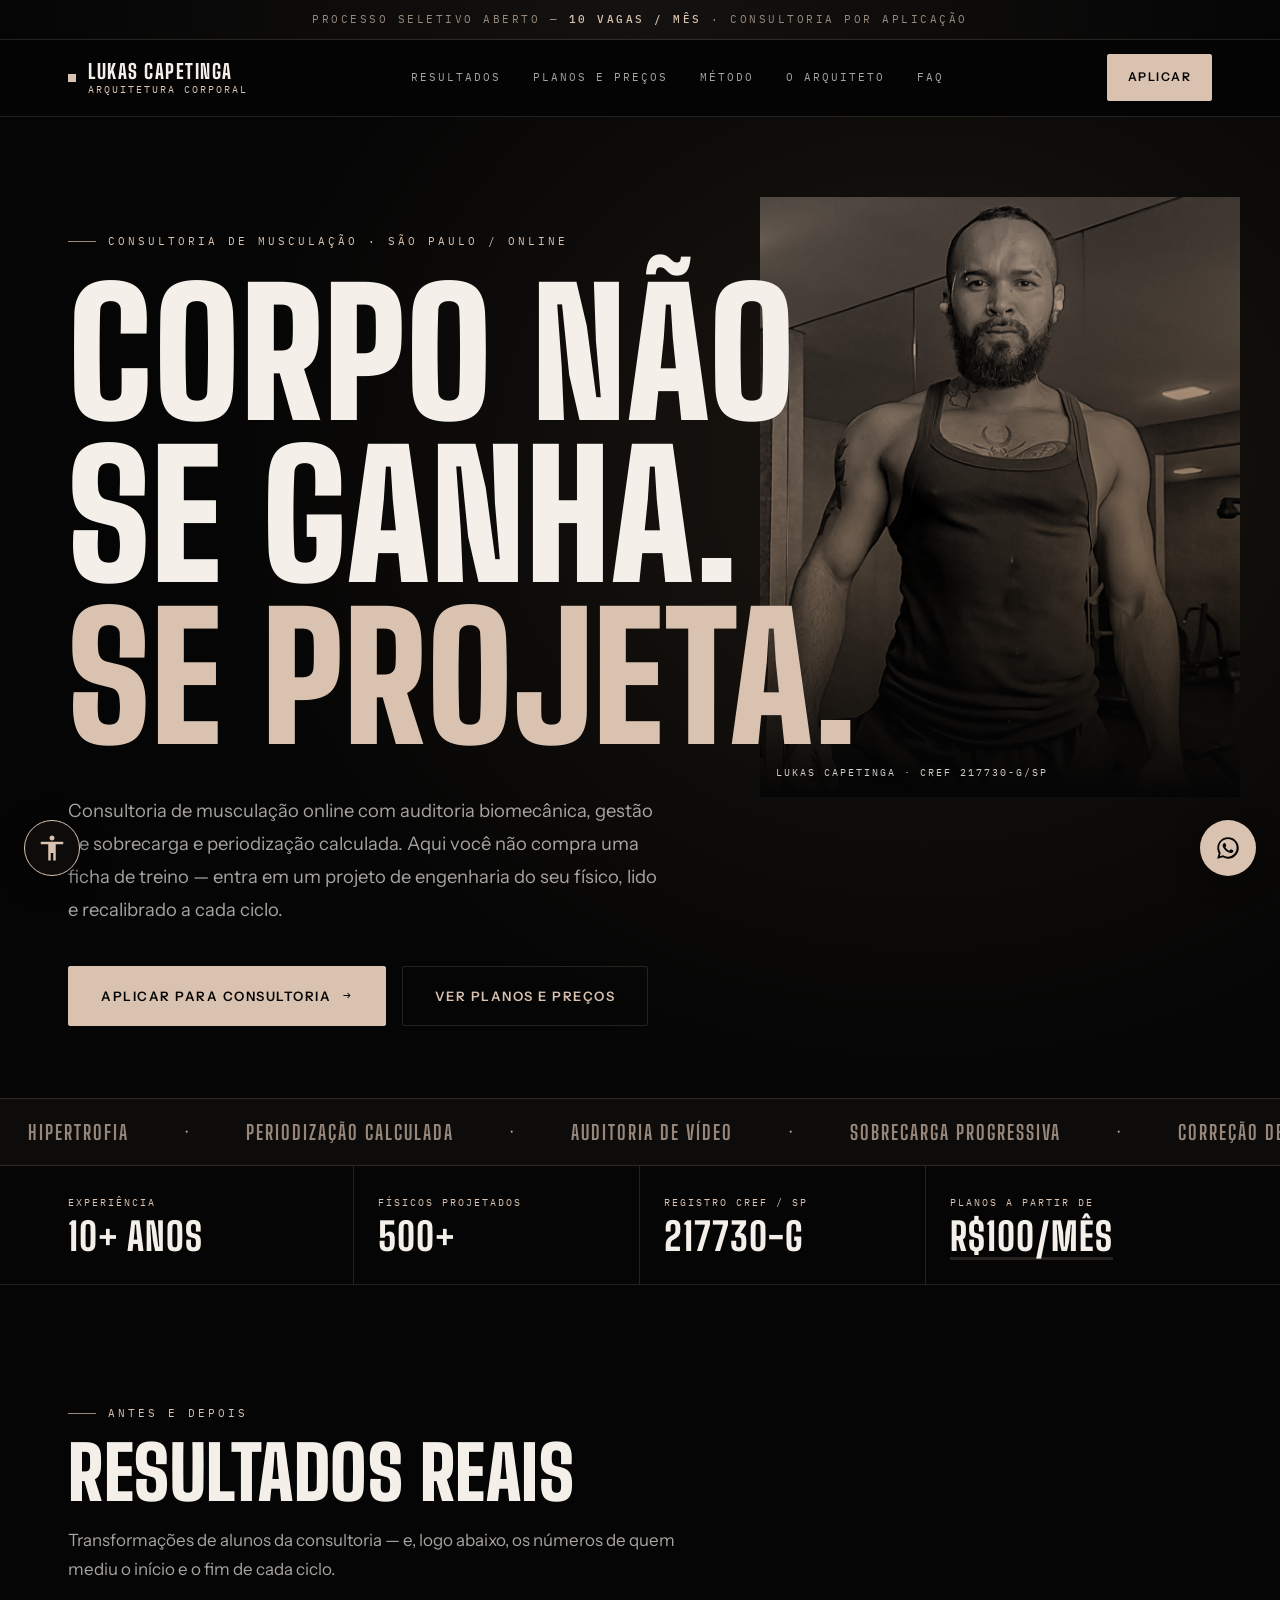
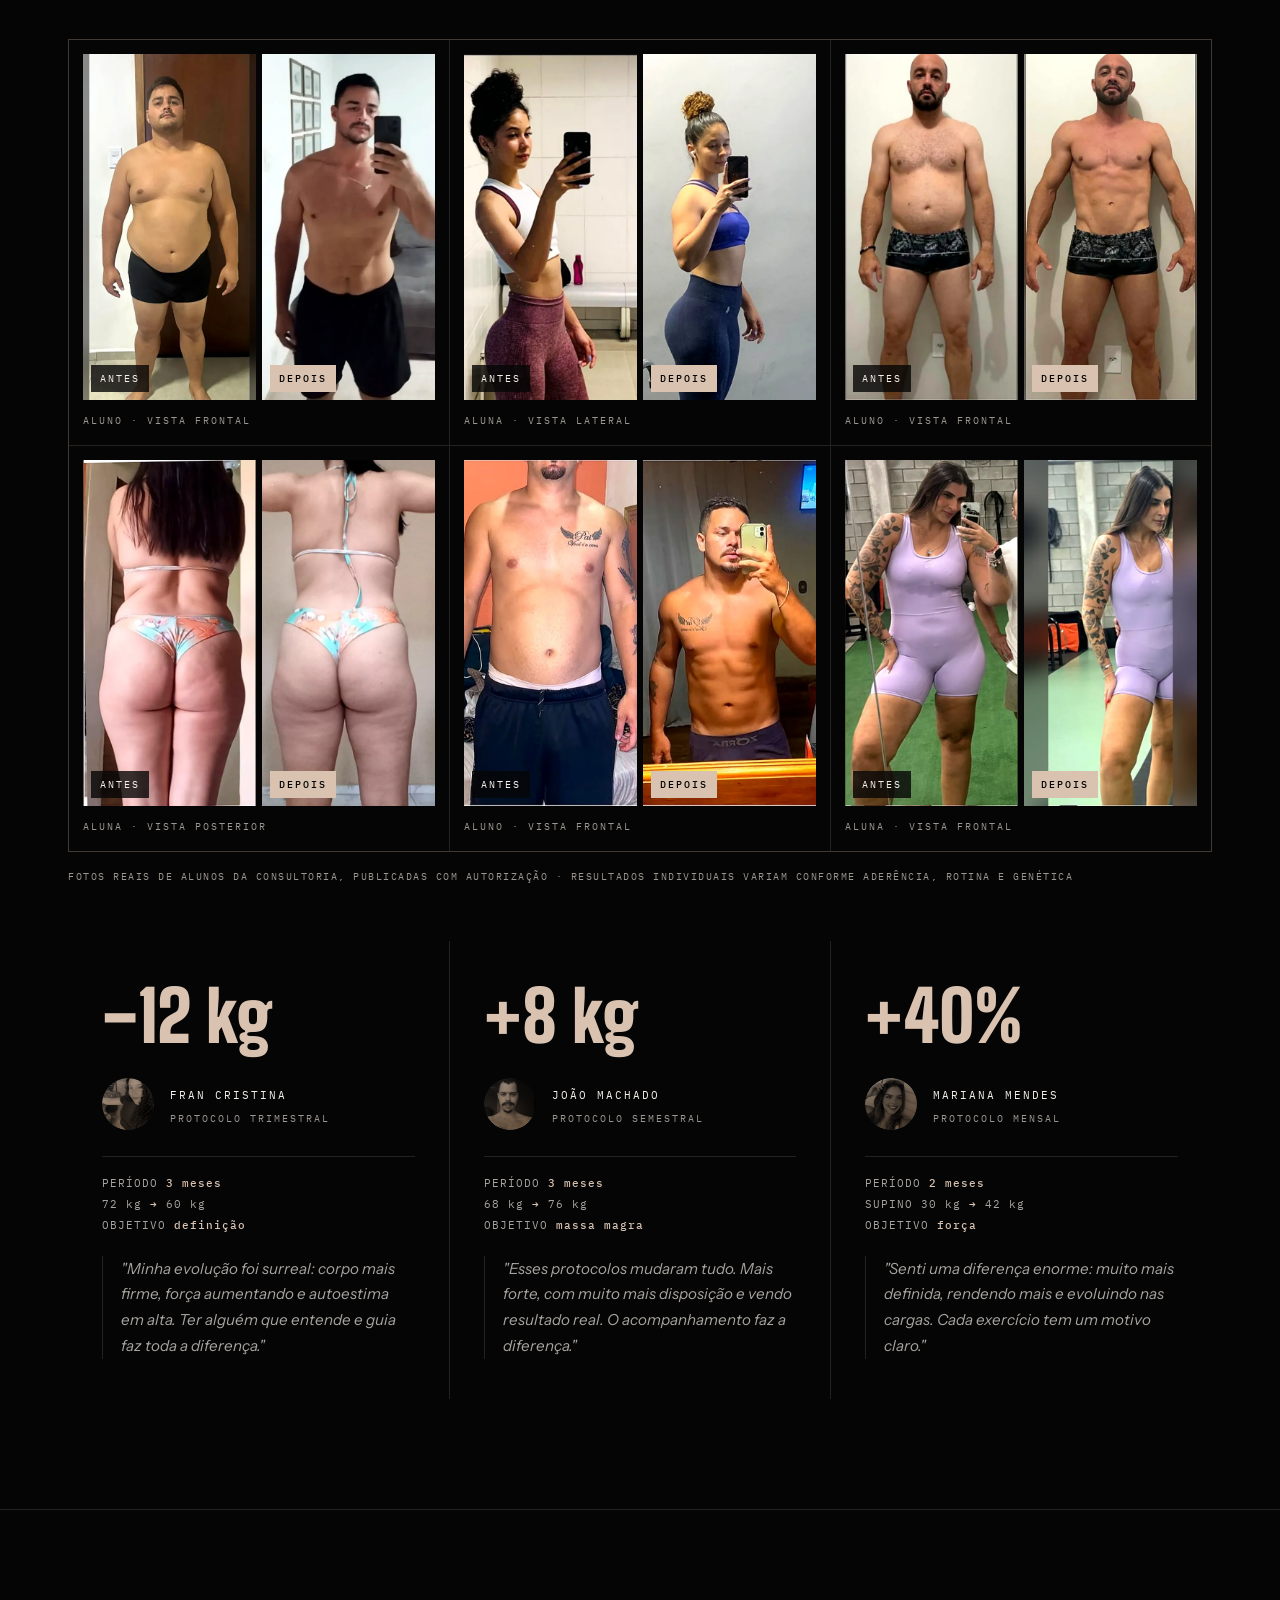
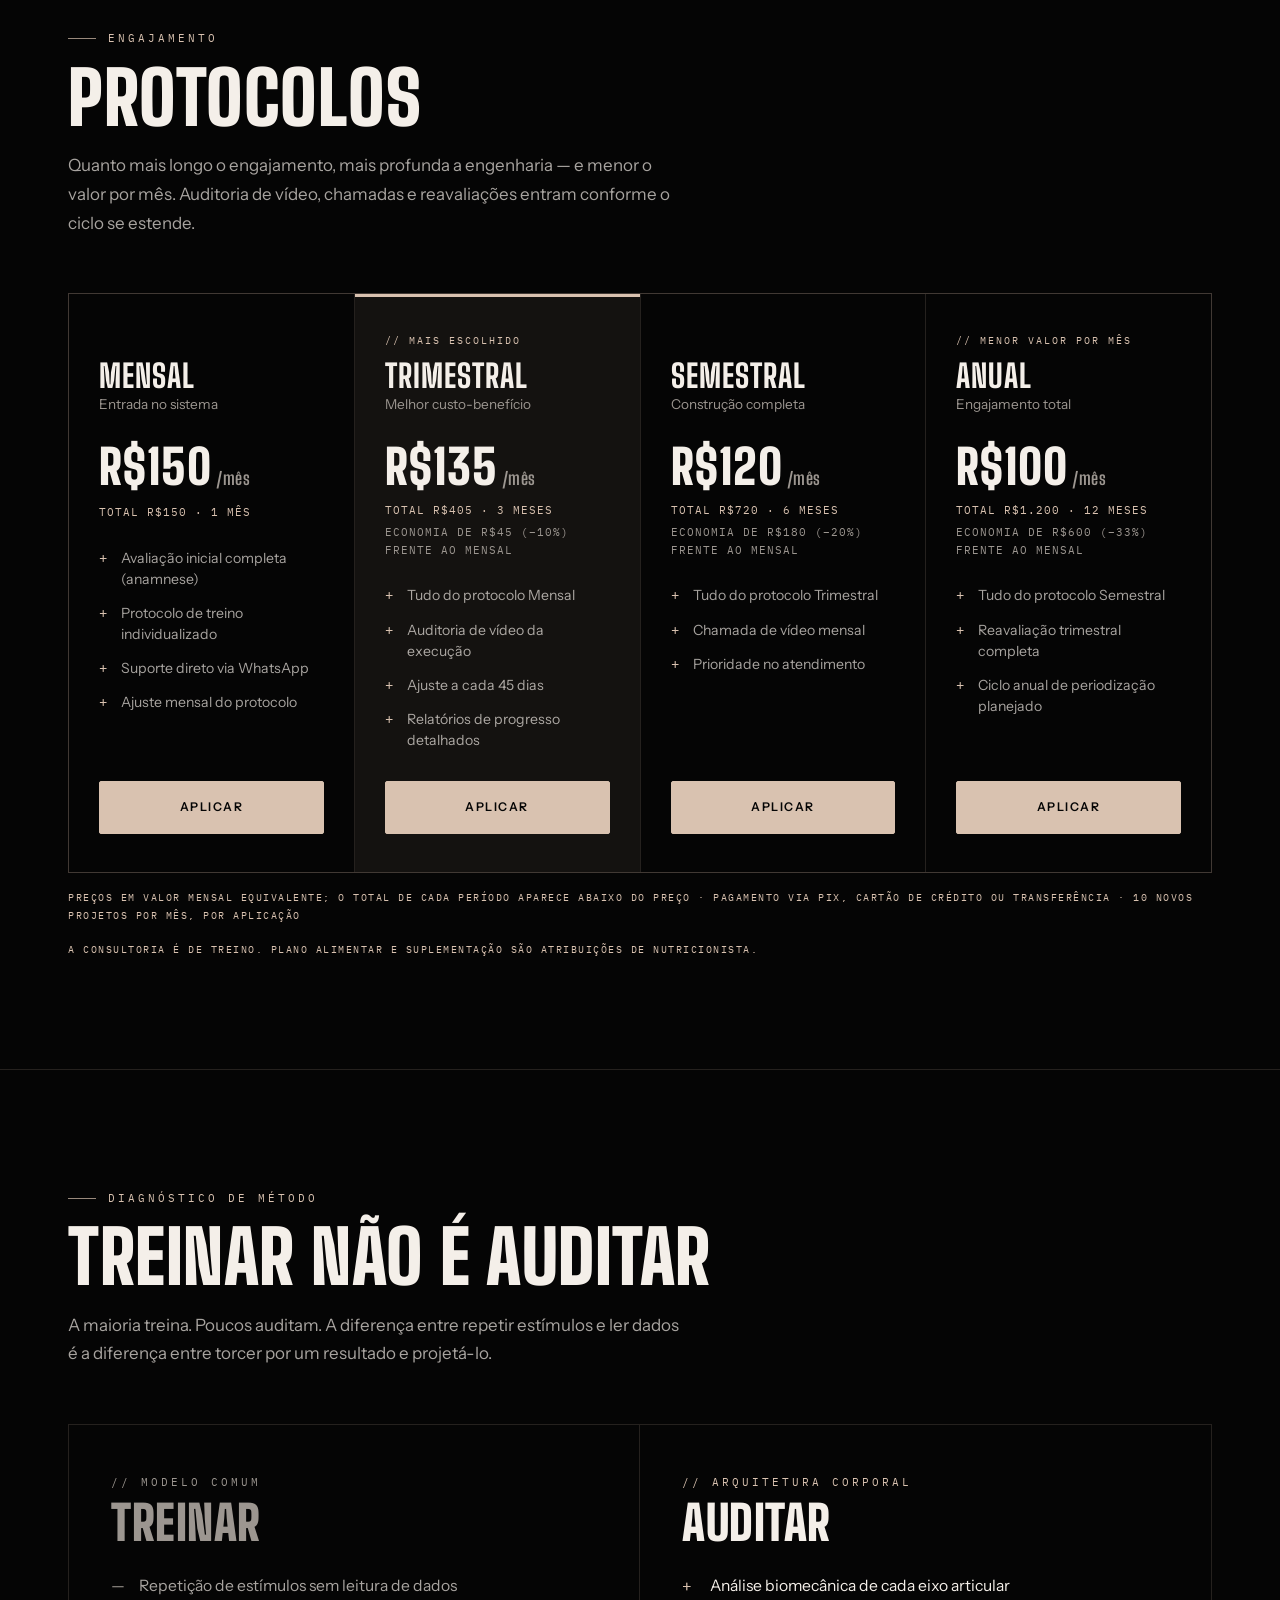
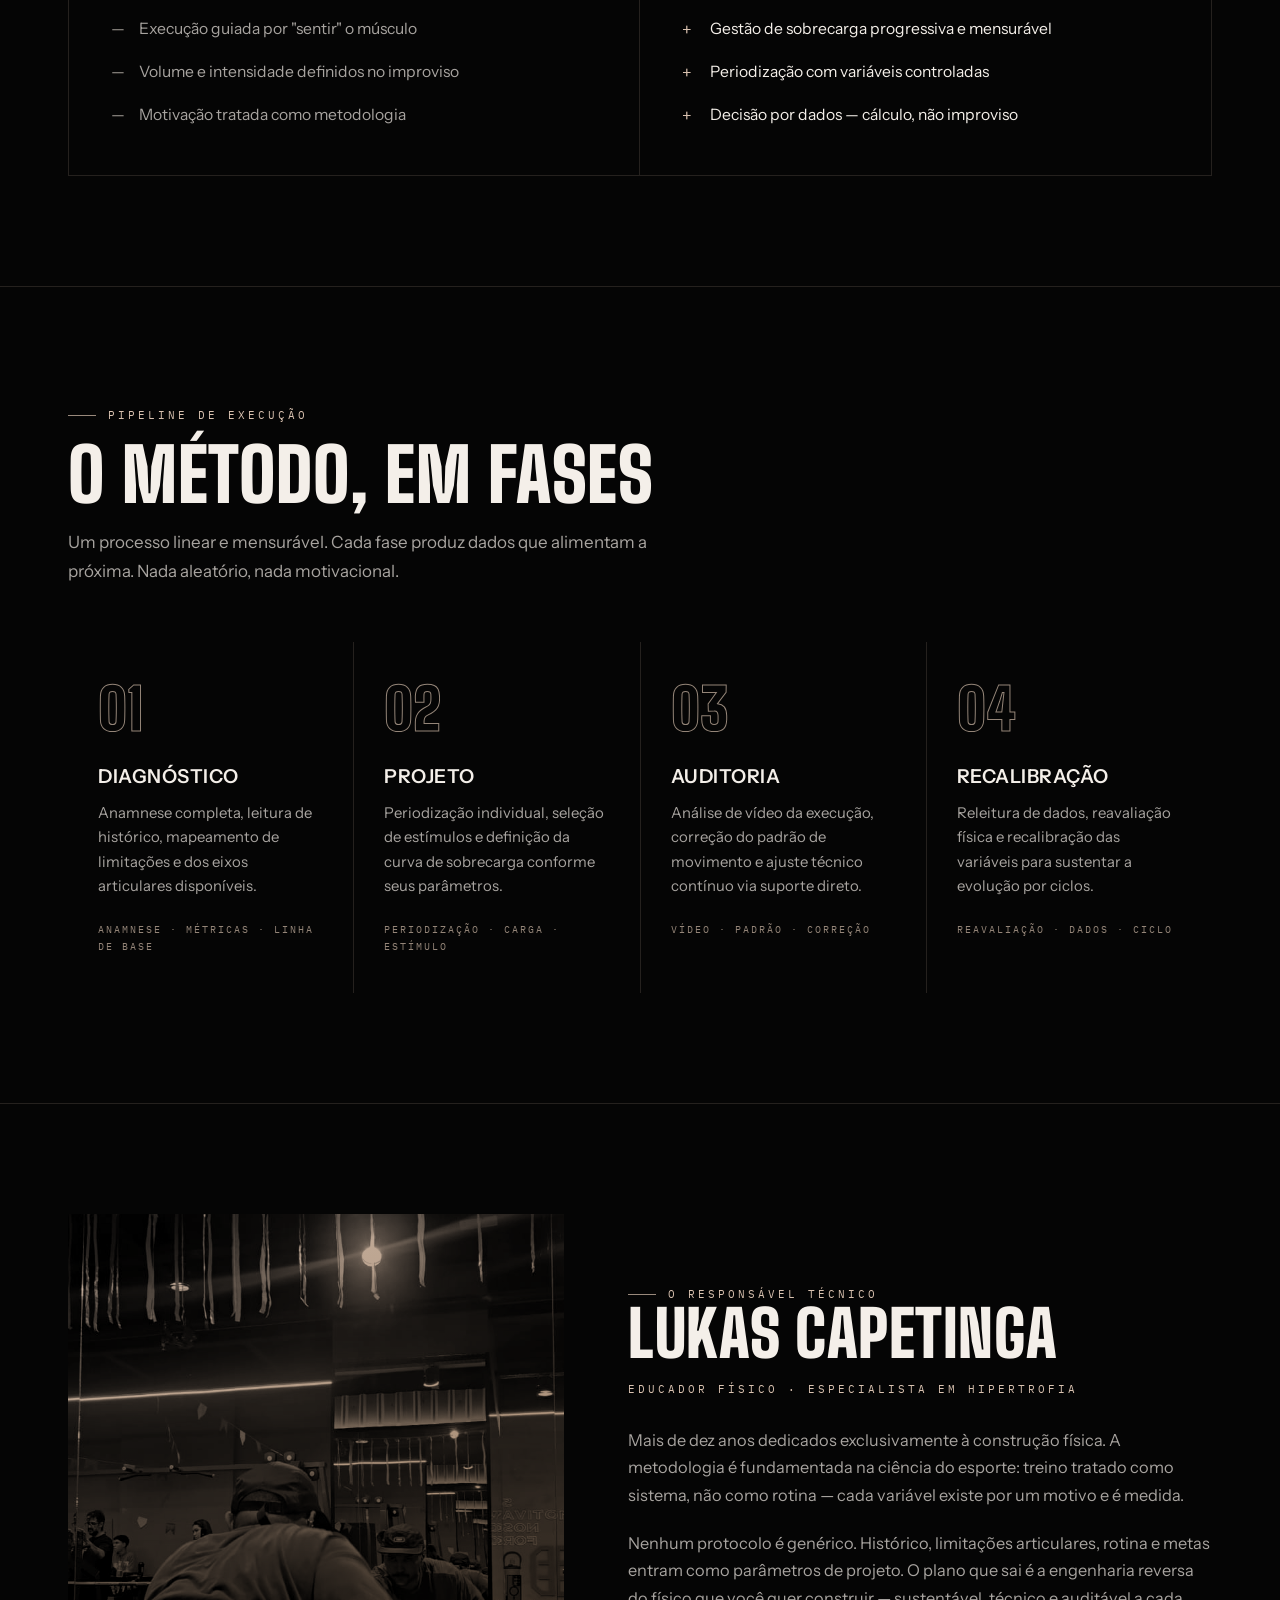
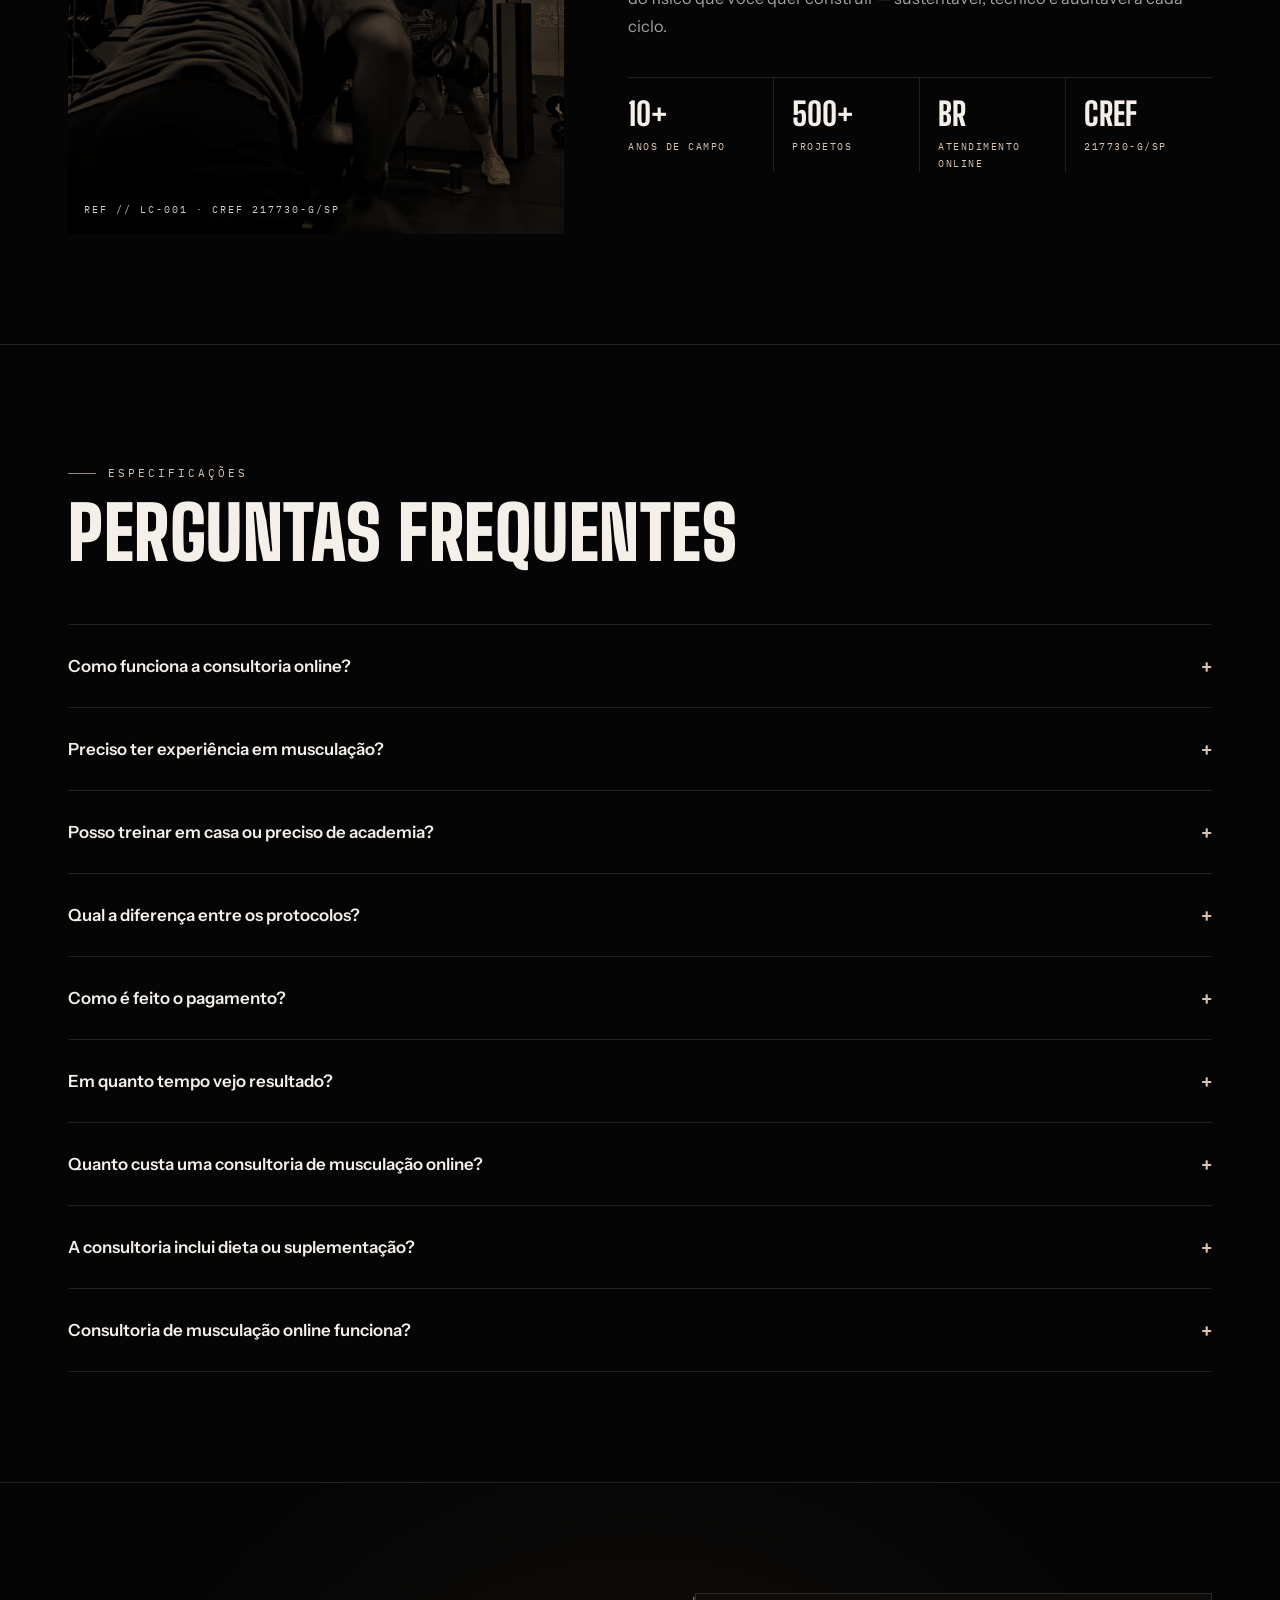
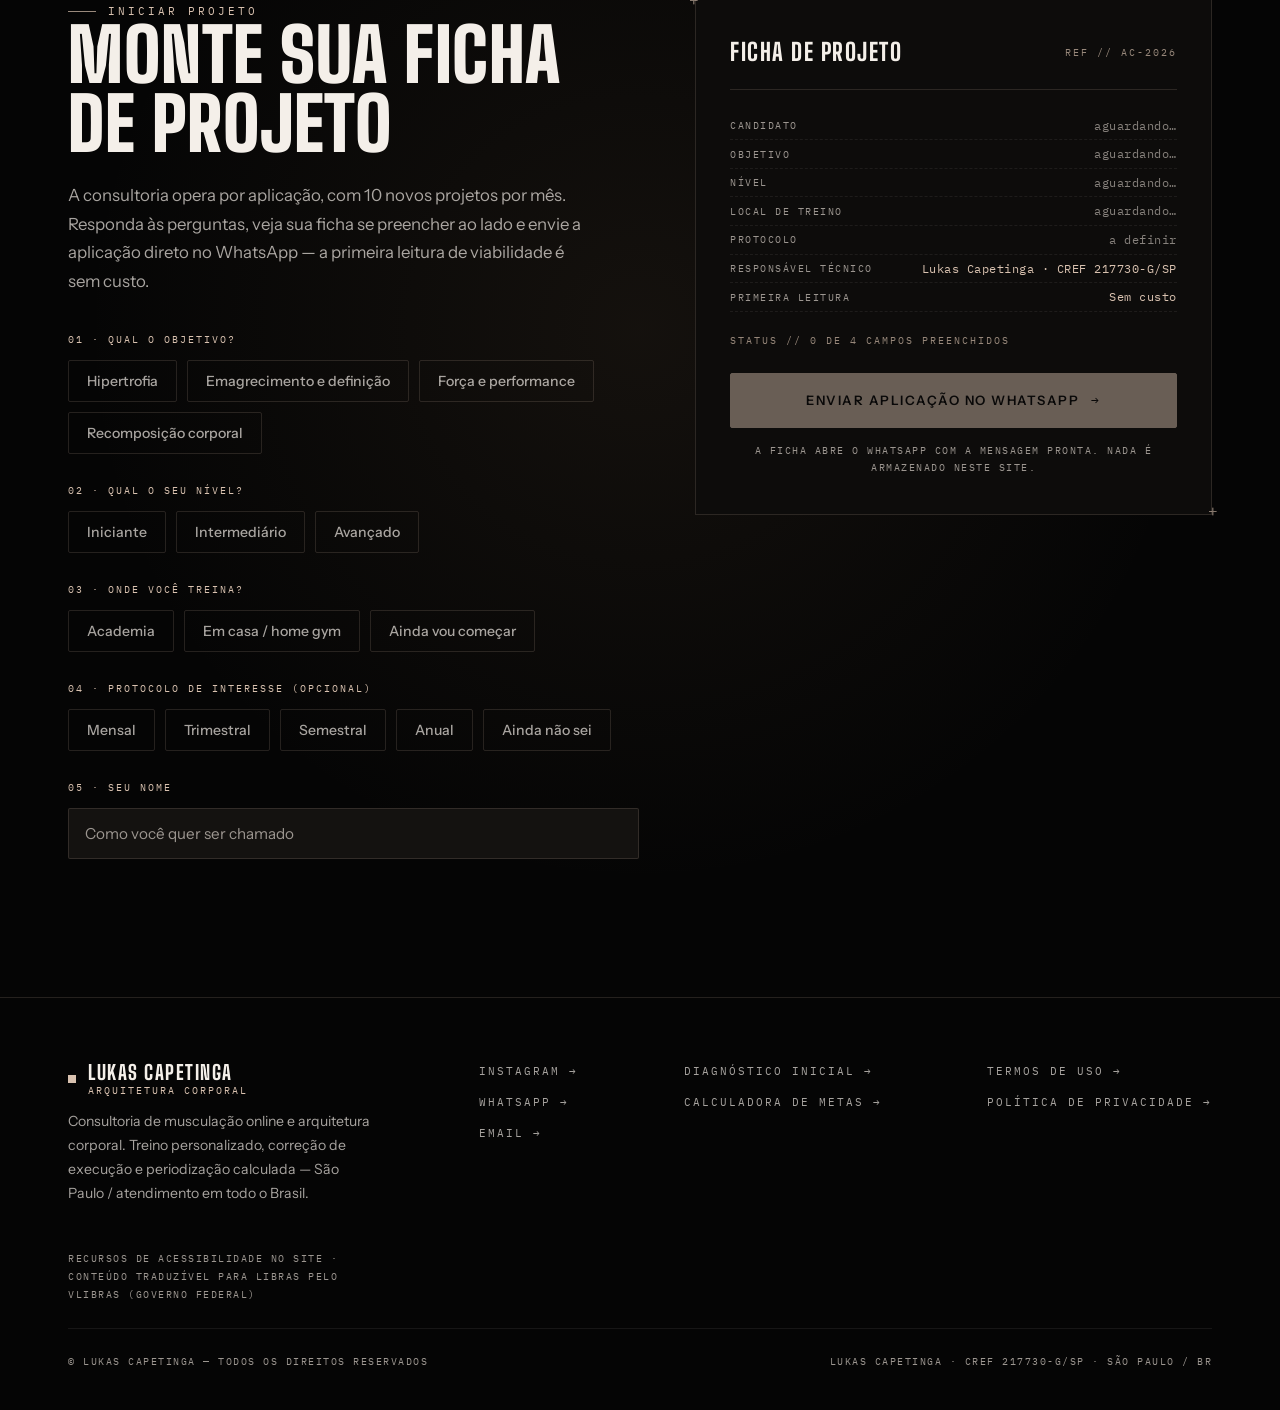
<file: index.html>
<!DOCTYPE html>
<html lang="pt-BR">
<head>
<meta charset="UTF-8" />
<meta name="viewport" content="width=device-width, initial-scale=1.0" />

<!-- Black Friday: ativa o hotsite somente em 27/11/2026, 00:00–23:59 (Brasília, UTC−3, sem horário de verão).
     Roda antes do CSS para não piscar o layout normal. Pré-visualização: ?bf=preview -->
<script>
  (function(){
    var INICIO=Date.UTC(2026,10,27,3,0,0);   // 27/11/2026 00:00 BRT
    var FIM=Date.UTC(2026,10,28,3,0,0);      // 28/11/2026 00:00 BRT
    var preview=/[?&]bf=preview(&|$)/.test(location.search);
    function noPeriodo(t){return t>=INICIO&&t<FIM;}
    window.BF={inicio:INICIO,fim:FIM,preview:preview,
      ativo:function(){return preview||noPeriodo(Date.now());}};
    if(window.BF.ativo())document.documentElement.classList.add('bf');
  })();
</script>

<!-- Microsoft Clarity -->
<script type="text/javascript">
  (function(c,l,a,r,i,t,y){
    c[a]=c[a]||function(){(c[a].q=c[a].q||[]).push(arguments)};
    t=l.createElement(r);t.async=1;t.src="https://www.clarity.ms/tag/"+i;
    y=l.getElementsByTagName(r)[0];y.parentNode.insertBefore(t,y);
  })(window, document, "clarity", "script", "xlhkn67v7l");
</script>

<!-- Primary Meta -->
<title>Consultoria de Musculação Online | Lukas Capetinga · Arquitetura Corporal</title>
<meta name="description" content="Consultoria de musculação online com Lukas Capetinga (CREF 217730-G/SP): treino personalizado, correção de execução por vídeo e periodização calculada. A partir de R$100/mês. 10 vagas/mês — aplique agora." />
<meta name="keywords" content="consultoria de musculação online, treino personalizado online, consultoria fitness, hipertrofia, periodização de treino, personal trainer online, emagrecimento, Lukas Capetinga, personal online São Paulo, arquitetura corporal" />
<meta name="author" content="Lukas Capetinga" />
<meta name="robots" content="index, follow, max-image-preview:large, max-snippet:-1, max-video-preview:-1" />
<meta name="theme-color" content="#050505" />
<meta name="geo.region" content="BR-SP" />
<meta name="geo.placename" content="São Paulo" />
<link rel="canonical" href="https://lukascapetinga.com.br/" />

<!-- Favicons -->
<link rel="icon" href="https://lukascapetinga.com.br/images/favicon_preto/favicon.ico" sizes="any" />
<link rel="icon" type="image/png" sizes="32x32" href="https://lukascapetinga.com.br/images/favicon_preto/favicon-32x32.png" />
<link rel="icon" type="image/png" sizes="16x16" href="https://lukascapetinga.com.br/images/favicon_preto/favicon-16x16.png" />
<link rel="apple-touch-icon" sizes="180x180" href="https://lukascapetinga.com.br/images/favicon_preto/apple-touch-icon.png" />
<link rel="manifest" href="https://lukascapetinga.com.br/images/favicon_preto/site.webmanifest" />

<!-- Open Graph -->
<meta property="og:type" content="website" />
<meta property="og:locale" content="pt_BR" />
<meta property="og:site_name" content="Lukas Capetinga — Arquitetura Corporal" />
<meta property="og:url" content="https://lukascapetinga.com.br/" />
<meta property="og:title" content="Consultoria de Musculação Online | Lukas Capetinga · Arquitetura Corporal" />
<meta property="og:description" content="Corpo não se ganha. Se projeta. Treino personalizado, correção de execução por vídeo e periodização calculada com Lukas Capetinga (CREF 217730-G/SP). 10 vagas por mês." />
<meta property="og:image" content="https://lukascapetinga.com.br/images/lukas/Lucas.jpeg" />
<meta property="og:image:width" content="1285" />
<meta property="og:image:height" content="1286" />
<meta property="og:image:type" content="image/jpeg" />
<meta property="og:image:alt" content="Lukas Capetinga, educador físico e especialista em hipertrofia" />

<!-- Twitter -->
<meta name="twitter:card" content="summary_large_image" />
<meta name="twitter:title" content="Consultoria de Musculação Online | Lukas Capetinga · Arquitetura Corporal" />
<meta name="twitter:description" content="Corpo não se ganha. Se projeta. Treino personalizado, correção de execução por vídeo e periodização calculada com Lukas Capetinga (CREF 217730-G/SP). 10 vagas por mês." />
<meta name="twitter:image" content="https://lukascapetinga.com.br/images/lukas/Lucas.jpeg" />

<link rel="preload" as="image" href="images/lukas/Lucas.jpeg" fetchpriority="high">
<link rel="preconnect" href="https://fonts.googleapis.com">
<link rel="preconnect" href="https://fonts.gstatic.com" crossorigin>
<link href="https://fonts.googleapis.com/css2?family=Big+Shoulders+Display:wght@600;700;800;900&family=Instrument+Sans:ital,wght@0,400;0,500;0,600;1,400&family=IBM+Plex+Mono:wght@400;500&display=swap" rel="stylesheet">

<style>
  :root{
    --preto:#050505;
    --carvao:#0D0C0B;
    --grafite:#141210;
    --areia:#D9C2B0;
    --areia-dim:rgba(217,194,176,0.68);
    --bronze:#9C7A58;
    --osso:#F4EFE9;
    --texto:rgba(244,239,233,0.68);
    --texto-2:#9C9690;
    --linha:rgba(217,194,176,0.15);
    --linha-suave:rgba(244,239,233,0.07);
    --maxw:1200px;
  }

  *{box-sizing:border-box;margin:0;padding:0}
  html{scroll-behavior:smooth}
  body{
    background:var(--preto);
    color:var(--osso);
    font-family:'Instrument Sans',sans-serif;
    font-weight:400;
    line-height:1.7;
    -webkit-font-smoothing:antialiased;
    overflow-x:hidden;
  }
  img{max-width:100%}

  /* ---------- Tipografia ---------- */
  h1,h2,h3{
    font-family:'Big Shoulders Display',sans-serif;
    text-transform:uppercase;
    font-weight:900;
    line-height:.94;
    letter-spacing:.5px;
    color:var(--osso);
  }
  h4{font-family:'Instrument Sans',sans-serif;font-weight:600;color:var(--osso);line-height:1.3}
  p{color:var(--texto)}
  a{color:inherit;text-decoration:none}

  .eyebrow{
    font-family:'IBM Plex Mono',monospace;
    text-transform:uppercase;
    font-size:11px;
    letter-spacing:3px;
    color:var(--areia);
    display:inline-flex;
    align-items:center;
    gap:12px;
  }
  .eyebrow::before{content:"";width:28px;height:1px;background:var(--areia);opacity:.7}
  .mono{font-family:'IBM Plex Mono',monospace;letter-spacing:1px}
  .sr-only{position:absolute;width:1px;height:1px;padding:0;margin:-1px;overflow:hidden;clip:rect(0,0,0,0);white-space:nowrap;border:0}
  .skip-link{
    position:absolute;left:-9999px;top:0;z-index:100;
    background:var(--areia);color:var(--preto);
    font-family:'Instrument Sans',sans-serif;font-weight:600;font-size:14px;
    padding:14px 22px;border-radius:0 0 2px 0;text-transform:uppercase;letter-spacing:1px;
  }
  .skip-link:focus{left:0}
  a:focus-visible,button:focus-visible,input:focus-visible{outline:2px solid var(--areia);outline-offset:3px}

  /* ---------- Layout ---------- */
  .wrap{max-width:var(--maxw);margin:0 auto;padding:0 28px}
  .band{padding:110px 0;border-top:1px solid var(--linha)}
  .sec-head{max-width:64ch;margin-bottom:56px}
  .sec-head h2{font-size:clamp(2.6rem,6vw,4.6rem);margin:16px 0 0}
  .sec-head p{margin-top:18px;font-size:1.06rem;max-width:56ch}

  /* ---------- Botões ---------- */
  .btn{
    display:inline-flex;align-items:center;justify-content:center;gap:12px;
    font-family:'Instrument Sans',sans-serif;font-weight:600;
    text-transform:uppercase;letter-spacing:1.5px;font-size:13px;
    padding:18px 32px;border-radius:2px;cursor:pointer;border:1px solid var(--areia);
    background:var(--areia);color:var(--preto);
    transition:background .25s ease,color .25s ease,transform .2s ease;
  }
  .btn:hover{background:transparent;color:var(--areia)}
  .btn:focus-visible{outline:2px solid var(--osso);outline-offset:3px}
  .btn .arw{font-family:'IBM Plex Mono',monospace;font-weight:400}
  .btn-ghost{background:transparent;color:var(--areia);border:1px solid var(--linha)}
  .btn-ghost:hover{background:var(--areia);color:var(--preto);border-color:var(--areia)}

  /* ---------- Faixa de vagas ---------- */
  .strip{
    border-bottom:1px solid var(--linha);
    background:linear-gradient(90deg,var(--preto),var(--grafite),var(--preto));
    text-align:center;
    padding:10px 16px;
    font-family:'IBM Plex Mono',monospace;
    font-size:11px;letter-spacing:2.5px;text-transform:uppercase;
    color:var(--areia-dim);
  }
  .strip strong{color:var(--areia);font-weight:500}

  /* ---------- Nav ---------- */
  header.nav{
    position:sticky;top:0;z-index:60;
    background:rgba(5,5,5,0.85);
    backdrop-filter:blur(14px);
    border-bottom:1px solid var(--linha);
  }
  .nav-inner{display:flex;align-items:center;justify-content:space-between;height:76px}
  .brand{
    font-family:'Big Shoulders Display',sans-serif;font-weight:800;text-transform:uppercase;
    letter-spacing:1.5px;font-size:20px;color:var(--osso);display:flex;align-items:center;gap:12px;line-height:1;
  }
  .brand .dot{width:8px;height:8px;background:var(--areia);flex-shrink:0}
  .brand small{font-family:'IBM Plex Mono',monospace;font-size:10px;letter-spacing:2px;color:var(--areia);font-weight:400;display:block;margin-top:4px}
  .nav-links{display:flex;align-items:center;gap:32px}
  .nav-links a{
    font-family:'IBM Plex Mono',monospace;font-size:11px;text-transform:uppercase;
    letter-spacing:2px;color:var(--texto);transition:color .2s;
  }
  .nav-links a:hover,.nav-links a:focus-visible{color:var(--areia);text-decoration:underline;text-underline-offset:6px}
  .nav-cta{font-family:'Instrument Sans';font-weight:600;font-size:12px;letter-spacing:1.5px;text-transform:uppercase;
    color:var(--preto);background:var(--areia);padding:12px 20px;border-radius:2px;transition:background .25s,color .25s;border:1px solid var(--areia)}
  .nav-cta:hover{background:transparent;color:var(--areia)}
  .burger{display:none;background:none;border:1px solid var(--linha);color:var(--osso);width:44px;height:44px;border-radius:2px;cursor:pointer;font-size:18px}
  .mobile-menu{display:none;flex-direction:column;border-bottom:1px solid var(--linha);background:var(--carvao)}
  .mobile-menu a{padding:16px 28px;border-top:1px solid var(--linha-suave);font-family:'IBM Plex Mono';font-size:12px;letter-spacing:2px;text-transform:uppercase;color:var(--texto)}

  /* ---------- Duotone (assinatura fotográfica) ---------- */
  .duo{position:relative;overflow:hidden;background:var(--preto)}
  .duo img{width:100%;height:100%;object-fit:cover;display:block;filter:grayscale(1) contrast(1.08) brightness(.92)}
  .duo::after{
    content:"";position:absolute;inset:0;
    background:linear-gradient(160deg,var(--areia) 0%,var(--bronze) 100%);
    mix-blend-mode:multiply;
  }

  /* ---------- Hero ---------- */
  .hero{position:relative;overflow:hidden;padding:80px 0 0}
  .hero-glow{position:absolute;inset:0;pointer-events:none;
    background:radial-gradient(ellipse at 72% 30%,rgba(156,122,88,0.14) 0%,transparent 55%)}
  .hero-stage{position:relative;min-height:640px}
  .hero-photo{
    position:absolute;right:0;top:0;
    width:min(42vw,480px);aspect-ratio:4/5;
    z-index:1;
  }
  .hero-photo .stamp{
    position:absolute;bottom:16px;left:16px;z-index:2;
    font-family:'IBM Plex Mono',monospace;font-size:10px;letter-spacing:2px;
    color:var(--osso);text-transform:uppercase;opacity:.85;
  }
  .hero-photo .fade{position:absolute;inset:0;z-index:1;background:linear-gradient(to top,var(--preto) 0%,transparent 40%)}
  .hero-copy{position:relative;z-index:2;padding-top:26px}
  .hero h1{
    font-size:clamp(4rem,13.5vw,11.5rem);
    letter-spacing:1px;
    margin:22px 0 0;
  }
  .hero h1 .l1{display:block}
  .hero h1 .l2{display:block;color:var(--areia)}
  .hero .lede{max-width:50ch;margin:34px 0 40px;font-size:clamp(1rem,1.5vw,1.15rem);line-height:1.8}
  .hero-actions{display:flex;gap:16px;flex-wrap:wrap;padding-bottom:72px}

  /* marquee */
  .marquee{
    border-top:1px solid var(--linha);border-bottom:1px solid var(--linha);
    overflow:hidden;white-space:nowrap;padding:16px 0;
    background:var(--carvao);
  }
  .marquee-track{display:inline-block;animation:marq 32s linear infinite}
  .marquee span{
    font-family:'Big Shoulders Display',sans-serif;font-weight:700;text-transform:uppercase;
    font-size:1.25rem;letter-spacing:2px;color:var(--areia-dim);margin:0 28px;
  }
  .marquee span::after{content:"·";margin-left:56px;color:var(--areia)}
  @keyframes marq{from{transform:translateX(0)}to{transform:translateX(-50%)}}

  /* specs */
  .spec-row{display:grid;grid-template-columns:repeat(4,1fr)}
  .spec{padding:28px 24px;border-right:1px solid var(--linha)}
  .spec:first-child{padding-left:0}
  .spec:last-child{border-right:none}
  .spec .k{font-family:'IBM Plex Mono';font-size:10px;letter-spacing:2px;color:var(--areia);text-transform:uppercase}
  .spec .v{font-family:'Big Shoulders Display';font-weight:800;font-size:2.4rem;letter-spacing:1px;margin-top:6px;text-transform:uppercase;line-height:1}
  .spec .v a{text-decoration:underline;text-decoration-color:var(--linha);text-underline-offset:6px;transition:color .2s}
  .spec .v a:hover,.spec .v a:focus-visible{color:var(--areia);text-decoration-color:var(--areia)}

  /* ---------- Treinar x Auditar ---------- */
  .versus{display:grid;grid-template-columns:1fr 1fr;border:1px solid var(--linha)}
  .vcol{padding:48px 42px}
  .vcol:first-child{border-right:1px solid var(--linha)}
  .vcol .tag{font-family:'IBM Plex Mono';font-size:11px;letter-spacing:3px;text-transform:uppercase;display:block;margin-bottom:8px}
  .vcol.old .tag{color:var(--texto-2)}
  .vcol.new .tag{color:var(--areia)}
  .vcol h3{font-size:3rem;margin-bottom:28px}
  .vcol.old h3{color:var(--texto-2)}
  .vlist{list-style:none;display:flex;flex-direction:column;gap:18px}
  .vlist li{position:relative;padding-left:28px;font-size:.98rem;line-height:1.6}
  .vcol.old .vlist li{color:var(--texto)}
  .vcol.old .vlist li::before{content:"\2014";position:absolute;left:0;color:var(--texto-2)}
  .vcol.new .vlist li{color:var(--osso)}
  .vcol.new .vlist li::before{content:"+";position:absolute;left:0;color:var(--areia);font-family:'IBM Plex Mono'}

  /* ---------- Método ---------- */
  .phases{display:grid;grid-template-columns:repeat(4,1fr);gap:1px;background:var(--linha)}
  .phase{background:var(--preto);padding:38px 30px;position:relative;transition:background .3s}
  .phase:hover{background:var(--grafite)}
  .phase .ix{
    font-family:'Big Shoulders Display';font-weight:900;font-size:3.6rem;line-height:1;
    color:transparent;-webkit-text-stroke:1px var(--areia-dim);display:block;
  }
  .phase h3{font-family:'Instrument Sans',sans-serif;font-weight:600;font-size:1.2rem;margin:26px 0 12px;text-transform:uppercase;letter-spacing:.5px;line-height:1.3}
  .phase p{font-size:.93rem;line-height:1.65}
  .phase .meta{font-family:'IBM Plex Mono';font-size:10px;letter-spacing:2px;color:var(--areia-dim);text-transform:uppercase;margin-top:22px;display:block}

  /* ---------- Arquiteto ---------- */
  .arch{display:grid;grid-template-columns:0.85fr 1fr;gap:64px;align-items:center}
  .arch-photo{aspect-ratio:4/5;position:relative}
  .arch-photo .stamp{position:absolute;bottom:16px;left:16px;z-index:2;font-family:'IBM Plex Mono';font-size:10px;letter-spacing:2px;color:var(--osso);text-transform:uppercase;opacity:.85}
  .arch-body h2{font-size:clamp(2.6rem,5vw,4.2rem)}
  .arch-body .role{font-family:'IBM Plex Mono';font-size:11px;letter-spacing:3px;color:var(--areia);text-transform:uppercase;margin:16px 0 28px;display:block}
  .arch-body p{margin-bottom:20px;font-size:1.02rem}
  .creds{display:grid;grid-template-columns:repeat(4,1fr);margin-top:36px;border-top:1px solid var(--linha)}
  .cred{padding:20px 18px 0;border-right:1px solid var(--linha)}
  .cred:first-child{padding-left:0}
  .cred:last-child{border-right:none}
  .cred .n{font-family:'Big Shoulders Display';font-weight:800;font-size:2rem;line-height:1}
  .cred .l{font-family:'IBM Plex Mono';font-size:10px;letter-spacing:1.5px;color:var(--areia);text-transform:uppercase;margin-top:8px}

  /* ---------- Resultados ---------- */
  .results{display:grid;grid-template-columns:repeat(3,1fr);gap:1px;background:var(--linha)}
  .rcard{background:var(--preto);padding:40px 34px;display:flex;flex-direction:column;transition:background .3s}
  .rcard:hover{background:var(--grafite)}
  .rcard .delta{font-family:'Big Shoulders Display';font-weight:900;font-size:4.4rem;line-height:1;color:var(--areia)}
  .rcard .rhead{display:flex;align-items:center;gap:16px;margin:26px 0 6px}
  .rcard .avatar{width:52px;height:52px;border-radius:50%;flex-shrink:0}
  .rcard .avatar img{border-radius:50%}
  .rcard .avatar::after{border-radius:50%}
  .rcard .who{font-family:'IBM Plex Mono';font-size:11px;letter-spacing:2px;text-transform:uppercase;color:var(--osso)}
  .rcard .plan-l{font-family:'IBM Plex Mono';font-size:10px;letter-spacing:2px;color:var(--texto-2);text-transform:uppercase;display:block;margin-top:3px}
  .rcard .data{margin:20px 0;border-top:1px solid var(--linha);padding-top:16px;font-family:'IBM Plex Mono';font-size:11px;letter-spacing:1px;color:var(--texto);line-height:1.9}
  .rcard .data strong{color:var(--areia);font-weight:500}
  .rcard blockquote{font-size:.95rem;line-height:1.7;color:var(--texto);font-style:italic;border-left:1px solid var(--linha);padding-left:18px;margin-top:auto}

  /* ---------- Transformações (antes e depois) ---------- */
  .tf{display:grid;grid-template-columns:repeat(3,1fr);gap:1px;background:var(--linha);border:1px solid var(--linha)}
  .tf:focus-visible{outline:2px solid var(--areia);outline-offset:4px}
  .tf-card{background:var(--preto);padding:14px 14px 16px;margin:0}
  .tf-pair{display:grid;grid-template-columns:1fr 1fr;gap:6px}
  .tf-img{position:relative;aspect-ratio:1/2;overflow:hidden;background:var(--carvao)}
  .tf-img img{width:100%;height:100%;object-fit:cover;display:block}
  .tf-tag{
    position:absolute;left:8px;bottom:8px;
    font-family:'IBM Plex Mono',monospace;font-size:10px;letter-spacing:2px;text-transform:uppercase;
    background:rgba(5,5,5,.8);color:var(--osso);padding:5px 9px;
  }
  .tf-img.depois .tf-tag{background:var(--areia);color:var(--preto);font-weight:500}
  .tf-card figcaption{font-family:'IBM Plex Mono',monospace;font-size:10px;letter-spacing:2px;text-transform:uppercase;color:var(--texto-2);margin-top:12px}
  .tf-note{font-family:'IBM Plex Mono',monospace;font-size:10px;letter-spacing:1.5px;text-transform:uppercase;color:var(--texto-2);margin:16px 0 56px}

  /* ---------- Protocolos ---------- */
  .plans{display:grid;grid-template-columns:repeat(4,1fr);gap:1px;background:var(--linha);border:1px solid var(--linha)}
  .plan{background:var(--preto);padding:38px 30px;display:flex;flex-direction:column;position:relative}
  .plan.feat{background:var(--grafite);box-shadow:inset 0 3px 0 var(--areia)}
  .plan .ptag{font-family:'IBM Plex Mono';font-size:10px;letter-spacing:2px;text-transform:uppercase;color:var(--areia);min-height:15px;display:block}
  .plan h3{font-family:'Big Shoulders Display';font-weight:800;font-size:2rem;text-transform:uppercase;letter-spacing:1px;margin:12px 0 2px}
  .plan .sub{font-size:.85rem;color:var(--texto-2)}
  .plan .price{margin:26px 0 2px;font-family:'Big Shoulders Display';font-weight:900;font-size:3rem;letter-spacing:1px;line-height:1}
  .plan .price small{font-size:1.1rem;font-weight:700;color:var(--texto-2);margin-left:4px;letter-spacing:.5px}
  .plan .price-eq{font-family:'IBM Plex Mono';font-size:.7rem;letter-spacing:1px;color:var(--areia);display:block;margin-top:10px;text-transform:uppercase}
  .plan .price-eq s{color:var(--texto-2);margin-left:6px}
  .plan .price-save{font-family:'IBM Plex Mono';font-size:.66rem;letter-spacing:1px;color:var(--texto-2);display:block;margin-top:4px;text-transform:uppercase}
  .plan .price-old{font-family:'IBM Plex Mono';font-size:.8rem;letter-spacing:1px;color:var(--texto-2);display:block;margin-top:26px}
  .plan .price-old + .price{margin-top:4px}
  .plan ul{list-style:none;margin:26px 0 30px;display:flex;flex-direction:column;gap:13px;flex:1}
  .plan li{position:relative;padding-left:22px;font-size:.88rem;line-height:1.5;color:var(--texto)}
  .plan li::before{content:"+";position:absolute;left:0;color:var(--areia);font-family:'IBM Plex Mono'}
  .plan .btn{width:100%;font-size:12px;padding:15px}
  .plans-note{margin-top:16px;line-height:1.8;font-family:'IBM Plex Mono';font-size:10px;letter-spacing:1.5px;color:var(--areia);text-transform:uppercase;background:var(--preto)}

  /* ---------- FAQ ---------- */
  .faq{border-top:1px solid var(--linha)}
  .qitem{border-bottom:1px solid var(--linha)}
  .qbtn{width:100%;background:none;border:none;color:var(--osso);text-align:left;cursor:pointer;
    padding:26px 0;display:flex;justify-content:space-between;align-items:center;gap:24px;
    font-family:'Instrument Sans';font-weight:600;font-size:1.05rem}
  .qbtn .ic{font-family:'IBM Plex Mono';color:var(--areia);font-size:1.2rem;flex-shrink:0;transition:transform .3s}
  .qitem.open .ic{transform:rotate(45deg)}
  .qans{max-height:0;overflow:hidden;transition:max-height .35s ease}
  .qans p{padding:0 0 28px;max-width:74ch;font-size:.98rem}
  .qbtn:focus-visible{outline:2px solid var(--areia);outline-offset:4px}

  /* ---------- Ficha de Projeto (assinatura) ---------- */
  .apply{position:relative;overflow:hidden}
  .apply .glow{position:absolute;inset:0;pointer-events:none;background:radial-gradient(circle at 50% 40%,rgba(156,122,88,0.1) 0%,transparent 60%)}
  .apply-inner{display:grid;grid-template-columns:1.05fr 0.95fr;gap:56px;align-items:start;position:relative;z-index:1}
  .apply h2{font-size:clamp(2.6rem,6vw,4.6rem);max-width:14ch}
  .apply .lede{margin:22px 0 36px;font-size:1.05rem;max-width:48ch}

  .qz-group{margin-bottom:28px}
  .qz-label{font-family:'IBM Plex Mono';font-size:10px;letter-spacing:2px;text-transform:uppercase;color:var(--areia);display:block;margin-bottom:12px}
  .chips{display:flex;flex-wrap:wrap;gap:10px}
  .chip{
    font-family:'Instrument Sans';font-size:.88rem;font-weight:500;
    background:transparent;border:1px solid var(--linha);color:var(--texto);
    padding:11px 18px;border-radius:2px;cursor:pointer;
    transition:border-color .2s,color .2s,background .2s;
  }
  .chip:hover{border-color:var(--areia-dim);color:var(--osso)}
  .chip[aria-pressed="true"]{background:var(--areia);color:var(--preto);border-color:var(--areia);font-weight:600}
  .chip[aria-pressed="true"]::before{content:"✓ ";font-weight:700}
  .chip:focus-visible{outline:2px solid var(--areia);outline-offset:3px}
  .qz-field{margin-bottom:28px}
  .qz-field input{
    width:100%;background:var(--grafite);border:1px solid var(--linha);color:var(--osso);
    padding:15px 16px;border-radius:2px;font-family:'Instrument Sans';font-size:.95rem;
  }
  .qz-field input:focus{outline:none;border-color:var(--areia)}
  .qz-field input::placeholder{color:var(--texto-2)}

  .brief{
    border:1px solid var(--linha);background:var(--carvao);
    position:relative;padding:38px 34px;
  }
  .brief::before{content:"+";position:absolute;top:-8px;left:-7px;font-family:'IBM Plex Mono';color:var(--areia);opacity:.6}
  .brief::after{content:"+";position:absolute;bottom:-10px;right:-7px;font-family:'IBM Plex Mono';color:var(--areia);opacity:.6}
  .brief-head{display:flex;justify-content:space-between;align-items:center;border-bottom:1px solid var(--linha);padding-bottom:16px;margin-bottom:22px}
  .brief-head .t{font-family:'Big Shoulders Display';font-weight:800;font-size:1.5rem;text-transform:uppercase;letter-spacing:1.5px}
  .brief-head .ref{font-family:'IBM Plex Mono';font-size:10px;letter-spacing:2px;color:var(--areia-dim);text-transform:uppercase}
  .brief-rows{font-family:'IBM Plex Mono';font-size:12px;letter-spacing:.5px;line-height:2.3;color:var(--texto)}
  .brief-rows .row{display:flex;justify-content:space-between;gap:16px;border-bottom:1px dashed var(--linha-suave)}
  .brief-rows .row .k{color:var(--texto-2);text-transform:uppercase;font-size:10px;letter-spacing:1.5px;align-self:center}
  .brief-rows .row .val{color:var(--areia);text-align:right}
  .brief-rows .row .val.empty{color:var(--texto-2);opacity:.85}
  .brief-status{font-family:'IBM Plex Mono';font-size:10px;letter-spacing:2px;color:var(--areia-dim);text-transform:uppercase;margin:20px 0 24px}
  .brief .btn{width:100%}
  .brief .btn[disabled]{opacity:.45;cursor:not-allowed}
  .brief .btn[disabled]:hover{background:var(--areia);color:var(--preto)}
  .brief-note{font-family:'IBM Plex Mono';font-size:10px;letter-spacing:1.5px;color:var(--texto-2);text-transform:uppercase;margin-top:14px;display:block;text-align:center}

  /* ---------- Footer ---------- */
  footer{border-top:1px solid var(--linha);padding:64px 0 40px}
  .foot{display:flex;justify-content:space-between;gap:40px;flex-wrap:wrap;align-items:flex-start}
  .foot .brand{margin-bottom:14px}
  .foot p{font-size:.88rem;max-width:34ch}
  .foot-links{display:flex;flex-direction:column;gap:12px}
  .foot-links a{font-family:'IBM Plex Mono';font-size:11px;letter-spacing:2px;text-transform:uppercase;color:var(--texto);transition:color .2s}
  .foot-links a:hover,.foot-links a:focus-visible{color:var(--areia);text-decoration:underline;text-underline-offset:5px}
  .foot-selos{display:flex;align-items:center;gap:20px;flex-wrap:wrap;margin-top:44px}
  .selo-txt{font-family:'IBM Plex Mono';font-size:10px;letter-spacing:1.5px;color:var(--texto-2);text-transform:uppercase;max-width:52ch;line-height:1.8}
  .foot-bottom{margin-top:24px;padding-top:24px;border-top:1px solid var(--linha-suave);display:flex;justify-content:space-between;flex-wrap:wrap;gap:12px;
    font-family:'IBM Plex Mono';font-size:10px;letter-spacing:1.5px;color:var(--texto-2);text-transform:uppercase}

  /* ---------- WhatsApp flutuante ---------- */
  .fab{
    position:fixed;bottom:24px;right:24px;z-index:70;
    width:56px;height:56px;border-radius:50%;
    background:var(--areia);color:var(--preto);
    display:flex;align-items:center;justify-content:center;
    box-shadow:0 6px 24px rgba(0,0,0,.5);
    transition:transform .2s ease;
  }
  .fab:hover{transform:scale(1.08)}
  .fab svg{width:26px;height:26px}
  .fab:focus-visible{outline:2px solid var(--osso);outline-offset:3px}

  /* ---------- Balão de acessibilidade ---------- */
  .a11y-fab{
    position:fixed;bottom:24px;left:24px;z-index:80;
    width:56px;height:56px;border-radius:50%;
    background:var(--carvao);color:var(--areia);
    border:1px solid var(--areia);cursor:pointer;
    display:flex;align-items:center;justify-content:center;
    box-shadow:0 6px 24px rgba(0,0,0,.5);
    transition:transform .2s ease;
  }
  .a11y-fab:hover{transform:scale(1.08)}
  .a11y-fab:focus-visible{outline:2px solid var(--osso);outline-offset:3px}
  .a11y-fab svg{width:30px;height:30px}
  .a11y-panel{
    position:fixed;bottom:92px;left:24px;z-index:80;
    width:min(272px,calc(100vw - 36px));
    background:var(--carvao);border:1px solid var(--linha);
    padding:20px;display:none;box-shadow:0 10px 40px rgba(0,0,0,.65);
  }
  .a11y-panel.open{display:block}
  .a11y-title{font-family:'IBM Plex Mono';font-size:10px;letter-spacing:2px;text-transform:uppercase;color:var(--areia);margin-bottom:14px}
  .a11y-row{display:flex;gap:8px;margin-bottom:10px}
  .a11y-row:last-child{margin-bottom:0}
  .a11y-btn{
    flex:1;background:transparent;border:1px solid var(--linha);color:var(--osso);
    font-family:'Instrument Sans',sans-serif;font-size:.88rem;font-weight:500;
    padding:11px 8px;border-radius:2px;cursor:pointer;
    transition:border-color .2s,background .2s,color .2s;
  }
  .a11y-btn:hover{border-color:var(--areia)}
  .a11y-btn:focus-visible{outline:2px solid var(--areia);outline-offset:2px}
  .a11y-btn[aria-pressed="true"]{background:var(--areia);color:var(--preto);border-color:var(--areia);font-weight:600}
  .a11y-btn[aria-pressed="true"]::before{content:"✓ ";font-weight:700}
  .a11y-escala{font-family:'IBM Plex Mono';font-size:12px;color:var(--osso);min-width:56px;display:flex;align-items:center;justify-content:center}

  /* Modos aplicados pelo balão (espelham as media queries de preferência) */
  html.a11y-contraste{
    --texto:rgba(244,239,233,0.92);
    --texto-2:#C6C0BA;
    --areia-dim:rgba(217,194,176,0.95);
    --linha:rgba(217,194,176,0.45);
    --linha-suave:rgba(244,239,233,0.3);
  }
  html.a11y-contraste .duo img{filter:grayscale(1) contrast(1.15) brightness(1)}
  html.a11y-contraste .duo::after{opacity:.5}
  html.a11y-contraste .phase .ix{-webkit-text-stroke:0;color:var(--areia)}
  html.a11y-links a{text-decoration:underline !important;text-underline-offset:3px}
  html.a11y-parado *,html.a11y-parado *::before,html.a11y-parado *::after{animation:none !important;transition:none !important}
  html.a11y-parado .reveal{opacity:1;transform:none}

  /* ---------- Black Friday (hotsite, ativo via html.bf) ---------- */
  html:not(.bf) .bf-only{display:none !important}
  html.bf .bf-hide{display:none !important}

  .strip-bf{display:block;background:var(--areia);color:var(--preto);border-bottom:none;font-weight:500}
  .strip-bf strong{color:var(--preto);font-weight:700}
  .strip-bf:hover{text-decoration:underline;text-underline-offset:4px}

  .bf-hero{position:relative;overflow:hidden;background:var(--preto);border-bottom:1px solid var(--linha)}
  .bf-hero::before{
    content:"";position:absolute;inset:0;pointer-events:none;
    background:
      radial-gradient(ellipse at 15% 20%,rgba(217,194,176,0.16) 0%,transparent 50%),
      radial-gradient(ellipse at 90% 90%,rgba(156,122,88,0.18) 0%,transparent 55%);
  }
  .bf-tape{
    position:relative;z-index:1;background:var(--areia);color:var(--preto);
    transform:rotate(-1.6deg);margin:34px -20px 0;padding:12px 0;
    overflow:hidden;white-space:nowrap;box-shadow:0 10px 30px rgba(0,0,0,.6);
  }
  .bf-tape-track{display:inline-block;animation:marq 22s linear infinite}
  .bf-tape span{font-family:'Big Shoulders Display',sans-serif;font-weight:900;text-transform:uppercase;font-size:1.35rem;letter-spacing:3px;margin:0 22px}
  .bf-tape span::after{content:"■";font-size:.6rem;vertical-align:middle;margin-left:44px}
  .bf-grid{position:relative;z-index:1;display:grid;grid-template-columns:1fr 1.05fr;gap:56px;align-items:center;padding:70px 28px 90px}
  .bf-title{font-size:clamp(4.6rem,12vw,10rem);line-height:.84;margin:18px 0 0}
  .bf-title .o{display:block;color:transparent;-webkit-text-stroke:2px var(--areia)}
  .bf-title .f{display:block;color:var(--osso)}
  .bf-off{
    font-family:'Big Shoulders Display',sans-serif;font-weight:900;font-size:clamp(3.4rem,7vw,5.4rem);
    color:var(--areia);line-height:1;margin-top:20px;display:flex;align-items:flex-end;gap:16px;flex-wrap:wrap;
  }
  .bf-off small{font-family:'IBM Plex Mono',monospace;font-weight:400;font-size:.78rem;letter-spacing:2px;text-transform:uppercase;color:var(--osso);max-width:24ch;line-height:1.6;padding-bottom:8px}
  .bf-lede{max-width:46ch;margin:22px 0 30px;font-size:1.04rem}
  .bf-clock{display:flex;gap:10px;align-items:stretch}
  .bf-clock .u{border:1px solid var(--linha);background:var(--carvao);min-width:84px;padding:12px 10px;text-align:center}
  .bf-clock b{display:block;font-family:'Big Shoulders Display',sans-serif;font-weight:900;font-size:2.8rem;line-height:1;color:var(--osso);font-variant-numeric:tabular-nums}
  .bf-clock span{font-family:'IBM Plex Mono',monospace;font-size:9px;letter-spacing:2px;text-transform:uppercase;color:var(--areia)}
  .bf-clock-l{font-family:'IBM Plex Mono',monospace;font-size:10px;letter-spacing:2px;text-transform:uppercase;color:var(--areia-dim);display:block;margin-bottom:10px}

  .bf-offers{display:flex;flex-direction:column;gap:1px;background:var(--linha);border:1px solid var(--linha)}
  .bf-offer{background:var(--carvao);padding:24px 26px;display:grid;grid-template-columns:1fr auto;gap:6px 20px;align-items:center;transition:background .25s}
  .bf-offer:hover{background:var(--grafite)}
  .bf-offer.top{background:var(--grafite);box-shadow:inset 3px 0 0 var(--areia)}
  .bf-offer h3{font-size:1.9rem;letter-spacing:1px}
  .bf-offer .tot{font-family:'IBM Plex Mono',monospace;font-size:11px;letter-spacing:1px;color:var(--texto);text-transform:uppercase;grid-column:1}
  .bf-offer .tot s{color:var(--texto-2);margin-left:6px}
  .bf-offer .pr{grid-column:2;grid-row:1 / span 2;text-align:right}
  .bf-offer .pr s{display:block;font-family:'IBM Plex Mono',monospace;font-size:.78rem;color:var(--texto-2)}
  .bf-offer .pr b{font-family:'Big Shoulders Display',sans-serif;font-weight:900;font-size:2.6rem;line-height:1;color:var(--areia)}
  .bf-offer .pr small{font-family:'IBM Plex Mono',monospace;font-size:.7rem;color:var(--texto-2);margin-left:2px}
  .bf-offer .btn{grid-column:1 / -1;margin-top:12px;padding:14px;font-size:12px}
  .bf-terms{font-family:'IBM Plex Mono',monospace;font-size:10px;letter-spacing:1.2px;color:var(--texto-2);text-transform:uppercase;line-height:1.8;margin-top:16px}
  .bf-apply-note{border:1px dashed rgba(217,194,176,.45);padding:14px 18px;margin:-12px 0 32px;font-family:'IBM Plex Mono',monospace;font-size:11px;letter-spacing:1.5px;color:var(--areia);text-transform:uppercase;line-height:1.8}
  html.bf .plan .ptag{color:var(--areia)}
  .bf-preview-tag{
    position:fixed;top:12px;right:12px;z-index:120;background:var(--osso);color:var(--preto);
    font-family:'IBM Plex Mono',monospace;font-size:10px;letter-spacing:2px;text-transform:uppercase;padding:8px 12px;
  }

  /* ---------- Reveal ---------- */
  .reveal{opacity:0;transform:translateY(22px);transition:opacity .8s ease,transform .8s ease}
  .reveal.in{opacity:1;transform:none}

  /* ---------- Responsivo ---------- */
  @media(max-width:1020px){
    .hero-stage{min-height:0}
    .hero-photo{position:relative;width:100%;max-width:520px;aspect-ratio:4/5;margin-top:8px}
    .hero h1{font-size:clamp(3.6rem,14vw,8rem)}
    .arch{grid-template-columns:1fr;gap:44px}
    .phases{grid-template-columns:1fr 1fr}
    .plans{grid-template-columns:1fr 1fr}
    .results{grid-template-columns:1fr}
    .tf{grid-template-columns:1fr 1fr}
    .apply-inner{grid-template-columns:1fr;gap:48px}
    .bf-grid{grid-template-columns:1fr;gap:44px;padding:56px 28px 72px}
  }
  @media(max-width:680px){
    .band{padding:78px 0}
    .nav-links{display:none}
    .nav-cta{display:none}
    .burger{display:block}
    .versus{grid-template-columns:1fr}
    .vcol:first-child{border-right:none;border-bottom:1px solid var(--linha)}
    .spec-row{grid-template-columns:1fr 1fr}
    .spec{padding:22px 18px}
    .spec:nth-child(odd){padding-left:0}
    .spec:nth-child(even){border-right:none}
    .spec:nth-child(-n+2){border-bottom:1px solid var(--linha)}
    .phases,.plans{grid-template-columns:1fr}
    .tf{display:flex;gap:12px;overflow-x:auto;scroll-snap-type:x mandatory;background:none;border:none;padding-bottom:10px;margin:0 -28px;padding-left:28px;padding-right:28px;scroll-padding-left:28px}
    .tf-card{flex:0 0 84%;scroll-snap-align:start;border:1px solid var(--linha)}
    .creds{grid-template-columns:1fr 1fr}
    .cred{padding:20px 14px 0}
    .cred:nth-child(odd){padding-left:0}
    .cred:nth-child(even){border-right:none}
    .foot{flex-direction:column}
    .fab{bottom:18px;right:18px}
    .a11y-fab{bottom:18px;left:18px}
    .a11y-panel{bottom:84px;left:18px}
    .bf-clock .u{min-width:0;flex:1}
    .bf-clock b{font-size:2.2rem}
    .bf-offer{padding:20px 18px}
  }
  @media(prefers-reduced-motion:reduce){
    .reveal{opacity:1;transform:none;transition:none}
    .marquee-track,.bf-tape-track{animation:none}
    html{scroll-behavior:auto}
  }

  /* Alto contraste solicitado pelo usuário (baixa visão) */
  @media(prefers-contrast:more){
    :root{
      --texto:rgba(244,239,233,0.92);
      --texto-2:#C6C0BA;
      --areia-dim:rgba(217,194,176,0.95);
      --linha:rgba(217,194,176,0.45);
      --linha-suave:rgba(244,239,233,0.3);
    }
    .duo img{filter:grayscale(1) contrast(1.15) brightness(1)}
    .duo::after{opacity:.5}
    .phase .ix{-webkit-text-stroke:0;color:var(--areia)}
  }

  /* Modo de cores forçadas (Alto Contraste do Windows) */
  @media(forced-colors:active){
    .duo::after,.hero-glow,.apply .glow,.hero-photo .fade{display:none}
    .duo img{filter:none}
    .phase .ix{-webkit-text-stroke:0;color:CanvasText}
    .btn,.nav-cta,.chip,.fab{border:1px solid ButtonText}
    .reveal{opacity:1;transform:none}
  }
</style>

<!-- Structured data -->
<script type="application/ld+json">
{
  "@context": "https://schema.org",
  "@graph": [
    {
      "@type": ["ProfessionalService", "HealthAndBeautyBusiness"],
      "@id": "https://lukascapetinga.com.br/#business",
      "name": "Lukas Capetinga — Arquitetura Corporal",
      "description": "Consultoria de alta performance: auditoria biomecânica, gestão de sobrecarga e periodização calculada. Engenharia aplicada ao físico.",
      "url": "https://lukascapetinga.com.br/",
      "image": "https://lukascapetinga.com.br/images/lukas/Lucas.jpeg",
      "logo": "https://lukascapetinga.com.br/images/logo.png",
      "telephone": "+55-11-94883-4582",
      "email": "contato@lukascapetinga.com.br",
      "priceRange": "R$150 - R$1.200",
      "areaServed": "Brasil",
      "address": {
        "@type": "PostalAddress",
        "addressLocality": "São Paulo",
        "addressRegion": "SP",
        "addressCountry": "BR"
      },
      "founder": { "@id": "https://lukascapetinga.com.br/#lukas" },
      "hasOfferCatalog": {
        "@type": "OfferCatalog",
        "name": "Protocolos de consultoria de musculação online",
        "itemListElement": [
          {
            "@type": "Offer",
            "name": "Protocolo Mensal",
            "description": "Avaliação inicial, treino individualizado, suporte via WhatsApp e ajuste mensal. R$150 por mês.",
            "price": "150",
            "priceCurrency": "BRL",
            "url": "https://lukascapetinga.com.br/#protocolos"
          },
          {
            "@type": "Offer",
            "name": "Protocolo Trimestral",
            "description": "Tudo do Mensal, com auditoria de vídeo da execução, ajuste a cada 45 dias e relatórios de progresso. R$405 por 3 meses (R$135 por mês).",
            "price": "405",
            "priceCurrency": "BRL",
            "url": "https://lukascapetinga.com.br/#protocolos"
          },
          {
            "@type": "Offer",
            "name": "Protocolo Semestral",
            "description": "Tudo do Trimestral, com chamada de vídeo mensal e prioridade no atendimento. R$720 por 6 meses (R$120 por mês).",
            "price": "720",
            "priceCurrency": "BRL",
            "url": "https://lukascapetinga.com.br/#protocolos"
          },
          {
            "@type": "Offer",
            "name": "Protocolo Anual",
            "description": "Tudo do Semestral, com reavaliação trimestral completa. R$1.200 por 12 meses (R$100 por mês).",
            "price": "1200",
            "priceCurrency": "BRL",
            "url": "https://lukascapetinga.com.br/#protocolos"
          }
        ]
      },
      "sameAs": [
        "https://www.instagram.com/lukascapetinga/"
      ]
    },
    {
      "@type": "Person",
      "@id": "https://lukascapetinga.com.br/#lukas",
      "name": "Lukas Capetinga",
      "jobTitle": "Educador físico · Especialista em hipertrofia",
      "image": "https://lukascapetinga.com.br/images/lukas/Lucas.jpeg",
      "url": "https://lukascapetinga.com.br/",
      "worksFor": { "@id": "https://lukascapetinga.com.br/#business" },
      "hasCredential": {
        "@type": "EducationalOccupationalCredential",
        "credentialCategory": "Registro profissional",
        "name": "CREF 217730-G/SP",
        "recognizedBy": { "@type": "Organization", "name": "Conselho Regional de Educação Física da 4ª Região (CREF4/SP)" }
      },
      "knowsAbout": ["Hipertrofia", "Periodização de treino", "Musculação", "Biomecânica", "Emagrecimento"],
      "sameAs": [
        "https://www.instagram.com/lukascapetinga/"
      ]
    },
    {
      "@type": "WebPage",
      "@id": "https://lukascapetinga.com.br/#webpage",
      "url": "https://lukascapetinga.com.br/",
      "name": "Consultoria de Musculação Online | Lukas Capetinga · Arquitetura Corporal",
      "description": "Consultoria de musculação online com Lukas Capetinga (CREF 217730-G/SP): treino personalizado, correção de execução por vídeo e periodização calculada.",
      "inLanguage": "pt-BR",
      "isPartOf": { "@id": "https://lukascapetinga.com.br/#website" },
      "about": { "@id": "https://lukascapetinga.com.br/#business" },
      "primaryImageOfPage": "https://lukascapetinga.com.br/images/lukas/Lucas.jpeg",
      "datePublished": "2025-07-20",
      "dateModified": "2026-11-15"
    },
    {
      "@type": "WebSite",
      "@id": "https://lukascapetinga.com.br/#website",
      "url": "https://lukascapetinga.com.br/",
      "name": "Lukas Capetinga — Arquitetura Corporal",
      "inLanguage": "pt-BR",
      "publisher": { "@id": "https://lukascapetinga.com.br/#business" }
    },
    {
      "@type": "FAQPage",
      "@id": "https://lukascapetinga.com.br/#faq",
      "mainEntity": [
        {
          "@type": "Question",
          "name": "Como funciona a consultoria online?",
          "acceptedAnswer": {
            "@type": "Answer",
            "text": "Após a aplicação, fazemos a avaliação completa do seu perfil, objetivos e rotina. Com base nos dados, projeto um protocolo de treino individualizado, entregue na plataforma. O acompanhamento é contínuo via WhatsApp, com ajustes sempre que os dados pedirem."
          }
        },
        {
          "@type": "Question",
          "name": "Preciso ter experiência em musculação?",
          "acceptedAnswer": {
            "@type": "Answer",
            "text": "Não. O protocolo é calibrado ao seu nível atual. Iniciante: padrão de movimento ensinado do zero e progressão gradual. Avançado: estímulos adequados para romper platô. O nível é apenas mais um parâmetro de projeto."
          }
        },
        {
          "@type": "Question",
          "name": "Posso treinar em casa ou preciso de academia?",
          "acceptedAnswer": {
            "@type": "Answer",
            "text": "Onde for mais eficiente para você. O protocolo se adapta ao ambiente e aos equipamentos disponíveis — academia completa, home gym ou peso corporal. O acesso TotalPass amplia a rede de unidades disponíveis."
          }
        },
        {
          "@type": "Question",
          "name": "Qual a diferença entre os protocolos?",
          "acceptedAnswer": {
            "@type": "Answer",
            "text": "Todos incluem avaliação inicial, treino individualizado e suporte direto. Engajamentos mais longos adicionam auditoria de vídeo da execução, chamadas de acompanhamento e reavaliações trimestrais — e quanto mais longo o plano, menor o valor por mês."
          }
        },
        {
          "@type": "Question",
          "name": "Como é feito o pagamento?",
          "acceptedAnswer": {
            "@type": "Answer",
            "text": "PIX, cartão de crédito ou transferência. Os detalhes são alinhados no contato inicial pelo WhatsApp, junto com a confirmação da vaga."
          }
        },
        {
          "@type": "Question",
          "name": "Em quanto tempo vejo resultado?",
          "acceptedAnswer": {
            "@type": "Answer",
            "text": "Os primeiros dados de evolução costumam aparecer entre a 4ª e a 6ª semana, variando conforme aderência, alimentação e genética. O acompanhamento garante que cada ciclo seja lido e recalibrado para manter a curva ascendente."
          }
        },
        {
          "@type": "Question",
          "name": "Quanto custa uma consultoria de musculação online?",
          "acceptedAnswer": {
            "@type": "Answer",
            "text": "Mensal: R$150. Trimestral: R$405 (R$135 por mês). Semestral: R$720 (R$120 por mês). Anual: R$1.200 (R$100 por mês). Todos incluem treino individualizado e suporte direto via WhatsApp — os engajamentos mais longos adicionam auditoria de vídeo, chamadas de acompanhamento e reavaliações."
          }
        },
        {
          "@type": "Question",
          "name": "A consultoria inclui dieta ou suplementação?",
          "acceptedAnswer": {
            "@type": "Answer",
            "text": "Não. A consultoria é de treino. Plano alimentar e prescrição de suplementos são atribuições do nutricionista — se você precisar, recomendo acompanhamento com um profissional de nutrição em paralelo ao protocolo."
          }
        },
        {
          "@type": "Question",
          "name": "Consultoria de musculação online funciona?",
          "acceptedAnswer": {
            "@type": "Answer",
            "text": "Funciona quando há método e acompanhamento real. Aqui o protocolo é individualizado, a execução é auditada por vídeo e as variáveis são recalibradas a cada ciclo — o mesmo rigor de um acompanhamento presencial, com registro de dados contínuo. São mais de 500 físicos projetados com esse sistema."
          }
        }
      ]
    }
  ]
}
</script>
</head>
<body>

<a class="skip-link" href="#conteudo">Pular para o conteúdo</a>

<div class="strip bf-hide">Processo seletivo aberto — <strong>10 vagas / mês</strong> · Consultoria por aplicação</div>
<a class="strip strip-bf bf-only" href="#black-friday">Black Friday — <strong>20% off</strong> nos protocolos Trimestral, Semestral e Anual · termina em <strong class="bf-strip-time" aria-hidden="true">--:--:--</strong><span class="sr-only">às 23:59 de hoje, horário de Brasília</span></a>

<header class="nav">
  <div class="wrap nav-inner">
    <a class="brand" href="#top">
      <span class="dot"></span>
      <span>LUKAS CAPETINGA<small>ARQUITETURA CORPORAL</small></span>
    </a>
    <nav class="nav-links" aria-label="Navegação principal">
      <a href="#resultados">Resultados</a>
      <a href="#protocolos">Planos e preços</a>
      <a href="#metodo">Método</a>
      <a href="#arquiteto">O Arquiteto</a>
      <a href="#faq">FAQ</a>
    </nav>
    <a class="nav-cta bf-hide" href="#aplicar">Aplicar</a>
    <a class="nav-cta bf-only" href="#black-friday">20% off hoje</a>
    <button class="burger" id="burger" aria-label="Abrir menu" aria-expanded="false" aria-controls="mobileMenu"><span aria-hidden="true">≡</span></button>
  </div>
  <nav class="mobile-menu" id="mobileMenu" aria-label="Navegação principal (menu móvel)">
    <a href="#resultados">Resultados</a>
    <a href="#protocolos">Planos e preços</a>
    <a href="#metodo">Método</a>
    <a href="#arquiteto">O Arquiteto</a>
    <a href="#faq">FAQ</a>
    <a class="bf-only" href="#black-friday">Black Friday · 20% off</a>
    <a href="#aplicar">Aplicar para consultoria</a>
  </nav>
</header>

<main id="conteudo">

<!-- BLACK FRIDAY — hotsite (visível somente com html.bf) -->
<section class="bf-hero bf-only" id="black-friday" aria-labelledby="bfTitulo">
  <div class="bf-tape" aria-hidden="true">
    <div class="bf-tape-track">
      <span>Black Friday</span><span>−20% off</span><span>Só hoje</span><span>Trimestral · Semestral · Anual</span><span>Black Friday</span><span>−20% off</span><span>Só hoje</span><span>Trimestral · Semestral · Anual</span>
    </div>
  </div>
  <div class="wrap bf-grid">
    <div>
      <span class="eyebrow">Somente hoje · 27 de novembro</span>
      <h2 class="bf-title" id="bfTitulo"><span class="o">Black</span><span class="f">Friday</span></h2>
      <p class="bf-off">−20% <small>nos protocolos Trimestral, Semestral e Anual</small></p>
      <p class="bf-lede">Uma vez por ano. A mesma consultoria, o mesmo acompanhamento direto do Lukas — com 20% a menos no período inteiro. Vale só até 23:59 de hoje e dentro das 10 vagas do mês.</p>
      <span class="bf-clock-l">A oferta termina em</span>
      <div class="bf-clock" role="timer" aria-label="Tempo restante da oferta de Black Friday">
        <div class="u"><b class="bf-h">--</b><span>horas</span></div>
        <div class="u"><b class="bf-m">--</b><span>min</span></div>
        <div class="u"><b class="bf-s">--</b><span>seg</span></div>
      </div>
      <p class="sr-only">Oferta válida até 23:59 de 27 de novembro de 2026, horário de Brasília.</p>
    </div>
    <div>
      <div class="bf-offers">
        <div class="bf-offer">
          <h3>Anual</h3>
          <span class="tot">Total R$960 · 12 meses <s>R$1.200</s></span>
          <div class="pr"><span class="sr-only">De R$100 por mês, por </span><s aria-hidden="true">R$100/mês</s><b>R$80</b><small>/mês</small></div>
          <a class="btn" href="#aplicar" data-plano="Anual">Garantir o Anual com 20% off <span class="arw" aria-hidden="true">→</span></a>
        </div>
        <div class="bf-offer top">
          <h3>Semestral</h3>
          <span class="tot">Total R$576 · 6 meses <s>R$720</s></span>
          <div class="pr"><span class="sr-only">De R$120 por mês, por </span><s aria-hidden="true">R$120/mês</s><b>R$96</b><small>/mês</small></div>
          <a class="btn" href="#aplicar" data-plano="Semestral">Garantir o Semestral com 20% off <span class="arw" aria-hidden="true">→</span></a>
        </div>
        <div class="bf-offer">
          <h3>Trimestral</h3>
          <span class="tot">Total R$324 · 3 meses <s>R$405</s></span>
          <div class="pr"><span class="sr-only">De R$135 por mês, por </span><s aria-hidden="true">R$135/mês</s><b>R$108</b><small>/mês</small></div>
          <a class="btn" href="#aplicar" data-plano="Trimestral">Garantir o Trimestral com 20% off <span class="arw" aria-hidden="true">→</span></a>
        </div>
      </div>
      <p class="bf-terms">Válido somente em 27/11/2026 até 23:59 (Brasília) · Novas contratações · Sujeito às vagas do mês · <a href="#protocolos">Ver o que cada protocolo inclui</a></p>
    </div>
  </div>
</section>

<!-- HERO -->
<section class="hero" id="top" aria-label="Apresentação">
  <div class="hero-glow"></div>
  <div class="wrap hero-stage">
    <div class="hero-photo duo reveal">
      <img src="images/lukas/Lucas.jpeg" alt="Lukas Capetinga, personal trainer e especialista em hipertrofia, na academia em São Paulo" width="1285" height="1286" fetchpriority="high">
      <div class="fade"></div>
      <div class="stamp">LUKAS CAPETINGA · CREF 217730-G/SP</div>
    </div>
    <div class="hero-copy">
      <span class="eyebrow reveal">Consultoria de musculação · São Paulo / online</span>
      <h1 class="reveal"><span class="sr-only">Consultoria de musculação online — </span><span class="l1">Corpo não</span><span class="l1">se ganha.</span><span class="l2">Se projeta.</span></h1>
      <p class="lede reveal">Consultoria de musculação online com auditoria biomecânica, gestão de sobrecarga e periodização calculada. Aqui você não compra uma ficha de treino — entra em um projeto de engenharia do seu físico, lido e recalibrado a cada ciclo.</p>
      <div class="hero-actions reveal">
        <a class="btn" href="#aplicar">Aplicar para consultoria <span class="arw" aria-hidden="true">→</span></a>
        <a class="btn btn-ghost" href="#protocolos">Ver planos e preços</a>
      </div>
    </div>
  </div>
  <div class="marquee" aria-hidden="true">
    <div class="marquee-track">
      <span>Hipertrofia</span><span>Periodização calculada</span><span>Auditoria de vídeo</span><span>Sobrecarga progressiva</span><span>Correção de execução</span><span>Hipertrofia</span><span>Periodização calculada</span><span>Auditoria de vídeo</span><span>Sobrecarga progressiva</span><span>Correção de execução</span>
    </div>
  </div>
  <div class="wrap">
    <div class="spec-row reveal">
      <div class="spec"><div class="k">Experiência</div><div class="v">10+ anos</div></div>
      <div class="spec"><div class="k">Físicos projetados</div><div class="v">500+</div></div>
      <div class="spec"><div class="k">Registro CREF / SP</div><div class="v">217730-G</div></div>
      <div class="spec"><div class="k">Planos a partir de</div><div class="v"><a href="#protocolos"><span class="bf-hide">R$100/mês</span><span class="bf-only">R$80/mês</span></a></div></div>
    </div>
  </div>
</section>

<!-- RESULTADOS -->
<section class="band" id="resultados">
  <div class="wrap">
    <div class="sec-head reveal">
      <span class="eyebrow">Antes e depois</span>
      <h2>Resultados reais</h2>
      <p>Transformações de alunos da consultoria — e, logo abaixo, os números de quem mediu o início e o fim de cada ciclo.</p>
    </div>
    <div class="tf reveal" role="list" aria-label="Transformações de alunos: antes e depois" tabindex="0">
      <figure class="tf-card" role="listitem">
        <div class="tf-pair">
          <div class="tf-img antes"><picture><source srcset="images/transformacao/t7-antes.webp" type="image/webp"><img src="images/transformacao/t7-antes.jpg" alt="Aluno da consultoria, antes: vista frontal" width="480" height="960" loading="lazy" decoding="async"></picture><span class="tf-tag" aria-hidden="true">Antes</span></div>
          <div class="tf-img depois"><picture><source srcset="images/transformacao/t7-depois.webp" type="image/webp"><img src="images/transformacao/t7-depois.jpg" alt="Aluno da consultoria, depois: vista frontal" width="480" height="960" loading="lazy" decoding="async"></picture><span class="tf-tag" aria-hidden="true">Depois</span></div>
        </div>
        <figcaption>Aluno · vista frontal</figcaption>
      </figure>
      <figure class="tf-card" role="listitem">
        <div class="tf-pair">
          <div class="tf-img antes"><picture><source srcset="images/transformacao/t3-antes.webp" type="image/webp"><img src="images/transformacao/t3-antes.jpg" alt="Aluna da consultoria, antes: vista lateral" width="480" height="960" loading="lazy" decoding="async"></picture><span class="tf-tag" aria-hidden="true">Antes</span></div>
          <div class="tf-img depois"><picture><source srcset="images/transformacao/t3-depois.webp" type="image/webp"><img src="images/transformacao/t3-depois.jpg" alt="Aluna da consultoria, depois: vista lateral" width="480" height="960" loading="lazy" decoding="async"></picture><span class="tf-tag" aria-hidden="true">Depois</span></div>
        </div>
        <figcaption>Aluna · vista lateral</figcaption>
      </figure>
      <figure class="tf-card" role="listitem">
        <div class="tf-pair">
          <div class="tf-img antes"><picture><source srcset="images/transformacao/t1-antes.webp" type="image/webp"><img src="images/transformacao/t1-antes.jpg" alt="Aluno da consultoria, antes: vista frontal" width="480" height="960" loading="lazy" decoding="async"></picture><span class="tf-tag" aria-hidden="true">Antes</span></div>
          <div class="tf-img depois"><picture><source srcset="images/transformacao/t1-depois.webp" type="image/webp"><img src="images/transformacao/t1-depois.jpg" alt="Aluno da consultoria, depois: vista frontal" width="480" height="960" loading="lazy" decoding="async"></picture><span class="tf-tag" aria-hidden="true">Depois</span></div>
        </div>
        <figcaption>Aluno · vista frontal</figcaption>
      </figure>
      <figure class="tf-card" role="listitem">
        <div class="tf-pair">
          <div class="tf-img antes"><picture><source srcset="images/transformacao/t4-antes.webp" type="image/webp"><img src="images/transformacao/t4-antes.jpg" alt="Aluna da consultoria, antes: vista posterior" width="480" height="960" loading="lazy" decoding="async"></picture><span class="tf-tag" aria-hidden="true">Antes</span></div>
          <div class="tf-img depois"><picture><source srcset="images/transformacao/t4-depois.webp" type="image/webp"><img src="images/transformacao/t4-depois.jpg" alt="Aluna da consultoria, depois: vista posterior" width="480" height="960" loading="lazy" decoding="async"></picture><span class="tf-tag" aria-hidden="true">Depois</span></div>
        </div>
        <figcaption>Aluna · vista posterior</figcaption>
      </figure>
      <figure class="tf-card" role="listitem">
        <div class="tf-pair">
          <div class="tf-img antes"><picture><source srcset="images/transformacao/t2-antes.webp" type="image/webp"><img src="images/transformacao/t2-antes.jpg" alt="Aluno da consultoria, antes: vista frontal" width="480" height="960" loading="lazy" decoding="async"></picture><span class="tf-tag" aria-hidden="true">Antes</span></div>
          <div class="tf-img depois"><picture><source srcset="images/transformacao/t2-depois.webp" type="image/webp"><img src="images/transformacao/t2-depois.jpg" alt="Aluno da consultoria, depois: vista frontal" width="480" height="960" loading="lazy" decoding="async"></picture><span class="tf-tag" aria-hidden="true">Depois</span></div>
        </div>
        <figcaption>Aluno · vista frontal</figcaption>
      </figure>
      <figure class="tf-card" role="listitem">
        <div class="tf-pair">
          <div class="tf-img antes"><picture><source srcset="images/transformacao/t5-antes.webp" type="image/webp"><img src="images/transformacao/t5-antes.jpg" alt="Aluna da consultoria, antes: vista frontal" width="480" height="960" loading="lazy" decoding="async"></picture><span class="tf-tag" aria-hidden="true">Antes</span></div>
          <div class="tf-img depois"><picture><source srcset="images/transformacao/t5-depois.webp" type="image/webp"><img src="images/transformacao/t5-depois.jpg" alt="Aluna da consultoria, depois: vista frontal" width="480" height="960" loading="lazy" decoding="async"></picture><span class="tf-tag" aria-hidden="true">Depois</span></div>
        </div>
        <figcaption>Aluna · vista frontal</figcaption>
      </figure>
    </div>
    <p class="tf-note reveal">Fotos reais de alunos da consultoria, publicadas com autorização · Resultados individuais variam conforme aderência, rotina e genética</p>
    <div class="results reveal">
      <div class="rcard">
        <span class="sr-only">Fran Cristina perdeu 12 quilos em 3 meses: de 72 para 60 quilos, com objetivo de definição.</span>
        <div class="delta" aria-hidden="true">−12 kg</div>
        <div class="rhead">
          <div class="avatar duo"><img src="images/Fran.jpeg" alt="Fran Cristina, aluna da consultoria de musculação online" width="960" height="1280" loading="lazy" decoding="async"></div>
          <div><span class="who">Fran Cristina</span><span class="plan-l">Protocolo Trimestral</span></div>
        </div>
        <div class="data">PERÍODO <strong>3 meses</strong><br>72 kg <strong>→</strong> 60 kg<br>OBJETIVO <strong>definição</strong></div>
        <blockquote>"Minha evolução foi surreal: corpo mais firme, força aumentando e autoestima em alta. Ter alguém que entende e guia faz toda a diferença."</blockquote>
      </div>
      <div class="rcard">
        <span class="sr-only">João Machado ganhou 8 quilos de massa magra em 3 meses: de 68 para 76 quilos.</span>
        <div class="delta" aria-hidden="true">+8 kg</div>
        <div class="rhead">
          <div class="avatar duo"><img src="images/Joao.jpeg" alt="João Machado, aluno da consultoria de musculação online" width="1072" height="1103" loading="lazy" decoding="async"></div>
          <div><span class="who">João Machado</span><span class="plan-l">Protocolo Semestral</span></div>
        </div>
        <div class="data">PERÍODO <strong>3 meses</strong><br>68 kg <strong>→</strong> 76 kg<br>OBJETIVO <strong>massa magra</strong></div>
        <blockquote>"Esses protocolos mudaram tudo. Mais forte, com muito mais disposição e vendo resultado real. O acompanhamento faz a diferença."</blockquote>
      </div>
      <div class="rcard">
        <span class="sr-only">Mariana Mendes aumentou 40% a força em 2 meses: supino de 30 para 42 quilos.</span>
        <div class="delta" aria-hidden="true">+40%</div>
        <div class="rhead">
          <div class="avatar duo"><img src="images/Mari.jpeg" alt="Mariana Mendes, aluna da consultoria de musculação online" width="1230" height="1080" loading="lazy" decoding="async"></div>
          <div><span class="who">Mariana Mendes</span><span class="plan-l">Protocolo Mensal</span></div>
        </div>
        <div class="data">PERÍODO <strong>2 meses</strong><br>SUPINO 30 kg <strong>→</strong> 42 kg<br>OBJETIVO <strong>força</strong></div>
        <blockquote>"Senti uma diferença enorme: muito mais definida, rendendo mais e evoluindo nas cargas. Cada exercício tem um motivo claro."</blockquote>
      </div>
    </div>
  </div>
</section>

<!-- PROTOCOLOS -->
<section class="band" id="protocolos">
  <div class="wrap">
    <div class="sec-head reveal">
      <span class="eyebrow">Engajamento</span>
      <h2>Protocolos</h2>
      <p>Quanto mais longo o engajamento, mais profunda a engenharia — e menor o valor por mês. Auditoria de vídeo, chamadas e reavaliações entram conforme o ciclo se estende.</p>
    </div>
    <div class="plans reveal">
      <div class="plan">
        <span class="ptag">&nbsp;</span>
        <h3>Mensal</h3>
        <span class="sub">Entrada no sistema</span>
        <div class="price">R$150<small>/mês</small></div>
        <span class="price-eq">Total R$150 · 1 mês</span>
        <ul>
          <li>Avaliação inicial completa (anamnese)</li>
          <li>Protocolo de treino individualizado</li>
          <li>Suporte direto via WhatsApp</li>
          <li>Ajuste mensal do protocolo</li>
        </ul>
        <a class="btn" href="#aplicar" data-plano="Mensal">Aplicar</a>
      </div>
      <div class="plan feat">
        <span class="ptag"><span class="bf-hide">// Mais escolhido</span><span class="bf-only">// Black Friday · −20%</span></span>
        <h3>Trimestral</h3>
        <span class="sub">Melhor custo-benefício</span>
        <div class="bf-hide">
          <div class="price">R$135<small>/mês</small></div>
          <span class="price-eq">Total R$405 · 3 meses</span>
          <span class="price-save">Economia de R$45 (−10%) frente ao mensal</span>
        </div>
        <div class="bf-only">
          <span class="price-old"><span class="sr-only">Preço normal: </span><s>R$135/mês</s></span>
          <div class="price">R$108<small>/mês</small></div>
          <span class="price-eq">Total R$324 · 3 meses <s>R$405</s></span>
          <span class="price-save">Black Friday: R$81 de desconto</span>
        </div>
        <ul>
          <li>Tudo do protocolo Mensal</li>
          <li>Auditoria de vídeo da execução</li>
          <li>Ajuste a cada 45 dias</li>
          <li>Relatórios de progresso detalhados</li>
        </ul>
        <a class="btn" href="#aplicar" data-plano="Trimestral"><span class="bf-hide">Aplicar</span><span class="bf-only">Garantir 20% off</span></a>
      </div>
      <div class="plan">
        <span class="ptag"><span class="bf-hide">&nbsp;</span><span class="bf-only">// Black Friday · −20%</span></span>
        <h3>Semestral</h3>
        <span class="sub">Construção completa</span>
        <div class="bf-hide">
          <div class="price">R$120<small>/mês</small></div>
          <span class="price-eq">Total R$720 · 6 meses</span>
          <span class="price-save">Economia de R$180 (−20%) frente ao mensal</span>
        </div>
        <div class="bf-only">
          <span class="price-old"><span class="sr-only">Preço normal: </span><s>R$120/mês</s></span>
          <div class="price">R$96<small>/mês</small></div>
          <span class="price-eq">Total R$576 · 6 meses <s>R$720</s></span>
          <span class="price-save">Black Friday: R$144 de desconto</span>
        </div>
        <ul>
          <li>Tudo do protocolo Trimestral</li>
          <li>Chamada de vídeo mensal</li>
          <li>Prioridade no atendimento</li>
        </ul>
        <a class="btn" href="#aplicar" data-plano="Semestral"><span class="bf-hide">Aplicar</span><span class="bf-only">Garantir 20% off</span></a>
      </div>
      <div class="plan">
        <span class="ptag"><span class="bf-hide">// Menor valor por mês</span><span class="bf-only">// Black Friday · −20%</span></span>
        <h3>Anual</h3>
        <span class="sub">Engajamento total</span>
        <div class="bf-hide">
          <div class="price">R$100<small>/mês</small></div>
          <span class="price-eq">Total R$1.200 · 12 meses</span>
          <span class="price-save">Economia de R$600 (−33%) frente ao mensal</span>
        </div>
        <div class="bf-only">
          <span class="price-old"><span class="sr-only">Preço normal: </span><s>R$100/mês</s></span>
          <div class="price">R$80<small>/mês</small></div>
          <span class="price-eq">Total R$960 · 12 meses <s>R$1.200</s></span>
          <span class="price-save">Black Friday: R$240 de desconto</span>
        </div>
        <ul>
          <li>Tudo do protocolo Semestral</li>
          <li>Reavaliação trimestral completa</li>
          <li>Ciclo anual de periodização planejado</li>
        </ul>
        <a class="btn" href="#aplicar" data-plano="Anual"><span class="bf-hide">Aplicar</span><span class="bf-only">Garantir 20% off</span></a>
      </div>
    </div>
    <div class="reveal">
      <p class="plans-note">Preços em valor mensal equivalente; o total de cada período aparece abaixo do preço · Pagamento via PIX, cartão de crédito ou transferência · 10 novos projetos por mês, por aplicação</p>
      <p class="plans-note bf-only">Black Friday: 20% off válido somente em 27/11/2026, até 23:59 (horário de Brasília), para novas contratações dos protocolos Trimestral, Semestral e Anual, dentro das vagas do mês. O Mensal não tem desconto.</p>
      <p class="plans-note plans-scope">A consultoria é de treino. Plano alimentar e suplementação são atribuições de nutricionista.</p>
    </div>
  </div>
</section>

<!-- TREINAR x AUDITAR -->
<section class="band">
  <div class="wrap">
    <div class="sec-head reveal">
      <span class="eyebrow">Diagnóstico de método</span>
      <h2>Treinar não é auditar</h2>
      <p>A maioria treina. Poucos auditam. A diferença entre repetir estímulos e ler dados é a diferença entre torcer por um resultado e projetá-lo.</p>
    </div>
    <div class="versus reveal">
      <div class="vcol old">
        <span class="tag">// Modelo comum</span>
        <h3>Treinar</h3>
        <ul class="vlist">
          <li>Repetição de estímulos sem leitura de dados</li>
          <li>Execução guiada por "sentir" o músculo</li>
          <li>Volume e intensidade definidos no improviso</li>
          <li>Motivação tratada como metodologia</li>
        </ul>
      </div>
      <div class="vcol new">
        <span class="tag">// Arquitetura corporal</span>
        <h3>Auditar</h3>
        <ul class="vlist">
          <li>Análise biomecânica de cada eixo articular</li>
          <li>Gestão de sobrecarga progressiva e mensurável</li>
          <li>Periodização com variáveis controladas</li>
          <li>Decisão por dados — cálculo, não improviso</li>
        </ul>
      </div>
    </div>
  </div>
</section>

<!-- MÉTODO -->
<section class="band" id="metodo">
  <div class="wrap">
    <div class="sec-head reveal">
      <span class="eyebrow">Pipeline de execução</span>
      <h2>O método, em fases</h2>
      <p>Um processo linear e mensurável. Cada fase produz dados que alimentam a próxima. Nada aleatório, nada motivacional.</p>
    </div>
    <div class="phases reveal">
      <div class="phase">
        <span class="ix">01</span>
        <h3>Diagnóstico</h3>
        <p>Anamnese completa, leitura de histórico, mapeamento de limitações e dos eixos articulares disponíveis.</p>
        <span class="meta">Anamnese · Métricas · Linha de base</span>
      </div>
      <div class="phase">
        <span class="ix">02</span>
        <h3>Projeto</h3>
        <p>Periodização individual, seleção de estímulos e definição da curva de sobrecarga conforme seus parâmetros.</p>
        <span class="meta">Periodização · Carga · Estímulo</span>
      </div>
      <div class="phase">
        <span class="ix">03</span>
        <h3>Auditoria</h3>
        <p>Análise de vídeo da execução, correção do padrão de movimento e ajuste técnico contínuo via suporte direto.</p>
        <span class="meta">Vídeo · Padrão · Correção</span>
      </div>
      <div class="phase">
        <span class="ix">04</span>
        <h3>Recalibração</h3>
        <p>Releitura de dados, reavaliação física e recalibração das variáveis para sustentar a evolução por ciclos.</p>
        <span class="meta">Reavaliação · Dados · Ciclo</span>
      </div>
    </div>
  </div>
</section>

<!-- ARQUITETO -->
<section class="band" id="arquiteto">
  <div class="wrap">
    <div class="arch">
      <div class="arch-photo duo reveal">
        <img src="images/lukas/lukas-treino.jpeg" alt="Lukas Capetinga, educador físico, em treino de corrida em São Paulo" width="1132" height="1599" loading="lazy" decoding="async">
        <div class="stamp">REF // LC-001 · CREF 217730-G/SP</div>
      </div>
      <div class="arch-body reveal">
        <span class="eyebrow">O responsável técnico</span>
        <h2>Lukas Capetinga</h2>
        <span class="role">Educador físico · Especialista em hipertrofia</span>
        <p>Mais de dez anos dedicados exclusivamente à construção física. A metodologia é fundamentada na ciência do esporte: treino tratado como sistema, não como rotina — cada variável existe por um motivo e é medida.</p>
        <p>Nenhum protocolo é genérico. Histórico, limitações articulares, rotina e metas entram como parâmetros de projeto. O plano que sai é a engenharia reversa do físico que você quer construir — sustentável, técnico e auditável a cada ciclo.</p>
        <div class="creds">
          <div class="cred"><div class="n">10+</div><div class="l">anos de campo</div></div>
          <div class="cred"><div class="n">500+</div><div class="l">projetos</div></div>
          <div class="cred"><div class="n">BR</div><div class="l">atendimento online</div></div>
          <div class="cred"><div class="n">CREF</div><div class="l">217730-G/SP</div></div>
        </div>
      </div>
    </div>
  </div>
</section>

<!-- FAQ -->
<section class="band" id="faq">
  <div class="wrap">
    <div class="sec-head reveal">
      <span class="eyebrow">Especificações</span>
      <h2>Perguntas frequentes</h2>
    </div>
    <div class="faq reveal">
      <div class="qitem">
        <button class="qbtn" aria-expanded="false">Como funciona a consultoria online?<span class="ic" aria-hidden="true">+</span></button>
        <div class="qans"><p>Após a aplicação, fazemos a avaliação completa do seu perfil, objetivos e rotina. Com base nos dados, projeto um protocolo de treino individualizado, entregue na plataforma. O acompanhamento é contínuo via WhatsApp, com ajustes sempre que os dados pedirem.</p></div>
      </div>
      <div class="qitem">
        <button class="qbtn" aria-expanded="false">Preciso ter experiência em musculação?<span class="ic" aria-hidden="true">+</span></button>
        <div class="qans"><p>Não. O protocolo é calibrado ao seu nível atual. Iniciante: padrão de movimento ensinado do zero e progressão gradual. Avançado: estímulos adequados para romper platô. O nível é apenas mais um parâmetro de projeto.</p></div>
      </div>
      <div class="qitem">
        <button class="qbtn" aria-expanded="false">Posso treinar em casa ou preciso de academia?<span class="ic" aria-hidden="true">+</span></button>
        <div class="qans"><p>Onde for mais eficiente para você. O protocolo se adapta ao ambiente e aos equipamentos disponíveis — academia completa, home gym ou peso corporal. O acesso TotalPass amplia a rede de unidades disponíveis.</p></div>
      </div>
      <div class="qitem">
        <button class="qbtn" aria-expanded="false">Qual a diferença entre os protocolos?<span class="ic" aria-hidden="true">+</span></button>
        <div class="qans"><p>Todos incluem avaliação inicial, treino individualizado e suporte direto. Engajamentos mais longos adicionam auditoria de vídeo da execução, chamadas de acompanhamento e reavaliações trimestrais — e quanto mais longo o plano, menor o valor por mês.</p></div>
      </div>
      <div class="qitem">
        <button class="qbtn" aria-expanded="false">Como é feito o pagamento?<span class="ic" aria-hidden="true">+</span></button>
        <div class="qans"><p>PIX, cartão de crédito ou transferência. Os detalhes são alinhados no contato inicial pelo WhatsApp, junto com a confirmação da vaga.</p></div>
      </div>
      <div class="qitem">
        <button class="qbtn" aria-expanded="false">Em quanto tempo vejo resultado?<span class="ic" aria-hidden="true">+</span></button>
        <div class="qans"><p>Os primeiros dados de evolução costumam aparecer entre a 4ª e a 6ª semana, variando conforme aderência, alimentação e genética. O acompanhamento garante que cada ciclo seja lido e recalibrado para manter a curva ascendente.</p></div>
      </div>
      <div class="qitem">
        <button class="qbtn" aria-expanded="false">Quanto custa uma consultoria de musculação online?<span class="ic" aria-hidden="true">+</span></button>
        <div class="qans"><p>Mensal: R$150. Trimestral: R$405 (R$135 por mês). Semestral: R$720 (R$120 por mês). Anual: R$1.200 (R$100 por mês). Todos incluem treino individualizado e suporte direto via WhatsApp — os engajamentos mais longos adicionam auditoria de vídeo, chamadas de acompanhamento e reavaliações.</p></div>
      </div>
      <div class="qitem">
        <button class="qbtn" aria-expanded="false">A consultoria inclui dieta ou suplementação?<span class="ic" aria-hidden="true">+</span></button>
        <div class="qans"><p>Não. A consultoria é de treino. Plano alimentar e prescrição de suplementos são atribuições do nutricionista — se você precisar, recomendo acompanhamento com um profissional de nutrição em paralelo ao protocolo.</p></div>
      </div>
      <div class="qitem">
        <button class="qbtn" aria-expanded="false">Consultoria de musculação online funciona?<span class="ic" aria-hidden="true">+</span></button>
        <div class="qans"><p>Funciona quando há método e acompanhamento real. Aqui o protocolo é individualizado, a execução é auditada por vídeo e as variáveis são recalibradas a cada ciclo — o mesmo rigor de um acompanhamento presencial, com registro de dados contínuo. São mais de 500 físicos projetados com esse sistema.</p></div>
      </div>
    </div>
  </div>
</section>

<!-- APLICAR / FICHA DE PROJETO -->
<section class="band apply" id="aplicar">
  <div class="glow"></div>
  <div class="wrap apply-inner">
    <div class="reveal">
      <span class="eyebrow">Iniciar projeto</span>
      <h2>Monte sua ficha de projeto</h2>
      <p class="lede">A consultoria opera por aplicação, com 10 novos projetos por mês. Responda às perguntas, veja sua ficha se preencher ao lado e envie a aplicação direto no WhatsApp — a primeira leitura de viabilidade é sem custo.</p>
      <p class="bf-apply-note bf-only">Black Friday ativa · Escolha Trimestral, Semestral ou Anual na pergunta 04 — o desconto de 20% vai registrado na sua aplicação.</p>

      <div class="qz-group" role="group" aria-labelledby="lblObjetivo">
        <span class="qz-label" id="lblObjetivo">01 · Qual o objetivo?</span>
        <div class="chips" data-group="objetivo">
          <button class="chip" type="button" aria-pressed="false">Hipertrofia</button>
          <button class="chip" type="button" aria-pressed="false">Emagrecimento e definição</button>
          <button class="chip" type="button" aria-pressed="false">Força e performance</button>
          <button class="chip" type="button" aria-pressed="false">Recomposição corporal</button>
        </div>
      </div>
      <div class="qz-group" role="group" aria-labelledby="lblNivel">
        <span class="qz-label" id="lblNivel">02 · Qual o seu nível?</span>
        <div class="chips" data-group="nivel">
          <button class="chip" type="button" aria-pressed="false">Iniciante</button>
          <button class="chip" type="button" aria-pressed="false">Intermediário</button>
          <button class="chip" type="button" aria-pressed="false">Avançado</button>
        </div>
      </div>
      <div class="qz-group" role="group" aria-labelledby="lblLocal">
        <span class="qz-label" id="lblLocal">03 · Onde você treina?</span>
        <div class="chips" data-group="local">
          <button class="chip" type="button" aria-pressed="false">Academia</button>
          <button class="chip" type="button" aria-pressed="false">Em casa / home gym</button>
          <button class="chip" type="button" aria-pressed="false">Ainda vou começar</button>
        </div>
      </div>
      <div class="qz-group" role="group" aria-labelledby="lblPlano">
        <span class="qz-label" id="lblPlano">04 · Protocolo de interesse <span class="bf-hide">(opcional)</span><span class="bf-only">(escolha para garantir os 20% off)</span></span>
        <div class="chips" data-group="plano">
          <button class="chip" type="button" aria-pressed="false" data-plano="Mensal">Mensal</button>
          <button class="chip" type="button" aria-pressed="false" data-plano="Trimestral">Trimestral</button>
          <button class="chip" type="button" aria-pressed="false" data-plano="Semestral">Semestral</button>
          <button class="chip" type="button" aria-pressed="false" data-plano="Anual">Anual</button>
          <button class="chip" type="button" aria-pressed="false" data-plano="">Ainda não sei</button>
        </div>
      </div>
      <div class="qz-field">
        <span class="qz-label"><label for="nome">05 · Seu nome</label></span>
        <input id="nome" type="text" placeholder="Como você quer ser chamado" autocomplete="name">
      </div>
    </div>

    <div class="reveal">
      <div class="brief">
        <div class="brief-head">
          <span class="t">Ficha de Projeto</span>
          <span class="ref">REF // AC-2026</span>
        </div>
        <div class="brief-rows">
          <div class="row"><span class="k">Candidato</span><span class="val empty" id="bNome">aguardando…</span></div>
          <div class="row"><span class="k">Objetivo</span><span class="val empty" id="bObjetivo">aguardando…</span></div>
          <div class="row"><span class="k">Nível</span><span class="val empty" id="bNivel">aguardando…</span></div>
          <div class="row"><span class="k">Local de treino</span><span class="val empty" id="bLocal">aguardando…</span></div>
          <div class="row"><span class="k">Protocolo</span><span class="val empty" id="bPlano">a definir</span></div>
          <div class="row"><span class="k">Responsável técnico</span><span class="val">Lukas Capetinga · CREF 217730-G/SP</span></div>
          <div class="row"><span class="k">Primeira leitura</span><span class="val">Sem custo</span></div>
        </div>
        <p class="brief-status" id="bStatus" aria-live="polite" role="status">Status // 0 de 4 campos preenchidos</p>
        <button class="btn" id="sendBtn" disabled aria-describedby="bStatus">Enviar aplicação no WhatsApp <span class="arw" aria-hidden="true">→</span></button>
        <span class="brief-note">A ficha abre o WhatsApp com a mensagem pronta. Nada é armazenado neste site.</span>
      </div>
    </div>
  </div>
</section>

</main>

<footer>
  <div class="wrap">
    <div class="foot">
      <div>
        <a class="brand" href="#top"><span class="dot"></span><span>LUKAS CAPETINGA<small>ARQUITETURA CORPORAL</small></span></a>
        <p>Consultoria de musculação online e arquitetura corporal. Treino personalizado, correção de execução e periodização calculada — São Paulo / atendimento em todo o Brasil.</p>
      </div>
      <div class="foot-links">
        <a href="https://www.instagram.com/lukascapetinga/" target="_blank" rel="noopener">Instagram →</a>
        <a href="https://wa.me/5511948834582" target="_blank" rel="noopener">WhatsApp →</a>
        <a href="mailto:contato@lukascapetinga.com.br">Email →</a>
      </div>
      <div class="foot-links">
        <a href="/diagnostico/">Diagnóstico inicial →</a>
        <a href="/calculadora/">Calculadora de metas →</a>
      </div>
      <div class="foot-links">
        <a href="https://lukascapetinga.com.br/termos/TermosUso.pdf" target="_blank" rel="noopener">Termos de uso →</a>
        <a href="https://lukascapetinga.com.br/termos/PoliticaPrivacidade.pdf" target="_blank" rel="noopener">Política de privacidade →</a>
      </div>
    </div>
    <div class="foot-selos">
      <span class="selo-txt">Recursos de acessibilidade no site · Conteúdo traduzível para Libras pelo VLibras (Governo Federal)</span>
    </div>
    <div class="foot-bottom">
      <span>© Lukas Capetinga — Todos os direitos reservados</span>
      <span>Lukas Capetinga · CREF 217730-G/SP · São Paulo / BR</span>
    </div>
  </div>
</footer>

<a class="fab" href="https://wa.me/5511948834582?text=Ol%C3%A1%2C%20quero%20aplicar%20para%20a%20consultoria." target="_blank" rel="noopener" aria-label="Falar no WhatsApp">
  <svg viewBox="0 0 24 24" fill="currentColor" aria-hidden="true"><path d="M12.04 2c-5.46 0-9.9 4.44-9.9 9.9 0 1.75.46 3.45 1.32 4.95L2 22l5.3-1.39c1.45.79 3.08 1.21 4.74 1.21 5.46 0 9.9-4.44 9.9-9.9S17.5 2 12.04 2zm0 18.02c-1.48 0-2.94-.4-4.2-1.15l-.3-.18-3.12.82.83-3.05-.2-.31a8.06 8.06 0 0 1-1.24-4.31c0-4.45 3.62-8.07 8.08-8.07 4.45 0 8.07 3.62 8.07 8.07s-3.62 8.18-8.07 8.18h.15zm4.43-6.05c-.24-.12-1.44-.71-1.66-.79-.22-.08-.38-.12-.55.12-.16.24-.63.79-.77.95-.14.16-.28.18-.53.06-.24-.12-1.03-.38-1.96-1.21-.72-.64-1.21-1.44-1.35-1.68-.14-.24-.02-.37.11-.5.11-.11.24-.28.37-.42.12-.14.16-.24.24-.4.08-.16.04-.3-.02-.42-.06-.12-.55-1.32-.75-1.81-.2-.48-.4-.41-.55-.42h-.47c-.16 0-.42.06-.65.3-.22.24-.85.83-.85 2.02 0 1.19.87 2.34 1 2.5.12.16 1.71 2.62 4.15 3.67.58.25 1.03.4 1.39.51.58.19 1.11.16 1.53.1.47-.07 1.44-.59 1.64-1.16.2-.57.2-1.05.14-1.16-.06-.1-.22-.16-.46-.28z"/></svg>
</a>

<!-- Balão de acessibilidade -->
<button class="a11y-fab" id="a11yFab" aria-label="Opções de acessibilidade" aria-expanded="false" aria-controls="a11yPanel">
  <svg viewBox="0 0 24 24" fill="currentColor" aria-hidden="true"><path d="M12 2c1.1 0 2 .9 2 2s-.9 2-2 2-2-.9-2-2 .9-2 2-2zm9 7h-6v13h-2v-6h-2v6H9V9H3V7h18v2z"/></svg>
</button>
<div class="a11y-panel" id="a11yPanel" role="group" aria-label="Opções de acessibilidade">
  <p class="a11y-title">Acessibilidade</p>
  <div class="a11y-row">
    <button class="a11y-btn" id="a11yMenos" type="button" aria-label="Diminuir tamanho do texto">A−</button>
    <span class="a11y-escala" id="a11yEscala" aria-live="polite">100%</span>
    <button class="a11y-btn" id="a11yMais" type="button" aria-label="Aumentar tamanho do texto">A+</button>
  </div>
  <div class="a11y-row"><button class="a11y-btn" id="a11yContraste" type="button" aria-pressed="false">Alto contraste</button></div>
  <div class="a11y-row"><button class="a11y-btn" id="a11yLinks" type="button" aria-pressed="false">Destacar links</button></div>
  <div class="a11y-row"><button class="a11y-btn" id="a11yParado" type="button" aria-pressed="false">Pausar animações</button></div>
  <div class="a11y-row"><button class="a11y-btn" id="a11yReset" type="button">Restaurar padrão</button></div>
</div>

<!-- VLibras — tradutor automático para Língua Brasileira de Sinais -->
<div vw class="enabled">
  <div vw-access-button class="active"></div>
  <div vw-plugin-wrapper>
    <div class="vw-plugin-top-wrapper"></div>
  </div>
</div>
<script src="https://vlibras.gov.br/app/vlibras-plugin.js"></script>
<script>
  if(window.VLibras)new window.VLibras.Widget('https://vlibras.gov.br/app');
</script>

<script>
  // Menu mobile
  var burger=document.getElementById('burger');
  var menu=document.getElementById('mobileMenu');
  burger.addEventListener('click',function(){
    var open=menu.style.display==='flex';
    menu.style.display=open?'none':'flex';
    burger.setAttribute('aria-expanded',(!open).toString());
    burger.setAttribute('aria-label',open?'Abrir menu':'Fechar menu');
  });
  menu.querySelectorAll('a').forEach(function(a){a.addEventListener('click',function(){menu.style.display='none';burger.setAttribute('aria-expanded','false');burger.setAttribute('aria-label','Abrir menu');});});

  // FAQ acordeão
  document.querySelectorAll('.qitem').forEach(function(item,i){
    var btn=item.querySelector('.qbtn');
    var ans=item.querySelector('.qans');
    btn.id='faq-btn-'+(i+1);
    ans.id='faq-ans-'+(i+1);
    ans.setAttribute('role','region');
    ans.setAttribute('aria-labelledby',btn.id);
    ans.setAttribute('aria-hidden','true');
    btn.setAttribute('aria-controls',ans.id);
  });
  document.querySelectorAll('.qbtn').forEach(function(btn){
    btn.addEventListener('click',function(){
      var item=btn.parentElement;
      var ans=item.querySelector('.qans');
      var isOpen=item.classList.contains('open');
      document.querySelectorAll('.qitem').forEach(function(i){
        i.classList.remove('open');
        var a=i.querySelector('.qans');
        a.style.maxHeight=null;
        a.setAttribute('aria-hidden','true');
        i.querySelector('.qbtn').setAttribute('aria-expanded','false');
      });
      if(!isOpen){
        item.classList.add('open');
        ans.style.maxHeight=ans.scrollHeight+'px';
        ans.setAttribute('aria-hidden','false');
        btn.setAttribute('aria-expanded','true');
      }
    });
  });

  // Ficha de Projeto — configurador
  // Fonte única dos preços usados na mensagem (os da página estão no HTML acima).
  var PLANOS={
    Mensal:{meses:1,mes:150,total:150},
    Trimestral:{meses:3,mes:135,total:405,bf:{mes:108,total:324}},
    Semestral:{meses:6,mes:120,total:720,bf:{mes:96,total:576}},
    Anual:{meses:12,mes:100,total:1200,bf:{mes:80,total:960}}
  };
  function brl(v){return 'R$'+v.toLocaleString('pt-BR');}
  function bfAtivo(){return document.documentElement.classList.contains('bf');}
  function descrevePlano(nome){
    var p=PLANOS[nome];
    if(!p)return '';
    if(bfAtivo()&&p.bf){
      return nome+' — Black Friday 20% off: '+brl(p.bf.total)+' ('+brl(p.bf.mes)+'/mês, de '+brl(p.total)+')';
    }
    return nome+' — '+brl(p.total)+(p.meses>1?' ('+brl(p.mes)+'/mês)':'');
  }

  var ficha={objetivo:'',nivel:'',local:'',nome:'',plano:''};
  var obrigatorios={objetivo:'bObjetivo',nivel:'bNivel',local:'bLocal',nome:'bNome'};
  var sendBtn=document.getElementById('sendBtn');
  var statusEl=document.getElementById('bStatus');
  var planoEl=document.getElementById('bPlano');

  function atualizaFicha(){
    var preenchidos=0;
    Object.keys(obrigatorios).forEach(function(k){
      var el=document.getElementById(obrigatorios[k]);
      if(ficha[k]){el.textContent=ficha[k];el.classList.remove('empty');preenchidos++;}
      else{el.textContent='aguardando…';el.classList.add('empty');}
    });
    if(ficha.plano){planoEl.textContent=descrevePlano(ficha.plano);planoEl.classList.remove('empty');}
    else{planoEl.textContent='a definir';planoEl.classList.add('empty');}
    statusEl.textContent='Status // '+preenchidos+' de 4 campos preenchidos';
    var completo=preenchidos===4;
    sendBtn.disabled=!completo;
    if(completo){statusEl.textContent='Status // Ficha completa — pronta para envio';}
  }

  function marcaChip(group,chip){
    group.querySelectorAll('.chip').forEach(function(c){c.setAttribute('aria-pressed','false');});
    chip.setAttribute('aria-pressed','true');
  }

  document.querySelectorAll('.chips').forEach(function(group){
    var key=group.getAttribute('data-group');
    group.querySelectorAll('.chip').forEach(function(chip){
      chip.addEventListener('click',function(){
        marcaChip(group,chip);
        ficha[key]=chip.hasAttribute('data-plano')?chip.getAttribute('data-plano'):chip.textContent.trim();
        atualizaFicha();
      });
    });
  });

  // Botões dos planos / ofertas preenchem a pergunta 04 antes de rolar até a ficha
  var grupoPlano=document.querySelector('.chips[data-group="plano"]');
  document.querySelectorAll('a[data-plano]').forEach(function(a){
    a.addEventListener('click',function(){
      var nome=a.getAttribute('data-plano');
      var chip=grupoPlano.querySelector('.chip[data-plano="'+nome+'"]');
      if(chip){marcaChip(grupoPlano,chip);ficha.plano=nome;atualizaFicha();}
    });
  });

  document.getElementById('nome').addEventListener('input',function(){
    ficha.nome=this.value.trim();
    atualizaFicha();
  });

  sendBtn.addEventListener('click',function(){
    if(sendBtn.disabled)return;
    var linhas=[
      bfAtivo()?'Olá Lukas, quero aplicar para a consultoria na Black Friday.':'Olá Lukas, quero aplicar para a consultoria.',
      '',
      'Nome: '+ficha.nome,
      'Objetivo: '+ficha.objetivo,
      'Nível: '+ficha.nivel,
      'Onde treino: '+ficha.local,
      'Protocolo: '+(ficha.plano?descrevePlano(ficha.plano):'ainda não sei')
    ];
    if(window.BF&&window.BF.preview)linhas.push('','[teste — pré-visualização da Black Friday]');
    window.open('https://wa.me/5511948834582?text='+encodeURIComponent(linhas.join('\n')),'_blank');
  });

  // Black Friday — relógio e troca automática de modo na virada (00:00 e 23:59 BRT)
  (function(){
    if(!window.BF)return;
    var htmlEl=document.documentElement;
    var fab=document.querySelector('.fab');
    var FAB_NORMAL=fab.getAttribute('href');
    var FAB_BF='https://wa.me/5511948834582?text='+encodeURIComponent('Olá, quero aproveitar a Black Friday da consultoria (20% off).');
    var hs=document.querySelectorAll('.bf-h'),ms=document.querySelectorAll('.bf-m'),ss=document.querySelectorAll('.bf-s'),strip=document.querySelectorAll('.bf-strip-time');
    // Na pré-visualização fora da data, o relógio conta até a próxima meia-noite de Brasília.
    function alvo(){
      var t=Date.now();
      if(t>=BF.inicio&&t<BF.fim)return BF.fim;
      var DIA=864e5,OFF=3*36e5;
      return Math.floor((t-OFF)/DIA)*DIA+DIA+OFF;
    }
    function dois(n){return (n<10?'0':'')+n;}
    function set(list,v){for(var i=0;i<list.length;i++)list[i].textContent=v;}
    var estado=null;
    function tick(){
      var ativo=BF.ativo();
      if(ativo!==estado){
        estado=ativo;
        htmlEl.classList.toggle('bf',ativo);
        fab.setAttribute('href',ativo?FAB_BF:FAB_NORMAL);
        atualizaFicha();
      }
      if(!ativo)return;
      var r=Math.max(0,alvo()-Date.now());
      var h=Math.floor(r/36e5),m=Math.floor(r%36e5/6e4),s=Math.floor(r%6e4/1e3);
      set(hs,dois(h));set(ms,dois(m));set(ss,dois(s));
      set(strip,dois(h)+':'+dois(m)+':'+dois(s));
    }
    tick();
    // Só mantém o relógio rodando se a oferta estiver ativa ou começar nas próximas 24h.
    if(BF.ativo()||(BF.inicio-Date.now()<864e5&&Date.now()<BF.fim))setInterval(tick,1000);
    if(BF.preview){
      var tag=document.createElement('div');
      tag.className='bf-preview-tag';tag.setAttribute('role','status');
      tag.textContent='Pré-visualização · Black Friday';
      document.body.appendChild(tag);
    }
  })();

  // Balão de acessibilidade
  (function(){
    var htmlEl=document.documentElement;
    var fab=document.getElementById('a11yFab');
    var panel=document.getElementById('a11yPanel');
    var escalaEl=document.getElementById('a11yEscala');
    var ESCALAS=[0.9,1,1.1,1.25,1.4];
    var estado;
    try{estado=JSON.parse(localStorage.getItem('a11y')||'{}');}catch(e){estado={};}
    if(ESCALAS.indexOf(estado.escala)===-1)estado.escala=1;

    var toggles=[
      {id:'a11yContraste',chave:'contraste',classe:'a11y-contraste'},
      {id:'a11yLinks',chave:'links',classe:'a11y-links'},
      {id:'a11yParado',chave:'parado',classe:'a11y-parado'}
    ];

    function salvar(){try{localStorage.setItem('a11y',JSON.stringify(estado));}catch(e){}}
    function aplicar(){
      var suportaZoom=window.CSS&&CSS.supports&&CSS.supports('zoom','1.1');
      if(suportaZoom){htmlEl.style.zoom=estado.escala===1?'':estado.escala;}
      else{htmlEl.style.fontSize=estado.escala===1?'':(estado.escala*100)+'%';}
      escalaEl.textContent=Math.round(estado.escala*100)+'%';
      toggles.forEach(function(t){
        htmlEl.classList.toggle(t.classe,!!estado[t.chave]);
        document.getElementById(t.id).setAttribute('aria-pressed',(!!estado[t.chave]).toString());
      });
    }
    function mudarEscala(dir){
      var i=ESCALAS.indexOf(estado.escala);
      i=Math.min(Math.max(i+dir,0),ESCALAS.length-1);
      estado.escala=ESCALAS[i];
      aplicar();salvar();
    }
    document.getElementById('a11yMais').addEventListener('click',function(){mudarEscala(1);});
    document.getElementById('a11yMenos').addEventListener('click',function(){mudarEscala(-1);});
    toggles.forEach(function(t){
      document.getElementById(t.id).addEventListener('click',function(){
        estado[t.chave]=!estado[t.chave];aplicar();salvar();
      });
    });
    document.getElementById('a11yReset').addEventListener('click',function(){
      estado={escala:1};aplicar();salvar();
    });
    fab.addEventListener('click',function(){
      var aberto=panel.classList.toggle('open');
      fab.setAttribute('aria-expanded',aberto.toString());
      if(aberto)panel.querySelector('button').focus();
    });
    document.addEventListener('keydown',function(e){
      if(e.key==='Escape'&&panel.classList.contains('open')){
        panel.classList.remove('open');
        fab.setAttribute('aria-expanded','false');
        fab.focus();
      }
    });
    document.addEventListener('click',function(e){
      if(panel.classList.contains('open')&&!panel.contains(e.target)&&!fab.contains(e.target)){
        panel.classList.remove('open');
        fab.setAttribute('aria-expanded','false');
      }
    });
    aplicar();
  })();

  // Reveal on scroll
  var io=new IntersectionObserver(function(entries){
    entries.forEach(function(en){if(en.isIntersecting){en.target.classList.add('in');io.unobserve(en.target);}});
  },{threshold:0.12});
  document.querySelectorAll('.reveal').forEach(function(el){io.observe(el);});
</script>
</body>
</html>
</file>
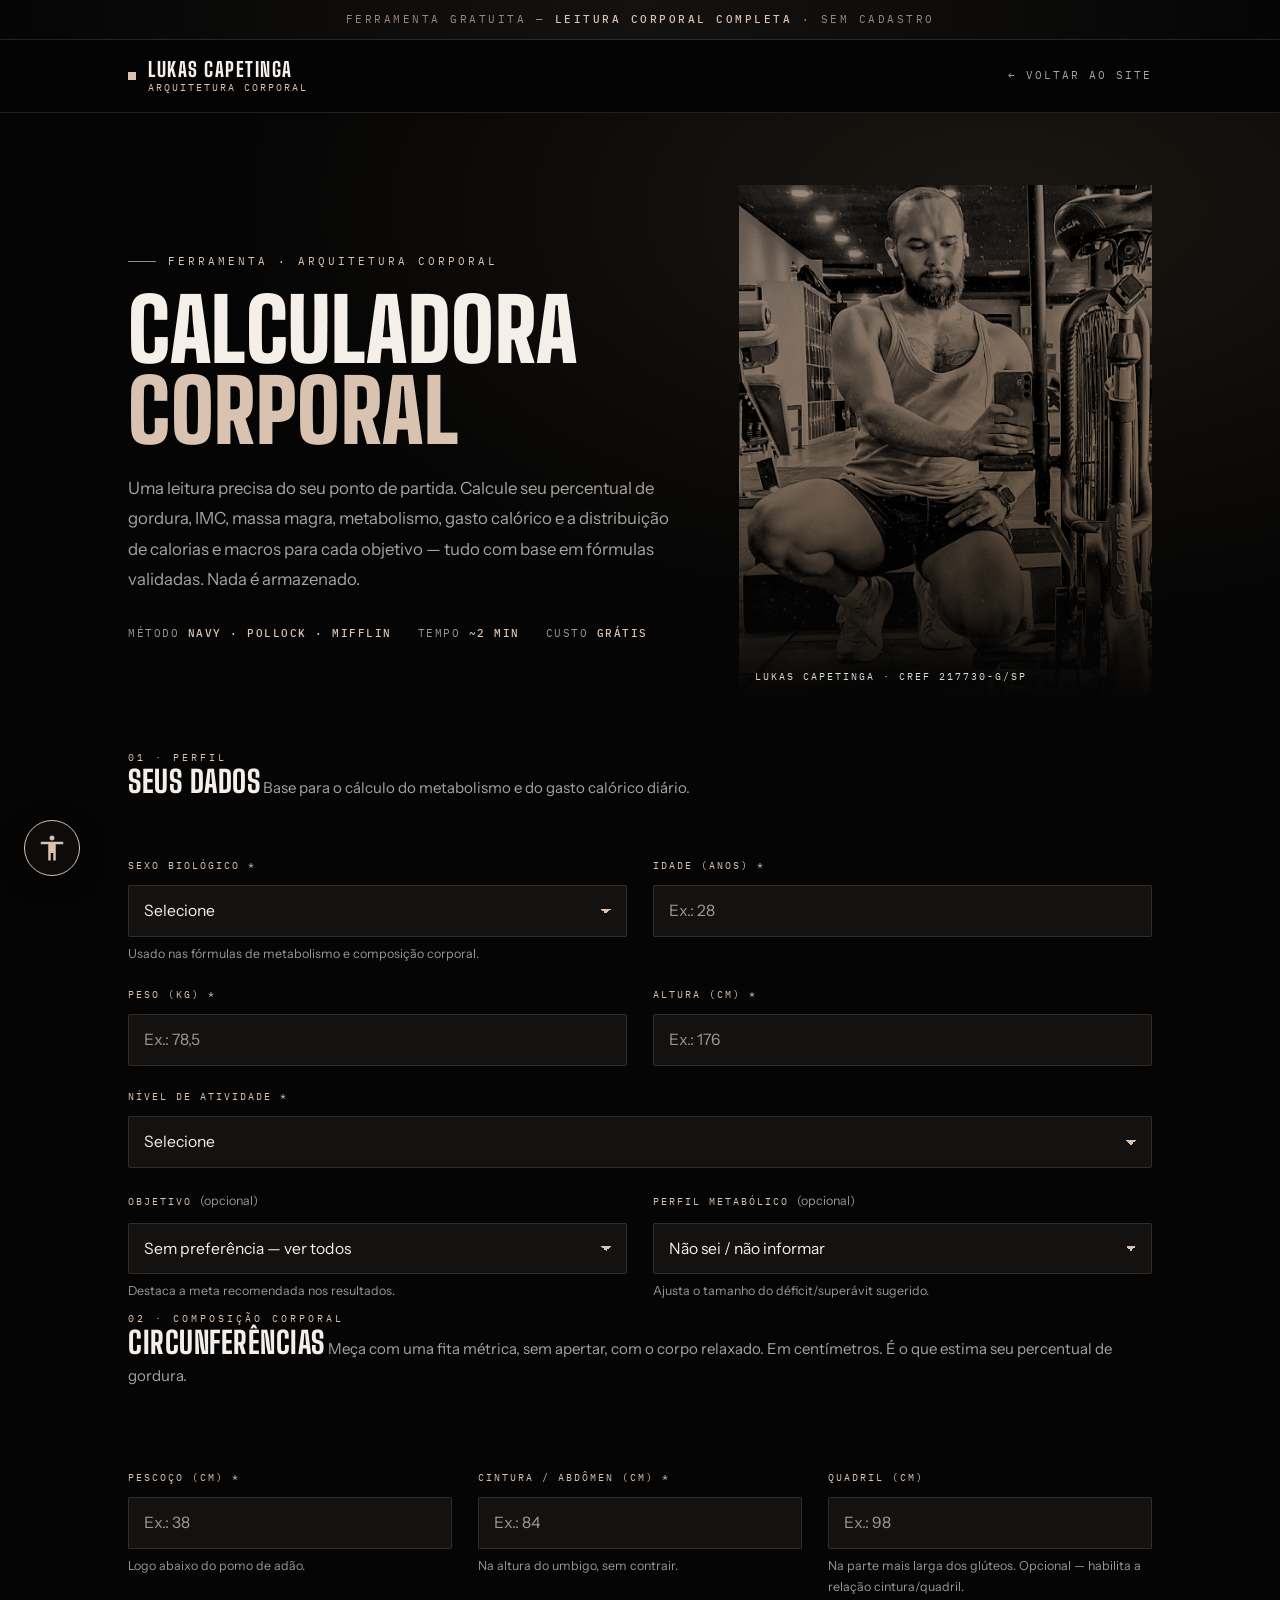
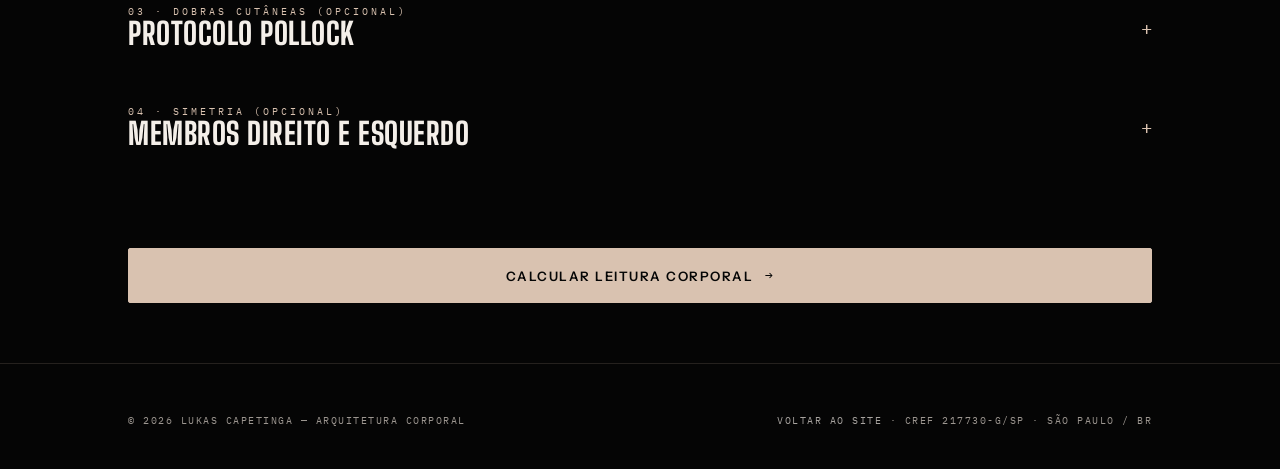
<file: calculadora/index.html>
<!DOCTYPE html>
<html lang="pt-BR">
<head>
<meta charset="UTF-8" />
<meta name="viewport" content="width=device-width, initial-scale=1.0" />

<!-- Microsoft Clarity -->
<script type="text/javascript">
  (function(c,l,a,r,i,t,y){
    c[a]=c[a]||function(){(c[a].q=c[a].q||[]).push(arguments)};
    t=l.createElement(r);t.async=1;t.src="https://www.clarity.ms/tag/"+i;
    y=l.getElementsByTagName(r)[0];y.parentNode.insertBefore(t,y);
  })(window, document, "clarity", "script", "xlhkn67v7l");
</script>

<title>Calculadora Corporal | % de Gordura, IMC, TMB e Macros — Lukas Capetinga</title>
<meta name="description" content="Calculadora corporal gratuita do Lukas Capetinga: percentual de gordura (Navy Method), IMC, massa magra e gorda, metabolismo basal (TMB), gasto calórico e macros para definição, manutenção ou hipertrofia." />
<meta name="author" content="Lukas Capetinga" />
<meta name="robots" content="index, follow, max-image-preview:large, max-snippet:-1" />
<meta name="theme-color" content="#050505" />
<link rel="canonical" href="https://lukascapetinga.com.br/calculadora/" />
<link rel="icon" href="../images/favicon_preto/favicon.ico" sizes="any" />
<link rel="icon" type="image/png" sizes="32x32" href="../images/favicon_preto/favicon-32x32.png" />
<link rel="apple-touch-icon" sizes="180x180" href="../images/favicon_preto/apple-touch-icon.png" />

<!-- Open Graph -->
<meta property="og:type" content="website" />
<meta property="og:locale" content="pt_BR" />
<meta property="og:site_name" content="Lukas Capetinga — Arquitetura Corporal" />
<meta property="og:url" content="https://lukascapetinga.com.br/calculadora/" />
<meta property="og:title" content="Calculadora Corporal | % de Gordura, IMC, TMB e Macros" />
<meta property="og:description" content="Descubra seu % de gordura, IMC, metabolismo, gasto calórico e macros para definição, manutenção ou hipertrofia." />
<meta property="og:image" content="https://lukascapetinga.com.br/images/lukas/Lucas.jpeg" />
<meta name="twitter:card" content="summary_large_image" />
<meta name="twitter:title" content="Calculadora Corporal | Lukas Capetinga" />
<meta name="twitter:description" content="% de gordura, IMC, metabolismo, gasto calórico e macros — grátis." />
<meta name="twitter:image" content="https://lukascapetinga.com.br/images/lukas/Lucas.jpeg" />

<!-- Structured data -->
<script type="application/ld+json">
{
  "@context": "https://schema.org",
  "@graph": [
    {
      "@type": "WebApplication",
      "@id": "https://lukascapetinga.com.br/calculadora/#app",
      "name": "Calculadora Corporal",
      "url": "https://lukascapetinga.com.br/calculadora/",
      "description": "Calculadora gratuita de percentual de gordura corporal (Navy Method), IMC, massa magra e gorda, taxa metabólica basal (TMB), gasto calórico total (GCT) e distribuição de macronutrientes para definição, manutenção ou hipertrofia.",
      "applicationCategory": "HealthApplication",
      "operatingSystem": "Web",
      "inLanguage": "pt-BR",
      "isAccessibleForFree": true,
      "offers": { "@type": "Offer", "price": "0", "priceCurrency": "BRL" },
      "publisher": { "@id": "https://lukascapetinga.com.br/#business" }
    },
    {
      "@type": "BreadcrumbList",
      "itemListElement": [
        { "@type": "ListItem", "position": 1, "name": "Consultoria de Musculação Online", "item": "https://lukascapetinga.com.br/" },
        { "@type": "ListItem", "position": 2, "name": "Calculadora Corporal", "item": "https://lukascapetinga.com.br/calculadora/" }
      ]
    }
  ]
}
</script>

<link rel="preconnect" href="https://fonts.googleapis.com">
<link rel="preconnect" href="https://fonts.gstatic.com" crossorigin>
<link href="https://fonts.googleapis.com/css2?family=Big+Shoulders+Display:wght@600;700;800;900&family=Instrument+Sans:ital,wght@0,400;0,500;0,600;1,400&family=IBM+Plex+Mono:wght@400;500&display=swap" rel="stylesheet">
<link rel="stylesheet" href="style.css">
</head>
<body>

<a class="skip-link" href="#topo-form">Pular para a calculadora</a>

<div class="strip">Ferramenta gratuita — <strong>leitura corporal completa</strong> · sem cadastro</div>

<header class="nav">
  <div class="wrap nav-inner">
    <a class="brand" href="../"><span class="dot"></span><span>LUKAS CAPETINGA<small>ARQUITETURA CORPORAL</small></span></a>
    <a class="back-link" href="../">← Voltar ao site</a>
  </div>
</header>

<!-- Cabeçalho -->
<section class="head">
  <div class="glow"></div>
  <div class="wrap head-inner">
    <div class="head-copy">
      <span class="eyebrow">Ferramenta · Arquitetura Corporal</span>
      <h1><span class="l1">Calculadora</span> <span class="l2">Corporal</span></h1>
      <p class="lede">Uma leitura precisa do seu ponto de partida. Calcule seu percentual de gordura, IMC, massa magra, metabolismo, gasto calórico e a distribuição de calorias e macros para cada objetivo — tudo com base em fórmulas validadas. Nada é armazenado.</p>
      <div class="meta-row">
        <span>Método <strong>Navy · Pollock · Mifflin</strong></span>
        <span>Tempo <strong>~2 min</strong></span>
        <span>Custo <strong>Grátis</strong></span>
      </div>
    </div>
    <div class="head-photo duo">
      <img src="../images/lukas/lukas-academia.jpeg" alt="Lukas Capetinga, personal trainer e especialista em hipertrofia, na academia em São Paulo" width="1209" height="1209" loading="eager" decoding="async">
      <div class="fade"></div>
      <div class="stamp">LUKAS CAPETINGA · CREF 217730-G/SP</div>
    </div>
  </div>
</section>

<main>
<div class="wrap">

<form id="calcForm" novalidate>
  <span id="topo-form"></span>

  <!-- 01 · PERFIL -->
  <fieldset>
    <legend>
      <span class="leg-num">01 · Perfil</span>
      <span class="leg-title">Seus dados</span>
      <span class="leg-desc">Base para o cálculo do metabolismo e do gasto calórico diário.</span>
    </legend>
    <div class="grid">
      <div class="field">
        <label for="sexo">Sexo biológico <span class="req">*</span></label>
        <select id="sexo" required>
          <option value="" disabled selected>Selecione</option>
          <option value="M">Masculino</option>
          <option value="F">Feminino</option>
        </select>
        <span class="hint">Usado nas fórmulas de metabolismo e composição corporal.</span>
        <span class="err-msg">Selecione o sexo.</span>
      </div>
      <div class="field">
        <label for="idade">Idade (anos) <span class="req">*</span></label>
        <input id="idade" type="number" inputmode="numeric" min="10" max="100" placeholder="Ex.: 28" required>
        <span class="err-msg">Informe a idade.</span>
      </div>
      <div class="field">
        <label for="peso">Peso (kg) <span class="req">*</span></label>
        <input id="peso" type="number" inputmode="decimal" step="0.1" min="30" max="300" placeholder="Ex.: 78,5" required>
        <span class="err-msg">Informe o peso.</span>
      </div>
      <div class="field">
        <label for="altura">Altura (cm) <span class="req">*</span></label>
        <input id="altura" type="number" inputmode="numeric" min="100" max="250" placeholder="Ex.: 176" required>
        <span class="err-msg">Informe a altura.</span>
      </div>
      <div class="field full">
        <label for="atividade">Nível de atividade <span class="req">*</span></label>
        <select id="atividade" required>
          <option value="" disabled selected>Selecione</option>
          <option value="1.2">Sedentário — pouco ou nenhum exercício</option>
          <option value="1.375">Levemente ativo — treino leve 1 a 3x/semana</option>
          <option value="1.55">Moderadamente ativo — treino 3 a 5x/semana</option>
          <option value="1.725">Muito ativo — treino intenso 6 a 7x/semana</option>
          <option value="1.9">Atleta — treino intenso + trabalho físico</option>
        </select>
        <span class="err-msg">Selecione o nível de atividade.</span>
      </div>
      <div class="field">
        <label for="objetivo">Objetivo <span class="hint" style="display:inline">(opcional)</span></label>
        <select id="objetivo">
          <option value="" selected>Sem preferência — ver todos</option>
          <option value="definicao">Definição / emagrecimento</option>
          <option value="manutencao">Manutenção</option>
          <option value="hipertrofia">Hipertrofia / ganho de massa</option>
        </select>
        <span class="hint">Destaca a meta recomendada nos resultados.</span>
      </div>
      <div class="field">
        <label for="perfil">Perfil metabólico <span class="hint" style="display:inline">(opcional)</span></label>
        <select id="perfil">
          <option value="" selected>Não sei / não informar</option>
          <option value="ecto">Ectomorfo — magro, dificuldade de ganhar peso</option>
          <option value="meso">Mesomorfo — atlético, ganha músculo fácil</option>
          <option value="endo">Endomorfo — ganha peso com facilidade</option>
        </select>
        <span class="hint">Ajusta o tamanho do déficit/superávit sugerido.</span>
      </div>
    </div>
  </fieldset>

  <!-- 02 · COMPOSIÇÃO -->
  <fieldset>
    <legend>
      <span class="leg-num">02 · Composição corporal</span>
      <span class="leg-title">Circunferências</span>
      <span class="leg-desc">Meça com uma fita métrica, sem apertar, com o corpo relaxado. Em centímetros. É o que estima seu percentual de gordura.</span>
    </legend>
    <div class="grid-3">
      <div class="field">
        <label for="pescoco">Pescoço (cm) <span class="req">*</span></label>
        <input id="pescoco" type="number" inputmode="decimal" step="0.1" min="10" max="80" placeholder="Ex.: 38" required>
        <span class="hint">Logo abaixo do pomo de adão.</span>
        <span class="err-msg">Informe o pescoço.</span>
      </div>
      <div class="field">
        <label for="cintura">Cintura / abdômen (cm) <span class="req">*</span></label>
        <input id="cintura" type="number" inputmode="decimal" step="0.1" min="40" max="200" placeholder="Ex.: 84" required>
        <span class="hint">Na altura do umbigo, sem contrair.</span>
        <span class="err-msg">Informe a cintura.</span>
      </div>
      <div class="field" id="field-quadril">
        <label for="quadril">Quadril (cm) <span class="req" id="quadril-req">*</span></label>
        <input id="quadril" type="number" inputmode="decimal" step="0.1" min="50" max="200" placeholder="Ex.: 98">
        <span class="hint" id="quadril-hint">Na parte mais larga dos glúteos. Obrigatório para mulheres.</span>
        <span class="err-msg">Informe o quadril.</span>
      </div>
    </div>
  </fieldset>

  <!-- 03 · DOBRAS CUTÂNEAS (opcional) -->
  <fieldset class="optional">
    <legend>
      <button type="button" class="optional-head" aria-expanded="false">
        <span>
          <span class="leg-num">03 · Dobras cutâneas (opcional)</span>
          <span class="leg-title">Protocolo Pollock</span>
        </span>
        <span class="toggle-ic" aria-hidden="true">+</span>
      </button>
    </legend>
    <div class="optional-body">
      <p class="leg-desc" style="margin-top:20px">O método mais preciso, medido com adipômetro (plicômetro), em milímetros. Você pode informar só as <strong>3 dobras</strong> do seu perfil (resultado intermediário) ou as <strong>7 completas</strong> (Jackson &amp; Pollock, 1984 — mais preciso). As 3 principais são, para homens, <strong>peitoral, abdominal e coxa</strong>; para mulheres, <strong>tríceps, suprailíaca e coxa</strong>.</p>
      <div class="grid-3">
        <div class="field"><label for="d_peito">Peitoral (mm)</label><input id="d_peito" type="number" inputmode="decimal" step="0.5" min="1" max="60" placeholder="Ex.: 8"><span class="hint">Diagonal, entre a axila e o mamilo.</span></div>
        <div class="field"><label for="d_axilar">Axilar média (mm)</label><input id="d_axilar" type="number" inputmode="decimal" step="0.5" min="1" max="60" placeholder="Ex.: 10"><span class="hint">Linha axilar média, altura do apêndice xifoide.</span></div>
        <div class="field"><label for="d_triceps">Tríceps (mm)</label><input id="d_triceps" type="number" inputmode="decimal" step="0.5" min="1" max="60" placeholder="Ex.: 12"><span class="hint">Vertical, face posterior do braço.</span></div>
        <div class="field"><label for="d_subescapular">Subescapular (mm)</label><input id="d_subescapular" type="number" inputmode="decimal" step="0.5" min="1" max="60" placeholder="Ex.: 12"><span class="hint">Diagonal, logo abaixo da escápula.</span></div>
        <div class="field"><label for="d_abdominal">Abdominal (mm)</label><input id="d_abdominal" type="number" inputmode="decimal" step="0.5" min="1" max="60" placeholder="Ex.: 18"><span class="hint">Vertical, ~2 cm ao lado do umbigo.</span></div>
        <div class="field"><label for="d_suprailiaca">Suprailíaca (mm)</label><input id="d_suprailiaca" type="number" inputmode="decimal" step="0.5" min="1" max="60" placeholder="Ex.: 14"><span class="hint">Diagonal, acima da crista ilíaca.</span></div>
        <div class="field"><label for="d_coxa">Coxa (mm)</label><input id="d_coxa" type="number" inputmode="decimal" step="0.5" min="1" max="60" placeholder="Ex.: 15"><span class="hint">Vertical, meio da coxa (entre quadril e joelho).</span></div>
        <div class="field" aria-hidden="true"></div>
        <div class="field" aria-hidden="true"></div>
      </div>
    </div>
  </fieldset>

  <!-- 04 · SIMETRIA (opcional) -->
  <fieldset class="optional">
    <legend>
      <button type="button" class="optional-head" aria-expanded="false">
        <span>
          <span class="leg-num">04 · Simetria (opcional)</span>
          <span class="leg-title">Membros direito e esquerdo</span>
        </span>
        <span class="toggle-ic" aria-hidden="true">+</span>
      </button>
    </legend>
    <div class="optional-body">
      <p class="leg-desc" style="margin-top:20px">Compare os lados para identificar assimetrias que merecem atenção no treino. Opcional — preencha só o que quiser.</p>
      <div class="grid-3">
        <div class="field"><label for="braco_d">Braço direito (cm)</label><input id="braco_d" type="number" inputmode="decimal" step="0.1" min="15" max="70" placeholder="Ex.: 36"></div>
        <div class="field"><label for="braco_e">Braço esquerdo (cm)</label><input id="braco_e" type="number" inputmode="decimal" step="0.1" min="15" max="70" placeholder="Ex.: 35,5"></div>
        <div class="field"></div>
        <div class="field"><label for="coxa_d">Coxa direita (cm)</label><input id="coxa_d" type="number" inputmode="decimal" step="0.1" min="30" max="100" placeholder="Ex.: 58"></div>
        <div class="field"><label for="coxa_e">Coxa esquerda (cm)</label><input id="coxa_e" type="number" inputmode="decimal" step="0.1" min="30" max="100" placeholder="Ex.: 57"></div>
        <div class="field"></div>
        <div class="field"><label for="pant_d">Panturrilha direita (cm)</label><input id="pant_d" type="number" inputmode="decimal" step="0.1" min="20" max="70" placeholder="Ex.: 38"></div>
        <div class="field"><label for="pant_e">Panturrilha esquerda (cm)</label><input id="pant_e" type="number" inputmode="decimal" step="0.1" min="20" max="70" placeholder="Ex.: 37,5"></div>
        <div class="field"></div>
      </div>
    </div>
  </fieldset>

  <div class="actions-row">
    <button type="submit" class="btn btn-lg">Calcular leitura corporal <span class="arw" aria-hidden="true">→</span></button>
  </div>
</form>

<!-- ================= RESULTADOS ================= -->
<section class="results" id="results" aria-live="polite">

  <!-- Cabeçalho exclusivo da impressão -->
  <div class="print-only print-header">
    <img class="print-logo" src="../images/logo.png" alt="Lucas — Personal Trainer">
    <div class="print-brand">
      <strong>Lukas Capetinga</strong>
      <span>Arquitetura Corporal · CREF 217730-G/SP · Leitura corporal</span>
    </div>
  </div>

  <div class="res-head" id="res-head">
    <span class="eyebrow">Saída de dados</span>
    <h2>Sua leitura corporal</h2>
  </div>

  <!-- Destaque: % de gordura -->
  <div class="hero-metric">
    <div class="hm-top">
      <span class="hm-label">Percentual de gordura corporal</span>
      <span class="hm-class" id="r-bf-class">—</span>
    </div>
    <div class="hm-value"><span id="r-bf">—</span><span>%</span></div>
    <p class="hm-sub" id="r-bf-sub">—</p>
    <div class="range">
      <div class="range-track"><span class="range-marker" id="r-bf-marker" style="left:0"></span></div>
      <div class="range-scale"><span>5%</span><span>Atlético</span><span>Fitness</span><span>Aceitável</span><span>45%</span></div>
    </div>
  </div>

  <!-- Comparação de métodos de % de gordura -->
  <div class="bf-methods" id="bf-methods" style="display:none">
    <span class="bfm-title">% de gordura por método — do básico ao completo</span>
    <div class="bfm-list">
      <div class="bfm" id="bfm-navy"><span class="bfm-k">Circunferências · Navy</span><span class="bfm-v" id="bfm-navy-v">—</span></div>
      <div class="bfm" id="bfm-p3"><span class="bfm-k">3 dobras · Pollock</span><span class="bfm-v" id="bfm-p3-v">—</span></div>
      <div class="bfm" id="bfm-p7"><span class="bfm-k">7 dobras · Pollock</span><span class="bfm-v" id="bfm-p7-v">—</span></div>
    </div>
    <span class="bfm-note">O valor em destaque acima usa o método mais completo que você preencheu.</span>
  </div>

  <!-- Métricas -->
  <div class="metrics">
    <div class="metric"><div class="k">IMC</div><div class="v" id="r-imc">—</div><div class="c" id="r-imc-c">—</div></div>
    <div class="metric"><div class="k">Metabolismo basal (TMB)</div><div class="v"><span id="r-tmb">—</span> <small>kcal/dia</small></div><div class="c">Energia em repouso</div></div>
    <div class="metric"><div class="k">Gasto calórico total (GCT)</div><div class="v"><span id="r-gct">—</span> <small>kcal/dia</small></div><div class="c">Manutenção do peso</div></div>
    <div class="metric"><div class="k">Massa magra</div><div class="v"><span id="r-magra">—</span> <small id="r-magra-u"></small></div><div class="c">Músculo, osso, órgãos</div></div>
    <div class="metric"><div class="k">Massa gorda</div><div class="v"><span id="r-gorda">—</span> <small id="r-gorda-u"></small></div><div class="c">Gordura corporal</div></div>
    <div class="metric"><div class="k">Relação cintura/quadril</div><div class="v" id="r-rcq">—</div><div class="c" id="r-rcq-c">—</div></div>
  </div>

  <!-- Objetivos calóricos -->
  <div class="goals-title">
    <span class="leg-num">Metas calóricas · macros diários</span>
    <h3 class="leg-title" style="display:block;margin-top:8px">Calorias e macros por objetivo</h3>
  </div>
  <div class="goals">
    <div class="goal" id="g-cut">
      <span class="gtag">// Emagrecer</span>
      <h4>Definição</h4>
      <div class="kcal"><span id="g-cut-kcal">—</span><small>kcal / dia</small></div>
      <ul class="macros">
        <li>Proteína <strong id="g-cut-prot">—</strong></li>
        <li>Carboidrato <strong id="g-cut-carb">—</strong></li>
        <li>Gordura <strong id="g-cut-fat">—</strong></li>
      </ul>
      <span class="feat-note" style="display:none">★ Objetivo selecionado</span>
    </div>
    <div class="goal" id="g-maint">
      <span class="gtag">// Manter</span>
      <h4>Manutenção</h4>
      <div class="kcal"><span id="g-maint-kcal">—</span><small>kcal / dia</small></div>
      <ul class="macros">
        <li>Proteína <strong id="g-maint-prot">—</strong></li>
        <li>Carboidrato <strong id="g-maint-carb">—</strong></li>
        <li>Gordura <strong id="g-maint-fat">—</strong></li>
      </ul>
      <span class="feat-note" style="display:none">★ Objetivo selecionado</span>
    </div>
    <div class="goal" id="g-bulk">
      <span class="gtag">// Ganhar massa</span>
      <h4>Hipertrofia</h4>
      <div class="kcal"><span id="g-bulk-kcal">—</span><small>kcal / dia</small></div>
      <ul class="macros">
        <li>Proteína <strong id="g-bulk-prot">—</strong></li>
        <li>Carboidrato <strong id="g-bulk-carb">—</strong></li>
        <li>Gordura <strong id="g-bulk-fat">—</strong></li>
      </ul>
      <span class="feat-note" style="display:none">★ Objetivo selecionado</span>
    </div>
  </div>

  <!-- Recomendações -->
  <div class="recs">
    <div class="rec"><div class="k">Faixa de peso saudável</div><div class="v" id="r-peso-ideal">—</div><div class="d">Referência pelo IMC (18,5 a 24,9).</div></div>
    <div class="rec"><div class="k">Proteína diária recomendada</div><div class="v" id="r-proteina">—</div><div class="d">1,8 a 2,2 g por kg de peso.</div></div>
    <div class="rec"><div class="k">Hidratação diária</div><div class="v" id="r-agua">—</div><div class="d">Cerca de 35 ml por kg de peso.</div></div>
    <div class="rec"><div class="k">Faixa de gordura ideal</div><div class="v" id="r-gordura-ideal">—</div><div class="d">Referência estética/saúde para o seu sexo.</div></div>
  </div>

  <!-- Simetria -->
  <div class="sym" id="symmetry" style="display:none">
    <h3>Análise de simetria</h3>
    <p class="sym-desc">Diferença entre os lados direito e esquerdo. Até 2% é considerado simétrico; acima de 5% merece atenção no planejamento do treino.</p>
    <div class="sym-rows">
      <div class="sym-row" id="sym-braco"><span class="sr-name">Braços</span><div class="sym-bar"><span id="sym-braco-bar"></span></div><span class="sr-val" id="sym-braco-val"></span></div>
      <div class="sym-row" id="sym-coxa"><span class="sr-name">Coxas</span><div class="sym-bar"><span id="sym-coxa-bar"></span></div><span class="sr-val" id="sym-coxa-val"></span></div>
      <div class="sym-row" id="sym-pant"><span class="sr-name">Panturrilhas</span><div class="sym-bar"><span id="sym-pant-bar"></span></div><span class="sr-val" id="sym-pant-val"></span></div>
    </div>
  </div>

  <!-- Aviso -->
  <div class="disclaimer">
    <strong>Importante:</strong> os valores são estimativas baseadas em fórmulas científicas (U.S. Navy, Mifflin-St Jeor) e servem como ponto de partida — não substituem avaliação física presencial, exame de bioimpedância ou orientação médica individualizada. As metas calóricas e de macros são referências gerais: para um plano alimentar, procure um nutricionista.
  </div>

  <!-- Ações -->
  <div class="actions-row">
    <button type="button" class="btn btn-ghost" id="recalcBtn">Refazer cálculo</button>
    <button type="button" class="btn btn-ghost" id="printBtn">Imprimir / salvar PDF</button>
  </div>

  <!-- CTA -->
  <div class="cta">
    <div class="glow"></div>
    <div class="cta-inner">
      <span class="eyebrow" style="justify-content:center">Próximo passo</span>
      <h3>Transforme esses números em um projeto</h3>
      <p>Estes dados são o começo. Na consultoria, cada variável vira parâmetro de um protocolo individual, auditado e recalibrado a cada ciclo.</p>
      <div class="actions-row">
        <a class="btn btn-lg" id="r-whats" href="https://wa.me/5511948834582" target="_blank" rel="noopener">Enviar meus dados no WhatsApp <span class="arw" aria-hidden="true">→</span></a>
        <a class="btn btn-ghost btn-lg" href="/diagnostico/">Fazer o diagnóstico completo</a>
      </div>
    </div>
  </div>

  <!-- Rodapé exclusivo da impressão -->
  <div class="print-only print-footer">
    <span>lukascapetinga.com.br</span>
    <span>Relatório gerado em <span id="print-date"></span></span>
  </div>
</section>

</div>
</main>

<footer>
  <div class="wrap foot-bottom">
    <span>© <span id="ano">2026</span> Lukas Capetinga — Arquitetura Corporal</span>
    <span><a href="../">Voltar ao site</a> · CREF 217730-G/SP · São Paulo / BR</span>
  </div>
</footer>

<!-- Balão de acessibilidade -->
<button class="a11y-fab" id="a11yFab" aria-label="Opções de acessibilidade" aria-expanded="false" aria-controls="a11yPanel">
  <svg viewBox="0 0 24 24" fill="currentColor" aria-hidden="true"><path d="M12 2c1.1 0 2 .9 2 2s-.9 2-2 2-2-.9-2-2 .9-2 2-2zm9 7h-6v13h-2v-6h-2v6H9V9H3V7h18v2z"/></svg>
</button>
<div class="a11y-panel" id="a11yPanel" role="group" aria-label="Opções de acessibilidade">
  <p class="a11y-title">Acessibilidade</p>
  <div class="a11y-row">
    <button class="a11y-btn" id="a11yMenos" type="button" aria-label="Diminuir tamanho do texto">A−</button>
    <span class="a11y-escala" id="a11yEscala" aria-live="polite">100%</span>
    <button class="a11y-btn" id="a11yMais" type="button" aria-label="Aumentar tamanho do texto">A+</button>
  </div>
  <div class="a11y-row"><button class="a11y-btn" id="a11yContraste" type="button" aria-pressed="false">Alto contraste</button></div>
  <div class="a11y-row"><button class="a11y-btn" id="a11yLinks" type="button" aria-pressed="false">Destacar links</button></div>
  <div class="a11y-row"><button class="a11y-btn" id="a11yParado" type="button" aria-pressed="false">Pausar animações</button></div>
  <div class="a11y-row"><button class="a11y-btn" id="a11yReset" type="button">Restaurar padrão</button></div>
</div>

<!-- VLibras -->
<div vw class="enabled">
  <div vw-access-button class="active"></div>
  <div vw-plugin-wrapper><div class="vw-plugin-top-wrapper"></div></div>
</div>
<script src="https://vlibras.gov.br/app/vlibras-plugin.js"></script>
<script>new window.VLibras.Widget('https://vlibras.gov.br/app');</script>

<!-- Barra de acessibilidade — comportamento -->
<script>
  (function(){
    var htmlEl=document.documentElement;
    var fab=document.getElementById('a11yFab');
    var panel=document.getElementById('a11yPanel');
    var escalaEl=document.getElementById('a11yEscala');
    var ESCALAS=[0.9,1,1.1,1.25,1.4];
    var estado;
    try{estado=JSON.parse(localStorage.getItem('a11y')||'{}');}catch(e){estado={};}
    if(ESCALAS.indexOf(estado.escala)===-1)estado.escala=1;
    var toggles=[
      {id:'a11yContraste',chave:'contraste',classe:'a11y-contraste'},
      {id:'a11yLinks',chave:'links',classe:'a11y-links'},
      {id:'a11yParado',chave:'parado',classe:'a11y-parado'}
    ];
    function salvar(){try{localStorage.setItem('a11y',JSON.stringify(estado));}catch(e){}}
    function aplicar(){
      var suportaZoom=window.CSS&&CSS.supports&&CSS.supports('zoom','1.1');
      if(suportaZoom){htmlEl.style.zoom=estado.escala===1?'':estado.escala;}
      else{htmlEl.style.fontSize=estado.escala===1?'':(estado.escala*100)+'%';}
      escalaEl.textContent=Math.round(estado.escala*100)+'%';
      toggles.forEach(function(t){
        htmlEl.classList.toggle(t.classe,!!estado[t.chave]);
        document.getElementById(t.id).setAttribute('aria-pressed',(!!estado[t.chave]).toString());
      });
    }
    function mudarEscala(dir){
      var i=ESCALAS.indexOf(estado.escala);
      i=Math.min(Math.max(i+dir,0),ESCALAS.length-1);
      estado.escala=ESCALAS[i];
      aplicar();salvar();
    }
    document.getElementById('a11yMais').addEventListener('click',function(){mudarEscala(1);});
    document.getElementById('a11yMenos').addEventListener('click',function(){mudarEscala(-1);});
    toggles.forEach(function(t){
      document.getElementById(t.id).addEventListener('click',function(){
        estado[t.chave]=!estado[t.chave];aplicar();salvar();
      });
    });
    document.getElementById('a11yReset').addEventListener('click',function(){
      estado={escala:1};aplicar();salvar();
    });
    fab.addEventListener('click',function(){
      var aberto=panel.classList.toggle('open');
      fab.setAttribute('aria-expanded',aberto.toString());
      if(aberto)panel.querySelector('button').focus();
    });
    document.addEventListener('keydown',function(e){
      if(e.key==='Escape'&&panel.classList.contains('open')){
        panel.classList.remove('open');
        fab.setAttribute('aria-expanded','false');
        fab.focus();
      }
    });
    document.addEventListener('click',function(e){
      if(panel.classList.contains('open')&&!panel.contains(e.target)&&!fab.contains(e.target)){
        panel.classList.remove('open');
        fab.setAttribute('aria-expanded','false');
      }
    });
    aplicar();
  })();
</script>

<script src="script.js"></script>
</body>
</html>
</file>
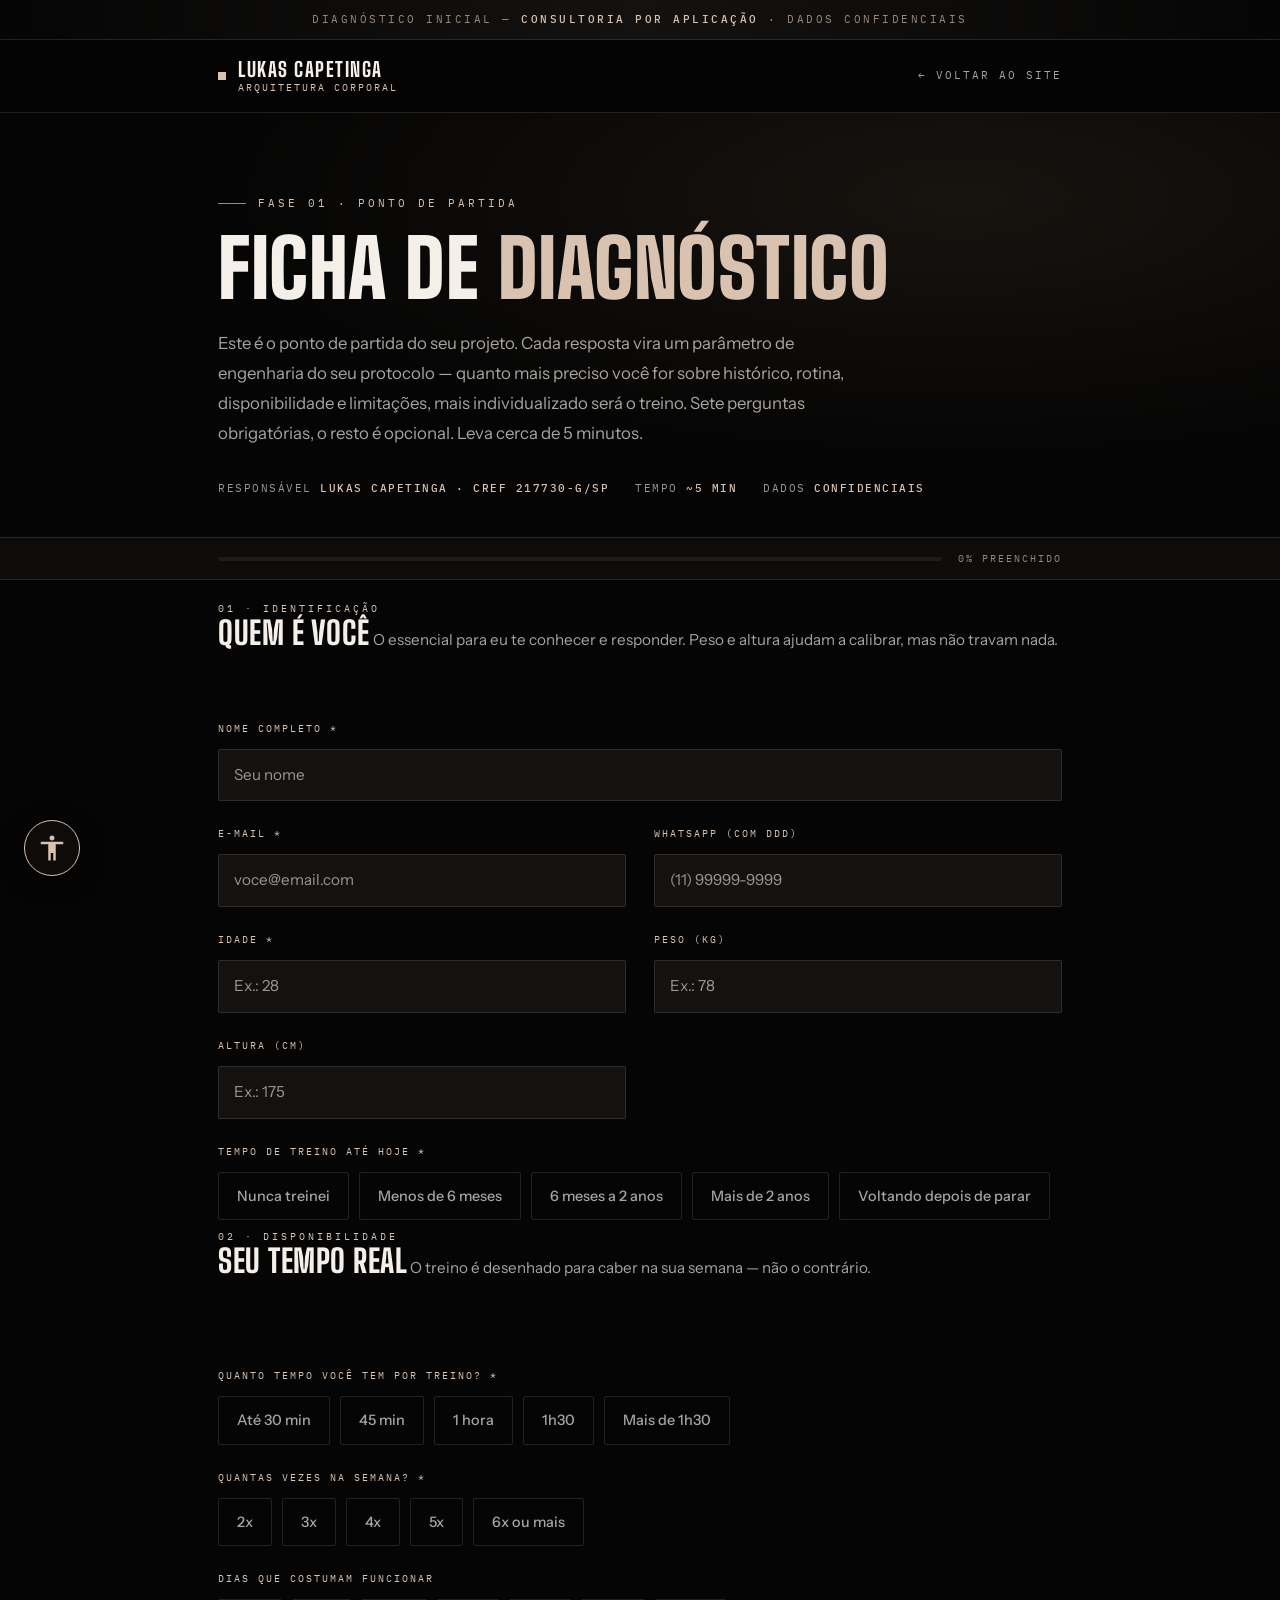
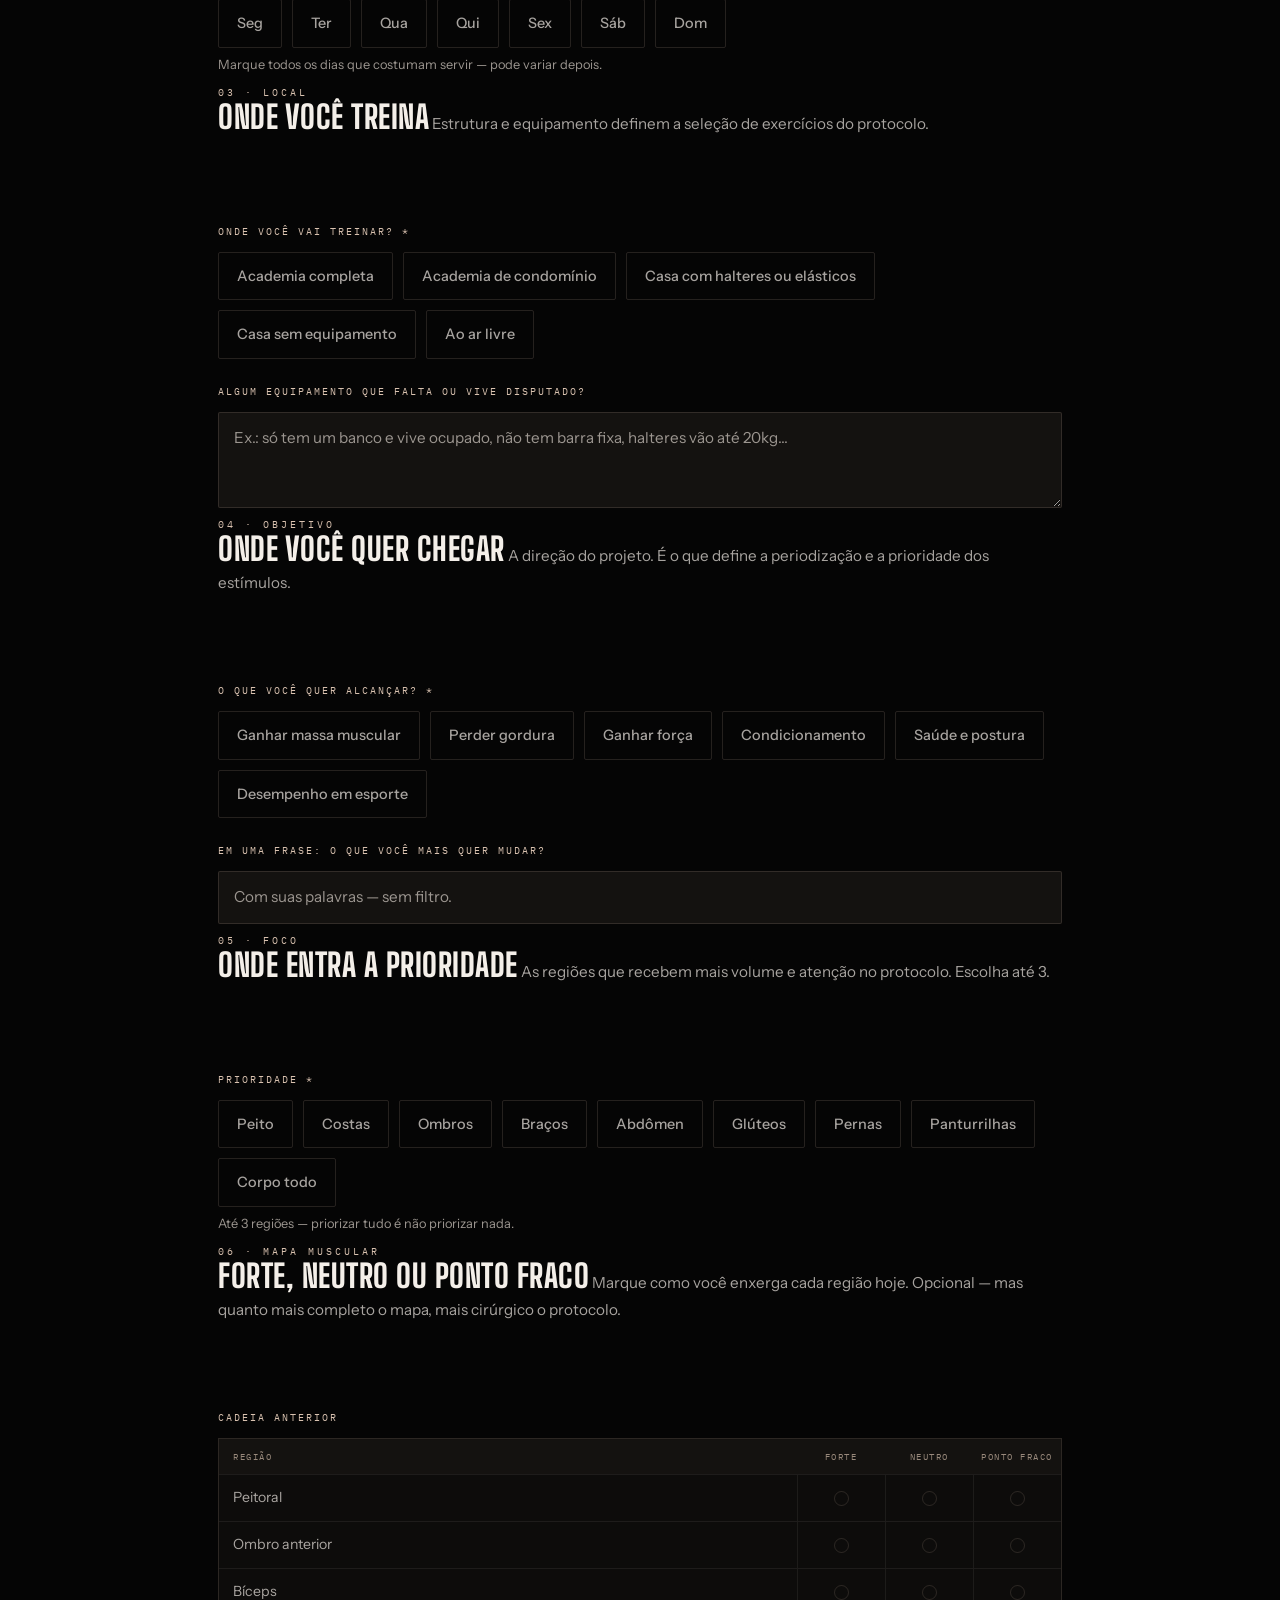
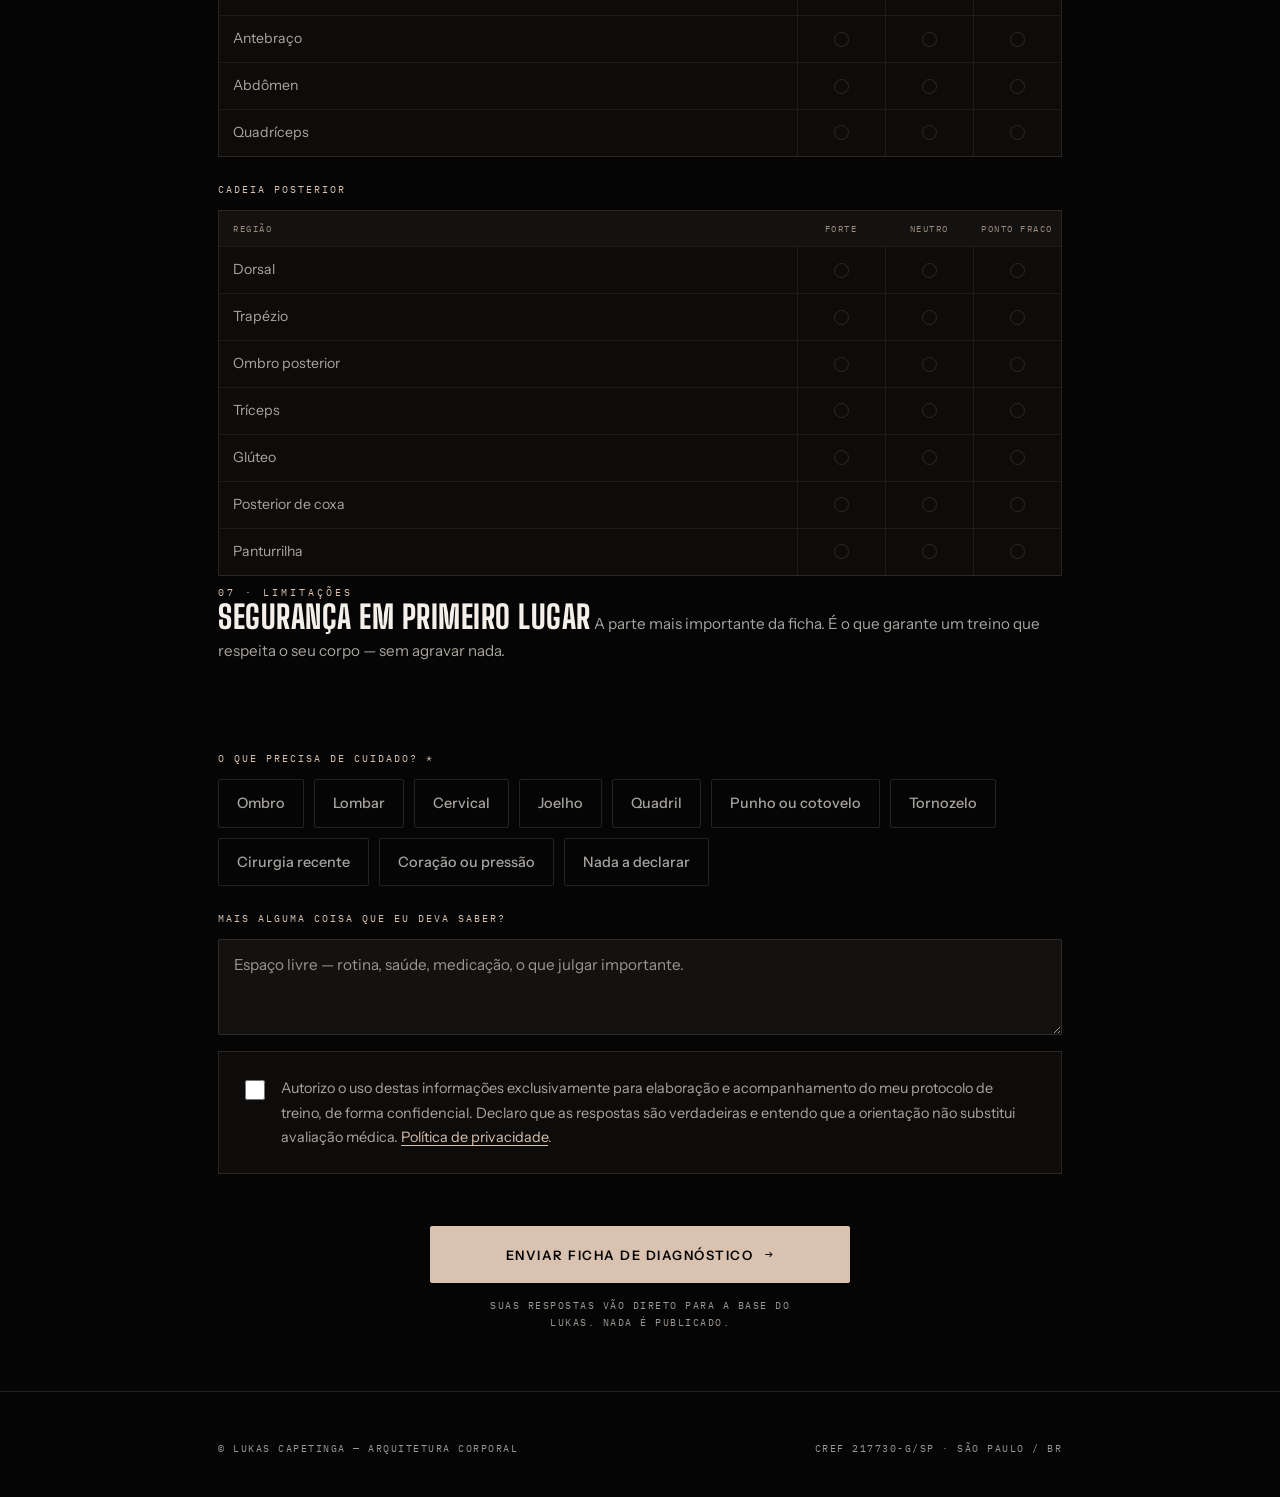
<file: diagnostico/index.html>
<!DOCTYPE html>
<html lang="pt-BR">
<head>
<meta charset="UTF-8" />
<meta name="viewport" content="width=device-width, initial-scale=1.0" />

<!-- Microsoft Clarity -->
<script type="text/javascript">
  (function(c,l,a,r,i,t,y){
    c[a]=c[a]||function(){(c[a].q=c[a].q||[]).push(arguments)};
    t=l.createElement(r);t.async=1;t.src="https://www.clarity.ms/tag/"+i;
    y=l.getElementsByTagName(r)[0];y.parentNode.insertBefore(t,y);
  })(window, document, "clarity", "script", "xlhkn67v7l");
</script>

<title>Diagnóstico Inicial | Lukas Capetinga · Arquitetura Corporal</title>
<meta name="description" content="Ficha de diagnóstico da consultoria de musculação online do Lukas Capetinga. Preencha seu histórico, objetivos, disponibilidade e condições de saúde para montarmos seu protocolo." />
<meta name="author" content="Lukas Capetinga" />
<meta name="robots" content="noindex, follow" />
<meta name="theme-color" content="#050505" />
<link rel="canonical" href="https://lukascapetinga.com.br/diagnostico/" />

<!-- Favicons -->
<link rel="icon" href="../images/favicon_preto/favicon.ico" sizes="any" />
<link rel="icon" type="image/png" sizes="32x32" href="../images/favicon_preto/favicon-32x32.png" />
<link rel="icon" type="image/png" sizes="16x16" href="../images/favicon_preto/favicon-16x16.png" />
<link rel="apple-touch-icon" sizes="180x180" href="../images/favicon_preto/apple-touch-icon.png" />

<link rel="preconnect" href="https://fonts.googleapis.com">
<link rel="preconnect" href="https://fonts.gstatic.com" crossorigin>
<link href="https://fonts.googleapis.com/css2?family=Big+Shoulders+Display:wght@600;700;800;900&family=Instrument+Sans:ital,wght@0,400;0,500;0,600;1,400&family=IBM+Plex+Mono:wght@400;500&display=swap" rel="stylesheet">

<style>
  :root{
    --preto:#050505;
    --carvao:#0D0C0B;
    --grafite:#141210;
    --areia:#D9C2B0;
    --areia-dim:rgba(217,194,176,0.68);
    --bronze:#9C7A58;
    --osso:#F4EFE9;
    --texto:rgba(244,239,233,0.68);
    --texto-2:#9C9690;
    --linha:rgba(217,194,176,0.15);
    --linha-suave:rgba(244,239,233,0.07);
    --erro:#E0776A;
    --ok:#8FB98A;
    --maxw:900px;
  }

  *{box-sizing:border-box;margin:0;padding:0}
  html{scroll-behavior:smooth}
  body{
    background:var(--preto);
    color:var(--osso);
    font-family:'Instrument Sans',sans-serif;
    font-weight:400;
    line-height:1.7;
    -webkit-font-smoothing:antialiased;
    overflow-x:hidden;
  }
  img{max-width:100%}

  h1,h2,h3{
    font-family:'Big Shoulders Display',sans-serif;
    text-transform:uppercase;font-weight:900;line-height:.94;letter-spacing:.5px;color:var(--osso);
  }
  p{color:var(--texto)}
  a{color:inherit;text-decoration:none}

  .eyebrow{
    font-family:'IBM Plex Mono',monospace;text-transform:uppercase;font-size:11px;letter-spacing:3px;
    color:var(--areia);display:inline-flex;align-items:center;gap:12px;
  }
  .eyebrow::before{content:"";width:28px;height:1px;background:var(--areia);opacity:.7}
  .mono{font-family:'IBM Plex Mono',monospace;letter-spacing:1px}
  .sr-only{position:absolute;width:1px;height:1px;padding:0;margin:-1px;overflow:hidden;clip:rect(0,0,0,0);white-space:nowrap;border:0}
  .skip-link{position:absolute;left:-9999px;top:0;z-index:100;background:var(--areia);color:var(--preto);
    font-weight:600;font-size:14px;padding:14px 22px;border-radius:0 0 2px 0;text-transform:uppercase;letter-spacing:1px}
  .skip-link:focus{left:0}
  a:focus-visible,button:focus-visible,input:focus-visible,select:focus-visible,textarea:focus-visible{outline:2px solid var(--areia);outline-offset:3px}

  .wrap{max-width:var(--maxw);margin:0 auto;padding:0 28px}

  /* Faixa */
  .strip{
    border-bottom:1px solid var(--linha);
    background:linear-gradient(90deg,var(--preto),var(--grafite),var(--preto));
    text-align:center;padding:10px 16px;font-family:'IBM Plex Mono',monospace;
    font-size:11px;letter-spacing:2.5px;text-transform:uppercase;color:var(--areia-dim);
  }
  .strip strong{color:var(--areia);font-weight:500}

  /* Nav */
  header.nav{position:sticky;top:0;z-index:60;background:rgba(5,5,5,0.85);backdrop-filter:blur(14px);border-bottom:1px solid var(--linha)}
  .nav-inner{display:flex;align-items:center;justify-content:space-between;height:72px}
  .brand{font-family:'Big Shoulders Display',sans-serif;font-weight:800;text-transform:uppercase;letter-spacing:1.5px;font-size:20px;color:var(--osso);display:flex;align-items:center;gap:12px;line-height:1}
  .brand .dot{width:8px;height:8px;background:var(--areia);flex-shrink:0}
  .brand small{font-family:'IBM Plex Mono',monospace;font-size:10px;letter-spacing:2px;color:var(--areia);font-weight:400;display:block;margin-top:4px}
  .back-link{font-family:'IBM Plex Mono',monospace;font-size:11px;text-transform:uppercase;letter-spacing:2px;color:var(--texto);transition:color .2s}
  .back-link:hover,.back-link:focus-visible{color:var(--areia)}

  /* Header do formulário */
  .head{padding:72px 0 40px;position:relative;overflow:hidden}
  .head .glow{position:absolute;inset:0;pointer-events:none;background:radial-gradient(ellipse at 75% 20%,rgba(156,122,88,0.12) 0%,transparent 55%)}
  .head-inner{position:relative;z-index:1}
  .head h1{font-size:clamp(2.8rem,8vw,5rem);margin:18px 0 0}
  .head h1 .l2{color:var(--areia)}
  .head .lede{max-width:60ch;margin-top:22px;font-size:1.05rem;line-height:1.8}
  .head .meta-row{display:flex;flex-wrap:wrap;gap:26px;margin-top:30px;font-family:'IBM Plex Mono',monospace;font-size:11px;letter-spacing:1.5px;text-transform:uppercase;color:var(--texto-2)}
  .head .meta-row strong{color:var(--areia);font-weight:500}

  /* Barra de progresso */
  .progress-bar{position:sticky;top:72px;z-index:55;background:var(--carvao);border-top:1px solid var(--linha);border-bottom:1px solid var(--linha)}
  .progress-bar .pb-inner{max-width:var(--maxw);margin:0 auto;padding:12px 28px;display:flex;align-items:center;gap:16px}
  .pb-track{flex:1;height:4px;background:var(--linha-suave);border-radius:2px;overflow:hidden}
  .pb-fill{height:100%;width:0;background:var(--areia);transition:width .4s ease}
  .pb-label{font-family:'IBM Plex Mono',monospace;font-size:10px;letter-spacing:2px;text-transform:uppercase;color:var(--areia-dim);white-space:nowrap}

  /* Form */
  form{padding:20px 0 40px}
  fieldset{border:none;border-top:1px solid var(--linha);padding:52px 0 8px;margin:0}
  fieldset:first-of-type{border-top:none;padding-top:32px}
  legend{padding:0;width:100%}
  .leg-num{font-family:'IBM Plex Mono',monospace;font-size:10px;letter-spacing:3px;text-transform:uppercase;color:var(--areia);display:block}
  .leg-title{font-family:'Big Shoulders Display',sans-serif;font-weight:800;text-transform:uppercase;font-size:2rem;letter-spacing:.5px;color:var(--osso);margin-top:8px;line-height:1}
  .leg-desc{font-size:.95rem;color:var(--texto);margin-top:12px;max-width:60ch}

  .grid{display:grid;grid-template-columns:1fr 1fr;gap:24px 28px;margin-top:34px}
  .grid .full{grid-column:1 / -1}

  .field{display:flex;flex-direction:column}
  .field > label,.q-label{font-family:'IBM Plex Mono',monospace;font-size:10px;letter-spacing:2px;text-transform:uppercase;color:var(--areia);display:block;margin-bottom:12px}
  .req{color:var(--areia)}
  .hint{font-family:'Instrument Sans',sans-serif;font-size:.8rem;letter-spacing:0;text-transform:none;color:var(--texto-2);margin-top:6px;display:block}

  input[type=text],input[type=tel],input[type=email],input[type=number],input[type=date],select,textarea{
    width:100%;background:var(--grafite);border:1px solid var(--linha);color:var(--osso);
    padding:14px 15px;border-radius:2px;font-family:'Instrument Sans',sans-serif;font-size:.95rem;line-height:1.5;
    transition:border-color .2s;
  }
  textarea{resize:vertical;min-height:96px}
  input:focus,select:focus,textarea:focus{outline:none;border-color:var(--areia)}
  input::placeholder,textarea::placeholder{color:var(--texto-2)}
  select{appearance:none;-webkit-appearance:none;cursor:pointer;
    background-image:linear-gradient(45deg,transparent 50%,var(--areia) 50%),linear-gradient(135deg,var(--areia) 50%,transparent 50%);
    background-position:calc(100% - 20px) center,calc(100% - 15px) center;background-size:5px 5px,5px 5px;background-repeat:no-repeat;padding-right:40px}
  select option{background:var(--carvao);color:var(--osso)}

  /* Opções tipo chip (radio/checkbox nativos) */
  .opts{display:flex;flex-wrap:wrap;gap:10px}
  .opts.col{flex-direction:column;gap:8px}
  .opt{position:relative;display:inline-flex}
  .opt input{position:absolute;opacity:0;width:0;height:0}
  .opt span{
    display:inline-flex;align-items:center;gap:8px;
    font-family:'Instrument Sans',sans-serif;font-size:.9rem;font-weight:500;
    background:transparent;border:1px solid var(--linha);color:var(--texto);
    padding:11px 18px;border-radius:2px;cursor:pointer;transition:border-color .2s,color .2s,background .2s;
  }
  .opt:hover span{border-color:var(--areia-dim);color:var(--osso)}
  .opt input:checked+span{background:var(--areia);color:var(--preto);border-color:var(--areia);font-weight:600}
  .opt input:checked+span::before{content:"✓";font-weight:700}
  .opt input:focus-visible+span{outline:2px solid var(--areia);outline-offset:3px}
  .opts.col .opt span{width:100%}

  /* Campo condicional */
  .cond{margin-top:16px;display:none;padding-left:16px;border-left:1px solid var(--linha)}
  .cond.show{display:block;animation:fade .3s ease}
  @keyframes fade{from{opacity:0;transform:translateY(-6px)}to{opacity:1;transform:none}}

  .field.invalid input,.field.invalid select,.field.invalid textarea{border-color:var(--erro)}
  .err-msg{color:var(--erro);font-family:'IBM Plex Mono',monospace;font-size:10px;letter-spacing:1px;text-transform:uppercase;margin-top:8px;display:none}
  .field.invalid .err-msg,.qgroup.invalid .err-msg{display:block}
  .qgroup.invalid .opts .opt span{border-color:var(--erro)}

  /* Mapa muscular — grade Forte / Neutro / Ponto fraco */
  .matrix{border:1px solid var(--linha);background:var(--carvao)}
  .m-row{display:grid;grid-template-columns:minmax(0,1fr) repeat(3,88px);border-top:1px solid var(--linha-suave)}
  .m-row:first-child{border-top:none}
  .m-head{background:var(--grafite)}
  .m-head span{font-family:'IBM Plex Mono',monospace;font-size:9px;letter-spacing:1.5px;text-transform:uppercase;color:var(--areia-dim);padding:10px 6px;text-align:center}
  .m-head span:first-child{text-align:left;padding-left:14px}
  .m-name{font-size:.88rem;color:var(--texto);padding:11px 14px;display:flex;align-items:center}
  .m-cell{position:relative;display:flex;border-left:1px solid var(--linha-suave)}
  .m-cell input{position:absolute;opacity:0;width:0;height:0}
  .m-cell span{flex:1;display:flex;align-items:center;justify-content:center;cursor:pointer;transition:background .15s}
  .m-cell span::before{content:"";width:13px;height:13px;border:1px solid var(--linha);border-radius:50%;transition:background .15s,border-color .15s}
  .m-cell:hover span::before{border-color:var(--areia-dim)}
  .m-cell input:checked+span{background:rgba(217,194,176,0.07)}
  .m-cell input:checked+span::before{background:var(--areia);border-color:var(--areia)}
  .m-cell.forte input:checked+span::before{background:var(--ok);border-color:var(--ok)}
  .m-cell.fraco input:checked+span::before{background:var(--erro);border-color:var(--erro)}
  .m-cell input:focus-visible+span{outline:2px solid var(--areia);outline-offset:-3px}
  @media(max-width:680px){
    .m-row{grid-template-columns:minmax(0,1fr) repeat(3,60px)}
    .m-head span{font-size:8px;letter-spacing:1px;padding:10px 2px}
  }

  /* Consentimento */
  .consent{border:1px solid var(--linha);background:var(--carvao);padding:24px 26px;margin-top:16px;display:flex;gap:16px;align-items:flex-start}
  .consent input{margin-top:4px;width:20px;height:20px;flex-shrink:0;accent-color:var(--areia);cursor:pointer}
  .consent label{font-size:.9rem;color:var(--texto);cursor:pointer}
  .consent a{color:var(--areia);text-decoration:underline;text-underline-offset:3px}

  /* Botão enviar */
  .submit-row{margin-top:44px;display:flex;flex-direction:column;gap:14px;align-items:center}
  .btn{
    display:inline-flex;align-items:center;justify-content:center;gap:12px;
    font-family:'Instrument Sans',sans-serif;font-weight:600;text-transform:uppercase;letter-spacing:1.5px;font-size:13px;
    padding:19px 40px;border-radius:2px;cursor:pointer;border:1px solid var(--areia);
    background:var(--areia);color:var(--preto);transition:background .25s,color .25s,opacity .2s;width:100%;max-width:420px;
  }
  .btn:hover{background:transparent;color:var(--areia)}
  .btn[disabled]{opacity:.5;cursor:not-allowed;pointer-events:none}
  .btn .arw{font-family:'IBM Plex Mono',monospace;font-weight:400}
  .submit-note{font-family:'IBM Plex Mono',monospace;font-size:10px;letter-spacing:1.5px;color:var(--texto-2);text-transform:uppercase;text-align:center;max-width:52ch}

  /* Honeypot */
  .hp{position:absolute;left:-9999px;top:-9999px;width:1px;height:1px;overflow:hidden}

  /* Estado de sucesso */
  .done{display:none;padding:90px 0;text-align:center}
  .done.show{display:block;animation:fade .4s ease}
  .done .mark{width:72px;height:72px;border:2px solid var(--areia);border-radius:50%;display:flex;align-items:center;justify-content:center;margin:0 auto 30px;font-size:34px;color:var(--areia)}
  .done h2{font-size:clamp(2.4rem,6vw,3.6rem)}
  .done p{max-width:52ch;margin:20px auto 0;font-size:1.02rem}
  .done .actions{display:flex;gap:14px;justify-content:center;flex-wrap:wrap;margin-top:38px}
  .done .btn{width:auto}
  .btn-ghost{background:transparent;color:var(--areia);border:1px solid var(--linha)}
  .btn-ghost:hover{background:var(--areia);color:var(--preto);border-color:var(--areia)}

  /* Footer */
  footer{border-top:1px solid var(--linha);padding:48px 0 40px;margin-top:20px}
  .foot-bottom{display:flex;justify-content:space-between;flex-wrap:wrap;gap:12px;
    font-family:'IBM Plex Mono',monospace;font-size:10px;letter-spacing:1.5px;color:var(--texto-2);text-transform:uppercase}

  @media(max-width:680px){
    .grid{grid-template-columns:1fr;gap:22px}
    fieldset{padding-top:44px}
    .leg-title{font-size:1.7rem}
    .progress-bar{top:72px}
    .brand small{display:none}
  }
  @media(prefers-reduced-motion:reduce){
    *{animation:none !important;transition:none !important}
    html{scroll-behavior:auto}
  }

  /* ---------- Barra de acessibilidade ---------- */
  .a11y-fab{position:fixed;bottom:24px;left:24px;z-index:80;width:56px;height:56px;border-radius:50%;background:var(--carvao);color:var(--areia);border:1px solid var(--areia);cursor:pointer;display:flex;align-items:center;justify-content:center;box-shadow:0 6px 24px rgba(0,0,0,.5);transition:transform .2s ease}
  .a11y-fab:hover{transform:scale(1.08)}
  .a11y-fab:focus-visible{outline:2px solid var(--osso);outline-offset:3px}
  .a11y-fab svg{width:30px;height:30px}
  .a11y-panel{position:fixed;bottom:92px;left:24px;z-index:80;width:min(272px,calc(100vw - 36px));background:var(--carvao);border:1px solid var(--linha);padding:20px;display:none;box-shadow:0 10px 40px rgba(0,0,0,.65)}
  .a11y-panel.open{display:block}
  .a11y-title{font-family:'IBM Plex Mono';font-size:10px;letter-spacing:2px;text-transform:uppercase;color:var(--areia);margin-bottom:14px}
  .a11y-row{display:flex;gap:8px;margin-bottom:10px}
  .a11y-row:last-child{margin-bottom:0}
  .a11y-btn{flex:1;background:transparent;border:1px solid var(--linha);color:var(--osso);font-family:'Instrument Sans',sans-serif;font-size:.88rem;font-weight:500;padding:11px 8px;border-radius:2px;cursor:pointer;transition:border-color .2s,background .2s,color .2s}
  .a11y-btn:hover{border-color:var(--areia)}
  .a11y-btn:focus-visible{outline:2px solid var(--areia);outline-offset:2px}
  .a11y-btn[aria-pressed="true"]{background:var(--areia);color:var(--preto);border-color:var(--areia);font-weight:600}
  .a11y-btn[aria-pressed="true"]::before{content:"✓ ";font-weight:700}
  .a11y-escala{font-family:'IBM Plex Mono';font-size:12px;color:var(--osso);min-width:56px;display:flex;align-items:center;justify-content:center}
  html.a11y-contraste{--texto:rgba(244,239,233,0.92);--texto-2:#C6C0BA;--areia-dim:rgba(217,194,176,0.95);--linha:rgba(217,194,176,0.45);--linha-suave:rgba(244,239,233,0.3)}
  html.a11y-links a{text-decoration:underline !important;text-underline-offset:3px}
  html.a11y-parado *,html.a11y-parado *::before,html.a11y-parado *::after{animation:none !important;transition:none !important}
  @media(max-width:600px){.a11y-fab{bottom:18px;left:18px}.a11y-panel{bottom:84px;left:18px}}
  @media print{.a11y-fab,.a11y-panel,[vw]{display:none !important}}
</style>
</head>
<body>

<a class="skip-link" href="#diagnostico">Pular para o formulário</a>

<div class="strip">Diagnóstico inicial — <strong>consultoria por aplicação</strong> · dados confidenciais</div>

<header class="nav">
  <div class="wrap nav-inner">
    <a class="brand" href="../"><span class="dot"></span><span>LUKAS CAPETINGA<small>ARQUITETURA CORPORAL</small></span></a>
    <a class="back-link" href="../">← Voltar ao site</a>
  </div>
</header>

<!-- Cabeçalho -->
<section class="head">
  <div class="glow"></div>
  <div class="wrap head-inner">
    <span class="eyebrow">Fase 01 · Ponto de partida</span>
    <h1><span class="l1">Ficha de</span> <span class="l2">Diagnóstico</span></h1>
    <p class="lede">Este é o ponto de partida do seu projeto. Cada resposta vira um parâmetro de engenharia do seu protocolo — quanto mais preciso você for sobre histórico, rotina, disponibilidade e limitações, mais individualizado será o treino. Sete perguntas obrigatórias, o resto é opcional. Leva cerca de 5 minutos.</p>
    <div class="meta-row">
      <span>Responsável <strong>Lukas Capetinga · CREF 217730-G/SP</strong></span>
      <span>Tempo <strong>~5 min</strong></span>
      <span>Dados <strong>Confidenciais</strong></span>
    </div>
  </div>
</section>

<!-- Progresso -->
<div class="progress-bar" aria-hidden="true">
  <div class="pb-inner">
    <div class="pb-track"><div class="pb-fill" id="pbFill"></div></div>
    <span class="pb-label" id="pbLabel">0% preenchido</span>
  </div>
</div>

<main>
<div class="wrap">

<form id="diagnostico" novalidate>

  <!-- ===== 01. IDENTIFICAÇÃO ===== -->
  <fieldset>
    <legend>
      <span class="leg-num">01 · Identificação</span>
      <span class="leg-title">Quem é você</span>
      <span class="leg-desc">O essencial para eu te conhecer e responder. Peso e altura ajudam a calibrar, mas não travam nada.</span>
    </legend>
    <div class="grid">
      <div class="field full">
        <label for="nome">Nome completo <span class="req">*</span></label>
        <input id="nome" name="Nome completo" type="text" required autocomplete="name" placeholder="Seu nome">
        <span class="err-msg">Preencha seu nome.</span>
      </div>
      <div class="field">
        <label for="email">E-mail <span class="req">*</span></label>
        <input id="email" name="E-mail" type="email" required autocomplete="email" placeholder="voce@email.com">
        <span class="err-msg">Informe um e-mail válido.</span>
      </div>
      <div class="field">
        <label for="whatsapp">WhatsApp (com DDD)</label>
        <input id="whatsapp" name="WhatsApp" type="tel" autocomplete="tel" placeholder="(11) 99999-9999">
      </div>
      <div class="field">
        <label for="idade">Idade <span class="req">*</span></label>
        <input id="idade" name="Idade" type="number" min="12" max="100" required placeholder="Ex.: 28">
        <span class="err-msg">Informe sua idade.</span>
      </div>
      <div class="field">
        <label for="peso">Peso (kg)</label>
        <input id="peso" name="Peso (kg)" type="number" min="30" max="300" step="0.1" placeholder="Ex.: 78">
      </div>
      <div class="field">
        <label for="altura">Altura (cm)</label>
        <input id="altura" name="Altura (cm)" type="number" min="120" max="230" placeholder="Ex.: 175">
      </div>
      <div class="field full qgroup" data-required="1">
        <span class="q-label">Tempo de treino até hoje <span class="req">*</span></span>
        <div class="opts" data-name="Tempo de treino">
          <label class="opt"><input type="radio" name="Tempo de treino" value="Nunca treinei"><span>Nunca treinei</span></label>
          <label class="opt"><input type="radio" name="Tempo de treino" value="Menos de 6 meses"><span>Menos de 6 meses</span></label>
          <label class="opt"><input type="radio" name="Tempo de treino" value="6 meses a 2 anos"><span>6 meses a 2 anos</span></label>
          <label class="opt"><input type="radio" name="Tempo de treino" value="Mais de 2 anos"><span>Mais de 2 anos</span></label>
          <label class="opt"><input type="radio" name="Tempo de treino" value="Voltando depois de parar"><span>Voltando depois de parar</span></label>
        </div>
        <span class="err-msg">Selecione seu tempo de treino.</span>
      </div>
    </div>
  </fieldset>

  <!-- ===== 02. DISPONIBILIDADE ===== -->
  <fieldset>
    <legend>
      <span class="leg-num">02 · Disponibilidade</span>
      <span class="leg-title">Seu tempo real</span>
      <span class="leg-desc">O treino é desenhado para caber na sua semana — não o contrário.</span>
    </legend>
    <div class="grid">
      <div class="field full qgroup" data-required="1">
        <span class="q-label">Quanto tempo você tem por treino? <span class="req">*</span></span>
        <div class="opts" data-name="Tempo por treino">
          <label class="opt"><input type="radio" name="Tempo por treino" value="Até 30 min"><span>Até 30 min</span></label>
          <label class="opt"><input type="radio" name="Tempo por treino" value="45 min"><span>45 min</span></label>
          <label class="opt"><input type="radio" name="Tempo por treino" value="1 hora"><span>1 hora</span></label>
          <label class="opt"><input type="radio" name="Tempo por treino" value="1h30"><span>1h30</span></label>
          <label class="opt"><input type="radio" name="Tempo por treino" value="Mais de 1h30"><span>Mais de 1h30</span></label>
        </div>
        <span class="err-msg">Escolha o tempo por treino.</span>
      </div>
      <div class="field full qgroup" data-required="1">
        <span class="q-label">Quantas vezes na semana? <span class="req">*</span></span>
        <div class="opts" data-name="Vezes por semana">
          <label class="opt"><input type="radio" name="Vezes por semana" value="2x"><span>2x</span></label>
          <label class="opt"><input type="radio" name="Vezes por semana" value="3x"><span>3x</span></label>
          <label class="opt"><input type="radio" name="Vezes por semana" value="4x"><span>4x</span></label>
          <label class="opt"><input type="radio" name="Vezes por semana" value="5x"><span>5x</span></label>
          <label class="opt"><input type="radio" name="Vezes por semana" value="6x ou mais"><span>6x ou mais</span></label>
        </div>
        <span class="err-msg">Escolha a frequência semanal.</span>
      </div>
      <div class="field full">
        <span class="q-label">Dias que costumam funcionar</span>
        <div class="opts" data-name="Dias da semana">
          <label class="opt"><input type="checkbox" name="Dias da semana" value="Segunda"><span>Seg</span></label>
          <label class="opt"><input type="checkbox" name="Dias da semana" value="Terça"><span>Ter</span></label>
          <label class="opt"><input type="checkbox" name="Dias da semana" value="Quarta"><span>Qua</span></label>
          <label class="opt"><input type="checkbox" name="Dias da semana" value="Quinta"><span>Qui</span></label>
          <label class="opt"><input type="checkbox" name="Dias da semana" value="Sexta"><span>Sex</span></label>
          <label class="opt"><input type="checkbox" name="Dias da semana" value="Sábado"><span>Sáb</span></label>
          <label class="opt"><input type="checkbox" name="Dias da semana" value="Domingo"><span>Dom</span></label>
        </div>
        <span class="hint">Marque todos os dias que costumam servir — pode variar depois.</span>
      </div>
    </div>
  </fieldset>

  <!-- ===== 03. LOCAL ===== -->
  <fieldset>
    <legend>
      <span class="leg-num">03 · Local</span>
      <span class="leg-title">Onde você treina</span>
      <span class="leg-desc">Estrutura e equipamento definem a seleção de exercícios do protocolo.</span>
    </legend>
    <div class="grid">
      <div class="field full qgroup" data-required="1">
        <span class="q-label">Onde você vai treinar? <span class="req">*</span></span>
        <div class="opts" data-name="Local de treino">
          <label class="opt"><input type="radio" name="Local de treino" value="Academia completa"><span>Academia completa</span></label>
          <label class="opt"><input type="radio" name="Local de treino" value="Academia de condomínio"><span>Academia de condomínio</span></label>
          <label class="opt"><input type="radio" name="Local de treino" value="Casa com halteres ou elásticos"><span>Casa com halteres ou elásticos</span></label>
          <label class="opt"><input type="radio" name="Local de treino" value="Casa sem equipamento"><span>Casa sem equipamento</span></label>
          <label class="opt"><input type="radio" name="Local de treino" value="Ao ar livre"><span>Ao ar livre</span></label>
        </div>
        <span class="err-msg">Selecione onde vai treinar.</span>
      </div>
      <div class="field full">
        <label for="equipamento_falta">Algum equipamento que falta ou vive disputado?</label>
        <textarea id="equipamento_falta" name="Equipamento em falta ou disputado" placeholder="Ex.: só tem um banco e vive ocupado, não tem barra fixa, halteres vão até 20kg..."></textarea>
      </div>
    </div>
  </fieldset>

  <!-- ===== 04. OBJETIVO ===== -->
  <fieldset>
    <legend>
      <span class="leg-num">04 · Objetivo</span>
      <span class="leg-title">Onde você quer chegar</span>
      <span class="leg-desc">A direção do projeto. É o que define a periodização e a prioridade dos estímulos.</span>
    </legend>
    <div class="grid">
      <div class="field full qgroup" data-required="1">
        <span class="q-label">O que você quer alcançar? <span class="req">*</span></span>
        <div class="opts" data-name="Objetivo principal">
          <label class="opt"><input type="radio" name="Objetivo principal" value="Ganhar massa muscular"><span>Ganhar massa muscular</span></label>
          <label class="opt"><input type="radio" name="Objetivo principal" value="Perder gordura"><span>Perder gordura</span></label>
          <label class="opt"><input type="radio" name="Objetivo principal" value="Ganhar força"><span>Ganhar força</span></label>
          <label class="opt"><input type="radio" name="Objetivo principal" value="Condicionamento físico"><span>Condicionamento</span></label>
          <label class="opt"><input type="radio" name="Objetivo principal" value="Saúde e postura"><span>Saúde e postura</span></label>
          <label class="opt"><input type="radio" name="Objetivo principal" value="Desempenho em esporte"><span>Desempenho em esporte</span></label>
        </div>
        <span class="err-msg">Escolha seu objetivo principal.</span>
      </div>
      <div class="field full">
        <label for="mudanca">Em uma frase: o que você mais quer mudar?</label>
        <input id="mudanca" name="O que mais quer mudar" type="text" placeholder="Com suas palavras — sem filtro.">
      </div>
    </div>
  </fieldset>

  <!-- ===== 05. FOCO ===== -->
  <fieldset>
    <legend>
      <span class="leg-num">05 · Foco</span>
      <span class="leg-title">Onde entra a prioridade</span>
      <span class="leg-desc">As regiões que recebem mais volume e atenção no protocolo. Escolha até 3.</span>
    </legend>
    <div class="grid">
      <div class="field full qgroup" data-required="1">
        <span class="q-label">Prioridade <span class="req">*</span></span>
        <div class="opts" data-name="Prioridade (ate 3)">
          <label class="opt"><input type="checkbox" name="Prioridade (ate 3)" value="Peito"><span>Peito</span></label>
          <label class="opt"><input type="checkbox" name="Prioridade (ate 3)" value="Costas"><span>Costas</span></label>
          <label class="opt"><input type="checkbox" name="Prioridade (ate 3)" value="Ombros"><span>Ombros</span></label>
          <label class="opt"><input type="checkbox" name="Prioridade (ate 3)" value="Braços"><span>Braços</span></label>
          <label class="opt"><input type="checkbox" name="Prioridade (ate 3)" value="Abdômen"><span>Abdômen</span></label>
          <label class="opt"><input type="checkbox" name="Prioridade (ate 3)" value="Glúteos"><span>Glúteos</span></label>
          <label class="opt"><input type="checkbox" name="Prioridade (ate 3)" value="Pernas"><span>Pernas</span></label>
          <label class="opt"><input type="checkbox" name="Prioridade (ate 3)" value="Panturrilhas"><span>Panturrilhas</span></label>
          <label class="opt"><input type="checkbox" name="Prioridade (ate 3)" value="Corpo todo"><span>Corpo todo</span></label>
        </div>
        <span class="hint">Até 3 regiões — priorizar tudo é não priorizar nada.</span>
        <span class="err-msg">Marque pelo menos uma região (até 3).</span>
      </div>
    </div>
  </fieldset>

  <!-- ===== 06. MAPA MUSCULAR ===== -->
  <fieldset>
    <legend>
      <span class="leg-num">06 · Mapa muscular</span>
      <span class="leg-title">Forte, neutro ou ponto fraco</span>
      <span class="leg-desc">Marque como você enxerga cada região hoje. Opcional — mas quanto mais completo o mapa, mais cirúrgico o protocolo.</span>
    </legend>
    <div class="grid">
      <div class="field full">
        <span class="q-label">Cadeia anterior</span>
        <div class="matrix" role="group" aria-label="Cadeia anterior — marque forte, neutro ou ponto fraco para cada região">
          <div class="m-row m-head" aria-hidden="true"><span>Região</span><span>Forte</span><span>Neutro</span><span>Ponto fraco</span></div>
          <div class="m-row">
            <span class="m-name">Peitoral</span>
            <label class="m-cell forte"><input type="radio" name="Mapa - Peitoral" value="Forte" aria-label="Peitoral: forte"><span></span></label>
            <label class="m-cell"><input type="radio" name="Mapa - Peitoral" value="Neutro" aria-label="Peitoral: neutro"><span></span></label>
            <label class="m-cell fraco"><input type="radio" name="Mapa - Peitoral" value="Ponto fraco" aria-label="Peitoral: ponto fraco"><span></span></label>
          </div>
          <div class="m-row">
            <span class="m-name">Ombro anterior</span>
            <label class="m-cell forte"><input type="radio" name="Mapa - Ombro anterior" value="Forte" aria-label="Ombro anterior: forte"><span></span></label>
            <label class="m-cell"><input type="radio" name="Mapa - Ombro anterior" value="Neutro" aria-label="Ombro anterior: neutro"><span></span></label>
            <label class="m-cell fraco"><input type="radio" name="Mapa - Ombro anterior" value="Ponto fraco" aria-label="Ombro anterior: ponto fraco"><span></span></label>
          </div>
          <div class="m-row">
            <span class="m-name">Bíceps</span>
            <label class="m-cell forte"><input type="radio" name="Mapa - Biceps" value="Forte" aria-label="Bíceps: forte"><span></span></label>
            <label class="m-cell"><input type="radio" name="Mapa - Biceps" value="Neutro" aria-label="Bíceps: neutro"><span></span></label>
            <label class="m-cell fraco"><input type="radio" name="Mapa - Biceps" value="Ponto fraco" aria-label="Bíceps: ponto fraco"><span></span></label>
          </div>
          <div class="m-row">
            <span class="m-name">Antebraço</span>
            <label class="m-cell forte"><input type="radio" name="Mapa - Antebraco" value="Forte" aria-label="Antebraço: forte"><span></span></label>
            <label class="m-cell"><input type="radio" name="Mapa - Antebraco" value="Neutro" aria-label="Antebraço: neutro"><span></span></label>
            <label class="m-cell fraco"><input type="radio" name="Mapa - Antebraco" value="Ponto fraco" aria-label="Antebraço: ponto fraco"><span></span></label>
          </div>
          <div class="m-row">
            <span class="m-name">Abdômen</span>
            <label class="m-cell forte"><input type="radio" name="Mapa - Abdomen" value="Forte" aria-label="Abdômen: forte"><span></span></label>
            <label class="m-cell"><input type="radio" name="Mapa - Abdomen" value="Neutro" aria-label="Abdômen: neutro"><span></span></label>
            <label class="m-cell fraco"><input type="radio" name="Mapa - Abdomen" value="Ponto fraco" aria-label="Abdômen: ponto fraco"><span></span></label>
          </div>
          <div class="m-row">
            <span class="m-name">Quadríceps</span>
            <label class="m-cell forte"><input type="radio" name="Mapa - Quadriceps" value="Forte" aria-label="Quadríceps: forte"><span></span></label>
            <label class="m-cell"><input type="radio" name="Mapa - Quadriceps" value="Neutro" aria-label="Quadríceps: neutro"><span></span></label>
            <label class="m-cell fraco"><input type="radio" name="Mapa - Quadriceps" value="Ponto fraco" aria-label="Quadríceps: ponto fraco"><span></span></label>
          </div>
        </div>
      </div>
      <div class="field full">
        <span class="q-label">Cadeia posterior</span>
        <div class="matrix" role="group" aria-label="Cadeia posterior — marque forte, neutro ou ponto fraco para cada região">
          <div class="m-row m-head" aria-hidden="true"><span>Região</span><span>Forte</span><span>Neutro</span><span>Ponto fraco</span></div>
          <div class="m-row">
            <span class="m-name">Dorsal</span>
            <label class="m-cell forte"><input type="radio" name="Mapa - Dorsal" value="Forte" aria-label="Dorsal: forte"><span></span></label>
            <label class="m-cell"><input type="radio" name="Mapa - Dorsal" value="Neutro" aria-label="Dorsal: neutro"><span></span></label>
            <label class="m-cell fraco"><input type="radio" name="Mapa - Dorsal" value="Ponto fraco" aria-label="Dorsal: ponto fraco"><span></span></label>
          </div>
          <div class="m-row">
            <span class="m-name">Trapézio</span>
            <label class="m-cell forte"><input type="radio" name="Mapa - Trapezio" value="Forte" aria-label="Trapézio: forte"><span></span></label>
            <label class="m-cell"><input type="radio" name="Mapa - Trapezio" value="Neutro" aria-label="Trapézio: neutro"><span></span></label>
            <label class="m-cell fraco"><input type="radio" name="Mapa - Trapezio" value="Ponto fraco" aria-label="Trapézio: ponto fraco"><span></span></label>
          </div>
          <div class="m-row">
            <span class="m-name">Ombro posterior</span>
            <label class="m-cell forte"><input type="radio" name="Mapa - Ombro posterior" value="Forte" aria-label="Ombro posterior: forte"><span></span></label>
            <label class="m-cell"><input type="radio" name="Mapa - Ombro posterior" value="Neutro" aria-label="Ombro posterior: neutro"><span></span></label>
            <label class="m-cell fraco"><input type="radio" name="Mapa - Ombro posterior" value="Ponto fraco" aria-label="Ombro posterior: ponto fraco"><span></span></label>
          </div>
          <div class="m-row">
            <span class="m-name">Tríceps</span>
            <label class="m-cell forte"><input type="radio" name="Mapa - Triceps" value="Forte" aria-label="Tríceps: forte"><span></span></label>
            <label class="m-cell"><input type="radio" name="Mapa - Triceps" value="Neutro" aria-label="Tríceps: neutro"><span></span></label>
            <label class="m-cell fraco"><input type="radio" name="Mapa - Triceps" value="Ponto fraco" aria-label="Tríceps: ponto fraco"><span></span></label>
          </div>
          <div class="m-row">
            <span class="m-name">Glúteo</span>
            <label class="m-cell forte"><input type="radio" name="Mapa - Gluteo" value="Forte" aria-label="Glúteo: forte"><span></span></label>
            <label class="m-cell"><input type="radio" name="Mapa - Gluteo" value="Neutro" aria-label="Glúteo: neutro"><span></span></label>
            <label class="m-cell fraco"><input type="radio" name="Mapa - Gluteo" value="Ponto fraco" aria-label="Glúteo: ponto fraco"><span></span></label>
          </div>
          <div class="m-row">
            <span class="m-name">Posterior de coxa</span>
            <label class="m-cell forte"><input type="radio" name="Mapa - Posterior de coxa" value="Forte" aria-label="Posterior de coxa: forte"><span></span></label>
            <label class="m-cell"><input type="radio" name="Mapa - Posterior de coxa" value="Neutro" aria-label="Posterior de coxa: neutro"><span></span></label>
            <label class="m-cell fraco"><input type="radio" name="Mapa - Posterior de coxa" value="Ponto fraco" aria-label="Posterior de coxa: ponto fraco"><span></span></label>
          </div>
          <div class="m-row">
            <span class="m-name">Panturrilha</span>
            <label class="m-cell forte"><input type="radio" name="Mapa - Panturrilha" value="Forte" aria-label="Panturrilha: forte"><span></span></label>
            <label class="m-cell"><input type="radio" name="Mapa - Panturrilha" value="Neutro" aria-label="Panturrilha: neutro"><span></span></label>
            <label class="m-cell fraco"><input type="radio" name="Mapa - Panturrilha" value="Ponto fraco" aria-label="Panturrilha: ponto fraco"><span></span></label>
          </div>
        </div>
      </div>
    </div>
  </fieldset>

  <!-- ===== 07. LIMITAÇÕES ===== -->
  <fieldset>
    <legend>
      <span class="leg-num">07 · Limitações</span>
      <span class="leg-title">Segurança em primeiro lugar</span>
      <span class="leg-desc">A parte mais importante da ficha. É o que garante um treino que respeita o seu corpo — sem agravar nada.</span>
    </legend>
    <div class="grid">
      <div class="field full qgroup" data-required="1">
        <span class="q-label">O que precisa de cuidado? <span class="req">*</span></span>
        <div class="opts" data-name="Precisa de cuidado">
          <label class="opt"><input type="checkbox" name="Precisa de cuidado" value="Ombro"><span>Ombro</span></label>
          <label class="opt"><input type="checkbox" name="Precisa de cuidado" value="Lombar"><span>Lombar</span></label>
          <label class="opt"><input type="checkbox" name="Precisa de cuidado" value="Cervical"><span>Cervical</span></label>
          <label class="opt"><input type="checkbox" name="Precisa de cuidado" value="Joelho"><span>Joelho</span></label>
          <label class="opt"><input type="checkbox" name="Precisa de cuidado" value="Quadril"><span>Quadril</span></label>
          <label class="opt"><input type="checkbox" name="Precisa de cuidado" value="Punho ou cotovelo"><span>Punho ou cotovelo</span></label>
          <label class="opt"><input type="checkbox" name="Precisa de cuidado" value="Tornozelo"><span>Tornozelo</span></label>
          <label class="opt"><input type="checkbox" name="Precisa de cuidado" value="Cirurgia recente"><span>Cirurgia recente</span></label>
          <label class="opt"><input type="checkbox" name="Precisa de cuidado" value="Coração ou pressão"><span>Coração ou pressão</span></label>
          <label class="opt"><input type="checkbox" name="Precisa de cuidado" value="Nada a declarar"><span>Nada a declarar</span></label>
        </div>
        <span class="err-msg">Marque as regiões que precisam de cuidado — ou "Nada a declarar".</span>
      </div>
      <div class="field full cond" id="cond-cuidado">
        <label for="cuidado_det">Conte o detalhe: o que dói, em qual movimento, desde quando</label>
        <textarea id="cuidado_det" name="Detalhe do cuidado" placeholder="Ex.: ombro direito dói no desenvolvimento acima da cabeça, desde 2023. Já fiz fisioterapia."></textarea>
      </div>
      <div class="field full">
        <label for="observacoes">Mais alguma coisa que eu deva saber?</label>
        <textarea id="observacoes" name="Observacoes" placeholder="Espaço livre — rotina, saúde, medicação, o que julgar importante."></textarea>
      </div>
    </div>

    <div class="consent">
      <input id="consent" type="checkbox" required>
      <label for="consent">Autorizo o uso destas informações exclusivamente para elaboração e acompanhamento do meu protocolo de treino, de forma confidencial. Declaro que as respostas são verdadeiras e entendo que a orientação não substitui avaliação médica. <a href="../termos/PoliticaPrivacidade.pdf" target="_blank" rel="noopener">Política de privacidade</a>.</label>
    </div>
    <span class="err-msg" id="consentErr" style="text-align:center">É necessário aceitar para enviar a ficha.</span>
  </fieldset>

  <!-- Honeypot anti-spam -->
  <div class="hp" aria-hidden="true">
    <label>Não preencha este campo <input type="text" name="_gotcha" tabindex="-1" autocomplete="off"></label>
  </div>

  <div class="submit-row">
    <button type="submit" class="btn" id="submitBtn">Enviar ficha de diagnóstico <span class="arw" aria-hidden="true">→</span></button>
    <span class="submit-note" id="submitNote">Suas respostas vão direto para a base do Lukas. Nada é publicado.</span>
  </div>
</form>

<!-- Sucesso -->
<div class="done" id="done" role="status" aria-live="polite">
  <div class="mark" aria-hidden="true">✓</div>
  <h2>Ficha recebida</h2>
  <p>Obrigado! Seu diagnóstico foi enviado para o Lukas. O próximo passo é o contato para alinhar seu protocolo e a vaga. Se quiser adiantar, chame no WhatsApp.</p>
  <div class="actions">
    <a class="btn" href="https://wa.me/5511948834582?text=Ol%C3%A1%20Lukas%2C%20acabei%20de%20enviar%20minha%20ficha%20de%20diagn%C3%B3stico." target="_blank" rel="noopener">Falar no WhatsApp <span class="arw" aria-hidden="true">→</span></a>
    <a class="btn btn-ghost" href="../">Voltar ao site</a>
  </div>
</div>

</div>
</main>

<footer>
  <div class="wrap foot-bottom">
    <span>© Lukas Capetinga — Arquitetura Corporal</span>
    <span>CREF 217730-G/SP · São Paulo / BR</span>
  </div>
</footer>

<!-- Balão de acessibilidade -->
<button class="a11y-fab" id="a11yFab" aria-label="Opções de acessibilidade" aria-expanded="false" aria-controls="a11yPanel">
  <svg viewBox="0 0 24 24" fill="currentColor" aria-hidden="true"><path d="M12 2c1.1 0 2 .9 2 2s-.9 2-2 2-2-.9-2-2 .9-2 2-2zm9 7h-6v13h-2v-6h-2v6H9V9H3V7h18v2z"/></svg>
</button>
<div class="a11y-panel" id="a11yPanel" role="group" aria-label="Opções de acessibilidade">
  <p class="a11y-title">Acessibilidade</p>
  <div class="a11y-row">
    <button class="a11y-btn" id="a11yMenos" type="button" aria-label="Diminuir tamanho do texto">A−</button>
    <span class="a11y-escala" id="a11yEscala" aria-live="polite">100%</span>
    <button class="a11y-btn" id="a11yMais" type="button" aria-label="Aumentar tamanho do texto">A+</button>
  </div>
  <div class="a11y-row"><button class="a11y-btn" id="a11yContraste" type="button" aria-pressed="false">Alto contraste</button></div>
  <div class="a11y-row"><button class="a11y-btn" id="a11yLinks" type="button" aria-pressed="false">Destacar links</button></div>
  <div class="a11y-row"><button class="a11y-btn" id="a11yParado" type="button" aria-pressed="false">Pausar animações</button></div>
  <div class="a11y-row"><button class="a11y-btn" id="a11yReset" type="button">Restaurar padrão</button></div>
</div>

<!-- VLibras — tradutor automático para Língua Brasileira de Sinais -->
<div vw class="enabled">
  <div vw-access-button class="active"></div>
  <div vw-plugin-wrapper><div class="vw-plugin-top-wrapper"></div></div>
</div>
<script src="https://vlibras.gov.br/app/vlibras-plugin.js"></script>
<script>new window.VLibras.Widget('https://vlibras.gov.br/app');</script>

<!-- Barra de acessibilidade — comportamento -->
<script>
  (function(){
    var htmlEl=document.documentElement;
    var fab=document.getElementById('a11yFab');
    var panel=document.getElementById('a11yPanel');
    var escalaEl=document.getElementById('a11yEscala');
    var ESCALAS=[0.9,1,1.1,1.25,1.4];
    var estado;
    try{estado=JSON.parse(localStorage.getItem('a11y')||'{}');}catch(e){estado={};}
    if(ESCALAS.indexOf(estado.escala)===-1)estado.escala=1;
    var toggles=[
      {id:'a11yContraste',chave:'contraste',classe:'a11y-contraste'},
      {id:'a11yLinks',chave:'links',classe:'a11y-links'},
      {id:'a11yParado',chave:'parado',classe:'a11y-parado'}
    ];
    function salvar(){try{localStorage.setItem('a11y',JSON.stringify(estado));}catch(e){}}
    function aplicar(){
      var suportaZoom=window.CSS&&CSS.supports&&CSS.supports('zoom','1.1');
      if(suportaZoom){htmlEl.style.zoom=estado.escala===1?'':estado.escala;}
      else{htmlEl.style.fontSize=estado.escala===1?'':(estado.escala*100)+'%';}
      escalaEl.textContent=Math.round(estado.escala*100)+'%';
      toggles.forEach(function(t){
        htmlEl.classList.toggle(t.classe,!!estado[t.chave]);
        document.getElementById(t.id).setAttribute('aria-pressed',(!!estado[t.chave]).toString());
      });
    }
    function mudarEscala(dir){
      var i=ESCALAS.indexOf(estado.escala);
      i=Math.min(Math.max(i+dir,0),ESCALAS.length-1);
      estado.escala=ESCALAS[i];
      aplicar();salvar();
    }
    document.getElementById('a11yMais').addEventListener('click',function(){mudarEscala(1);});
    document.getElementById('a11yMenos').addEventListener('click',function(){mudarEscala(-1);});
    toggles.forEach(function(t){
      document.getElementById(t.id).addEventListener('click',function(){
        estado[t.chave]=!estado[t.chave];aplicar();salvar();
      });
    });
    document.getElementById('a11yReset').addEventListener('click',function(){
      estado={escala:1};aplicar();salvar();
    });
    fab.addEventListener('click',function(){
      var aberto=panel.classList.toggle('open');
      fab.setAttribute('aria-expanded',aberto.toString());
      if(aberto)panel.querySelector('button').focus();
    });
    document.addEventListener('keydown',function(e){
      if(e.key==='Escape'&&panel.classList.contains('open')){
        panel.classList.remove('open');
        fab.setAttribute('aria-expanded','false');
        fab.focus();
      }
    });
    document.addEventListener('click',function(e){
      if(panel.classList.contains('open')&&!panel.contains(e.target)&&!fab.contains(e.target)){
        panel.classList.remove('open');
        fab.setAttribute('aria-expanded','false');
      }
    });
    aplicar();
  })();
</script>

<script>
(function(){
  "use strict";

  /* ==========================================================================
     CONFIGURAÇÃO — cole aqui a URL do seu Google Apps Script (Web App).
     Veja o passo a passo no arquivo INSTRUCOES.md desta pasta.
     ========================================================================== */
  var ENDPOINT = "https://script.google.com/macros/s/AKfycbxDwVPFQTLgkEmo7JfXLADTXW380KQncjB-eWNE7ZHPy7PPROGz9VCQ_INpv18OP82J/exec";

  var form = document.getElementById('diagnostico');
  var submitBtn = document.getElementById('submitBtn');
  var submitNote = document.getElementById('submitNote');
  var done = document.getElementById('done');
  var pbFill = document.getElementById('pbFill');
  var pbLabel = document.getElementById('pbLabel');

  /* ---- Foco: limite de 3 seleções ---- */
  var FOCO = 'Prioridade (ate 3)';
  form.querySelectorAll('input[name="' + FOCO + '"]').forEach(function(inp){
    inp.addEventListener('change', function(){
      if(inp.checked && form.querySelectorAll('input[name="' + FOCO + '"]:checked').length > 3){
        inp.checked = false;
      }
    });
  });

  /* ---- Limitações: "Nada a declarar" é exclusivo + campo de detalhe condicional ---- */
  var CUIDADO = 'Precisa de cuidado';
  var condCuidado = document.getElementById('cond-cuidado');
  var cuidadoInputs = form.querySelectorAll('input[name="' + CUIDADO + '"]');
  cuidadoInputs.forEach(function(inp){
    inp.addEventListener('change', function(){
      if(inp.checked){
        if(inp.value === 'Nada a declarar'){
          cuidadoInputs.forEach(function(o){ if(o !== inp) o.checked = false; });
        } else {
          cuidadoInputs.forEach(function(o){ if(o.value === 'Nada a declarar') o.checked = false; });
        }
      }
      var temCuidado = Array.prototype.some.call(cuidadoInputs, function(o){
        return o.checked && o.value !== 'Nada a declarar';
      });
      condCuidado.classList.toggle('show', temCuidado);
    });
  });

  /* ---- Barra de progresso ---- */
  function relevantControls(){
    // um "grupo" por name para radios/checkbox; inputs/select/textarea individuais
    var seenGroups = {};
    var list = [];
    form.querySelectorAll('input,select,textarea').forEach(function(el){
      if(el.name === '_gotcha' || el.type === 'hidden') return;
      if(el.id === 'consent') return;
      if(el.type === 'radio' || el.type === 'checkbox'){
        if(seenGroups[el.name]) return;
        seenGroups[el.name] = true;
        list.push({type:'group', name:el.name});
      } else {
        list.push({type:'single', el:el});
      }
    });
    return list;
  }
  function updateProgress(){
    var list = relevantControls();
    var filled = 0;
    list.forEach(function(item){
      if(item.type === 'group'){
        if(form.querySelector('[name="'+CSS.escape(item.name)+'"]:checked')) filled++;
      } else {
        if(item.el.value && item.el.value.trim() !== '') filled++;
      }
    });
    var pct = list.length ? Math.round(filled / list.length * 100) : 0;
    pbFill.style.width = pct + '%';
    pbLabel.textContent = pct + '% preenchido';
  }
  form.addEventListener('input', updateProgress);
  form.addEventListener('change', updateProgress);
  updateProgress();

  /* ---- Limpar estado de erro ao interagir ---- */
  form.addEventListener('input', function(e){
    var f = e.target.closest('.field, .qgroup');
    if(f) f.classList.remove('invalid');
  });
  form.addEventListener('change', function(e){
    var f = e.target.closest('.field, .qgroup');
    if(f) f.classList.remove('invalid');
  });

  /* ---- Validação ---- */
  function validate(){
    var firstInvalid = null;

    // campos <input>/<select>/<textarea> com required
    form.querySelectorAll('[required]').forEach(function(el){
      if(el.type === 'checkbox') return; // consent tratado à parte
      var wrap = el.closest('.field');
      var ok = el.value && el.value.trim() !== '';
      if(ok && el.type === 'email' && !el.checkValidity()) ok = false;
      if(!ok && wrap){
        wrap.classList.add('invalid');
        if(!firstInvalid) firstInvalid = wrap;
      }
    });

    // grupos radio marcados como required
    form.querySelectorAll('.qgroup[data-required="1"]').forEach(function(g){
      var name = g.querySelector('.opts').getAttribute('data-name');
      if(!form.querySelector('[name="'+CSS.escape(name)+'"]:checked')){
        g.classList.add('invalid');
        if(!firstInvalid) firstInvalid = g;
      }
    });

    // consentimento
    var consent = document.getElementById('consent');
    var consentErr = document.getElementById('consentErr');
    if(!consent.checked){
      consentErr.style.display = 'block';
      if(!firstInvalid) firstInvalid = consent.closest('.consent');
    } else {
      consentErr.style.display = 'none';
    }

    if(firstInvalid){
      firstInvalid.scrollIntoView({behavior:'smooth', block:'center'});
    }
    return !firstInvalid;
  }

  /* ---- Coleta os dados (junta múltiplas seleções por vírgula) ---- */
  function collect(){
    var data = {};
    var fd = new FormData(form);
    fd.forEach(function(value, key){
      if(key === '_gotcha') return;
      if(data[key] !== undefined){
        data[key] = data[key] + ', ' + value;
      } else {
        data[key] = value;
      }
    });
    // metadados úteis
    data['Consentimento'] = document.getElementById('consent').checked ? 'Sim' : 'Não';
    data['Origem'] = 'diagnostico-web';
    return data;
  }

  /* ---- Envio ---- */
  form.addEventListener('submit', function(e){
    e.preventDefault();

    // honeypot
    if(form.querySelector('[name="_gotcha"]').value) return;

    if(!validate()) return;

    if(ENDPOINT === "COLE_AQUI_A_URL_DO_APPS_SCRIPT"){
      alert('Configuração pendente: cole a URL do Google Apps Script na variável ENDPOINT (dentro do index.html). Veja o arquivo INSTRUCOES.md.');
      return;
    }

    submitBtn.disabled = true;
    submitBtn.textContent = 'Enviando…';
    submitNote.textContent = 'Registrando suas respostas…';

    var payload = collect();

    // Envia como JSON. Corpo em texto puro (text/plain) => UTF-8 garantido e sem
    // preflight de CORS, funcionando com mode:'no-cors'. Acentos preservados.
    fetch(ENDPOINT, {
      method: 'POST',
      mode: 'no-cors',
      body: JSON.stringify(payload)
    }).then(function(){
      form.style.display = 'none';
      document.querySelector('.progress-bar').style.display = 'none';
      done.classList.add('show');
      done.scrollIntoView({behavior:'smooth', block:'start'});
    }).catch(function(){
      submitBtn.disabled = false;
      submitBtn.innerHTML = 'Tentar enviar novamente <span class="arw" aria-hidden="true">→</span>';
      submitNote.textContent = 'Não conseguimos enviar. Verifique sua conexão e tente novamente — ou chame no WhatsApp (11) 94883-4582.';
    });
  });
})();
</script>
</body>
</html>
</file>
<file: calculadora/style.css>
/* ==========================================================================
   Calculadora Corporal — Lukas Capetinga / Arquitetura Corporal
   Identidade visual alinhada ao site principal.
   ========================================================================== */

:root{
  --preto:#050505;
  --carvao:#0D0C0B;
  --grafite:#141210;
  --areia:#D9C2B0;
  --areia-dim:rgba(217,194,176,0.68);
  --bronze:#9C7A58;
  --osso:#F4EFE9;
  --texto:rgba(244,239,233,0.68);
  --texto-2:#9C9690;
  --linha:rgba(217,194,176,0.15);
  --linha-suave:rgba(244,239,233,0.07);
  --erro:#E0776A;
  --ok:#8FB98A;
  --alerta:#D9B36A;
  --maxw:1080px;
}

*{box-sizing:border-box;margin:0;padding:0}
html{scroll-behavior:smooth}
body{
  background:var(--preto);
  color:var(--osso);
  font-family:'Instrument Sans',sans-serif;
  font-weight:400;line-height:1.7;
  -webkit-font-smoothing:antialiased;
  overflow-x:hidden;
}
img{max-width:100%}

h1,h2,h3{font-family:'Big Shoulders Display',sans-serif;text-transform:uppercase;font-weight:900;line-height:.94;letter-spacing:.5px;color:var(--osso)}
p{color:var(--texto)}
a{color:inherit;text-decoration:none}

.eyebrow{font-family:'IBM Plex Mono',monospace;text-transform:uppercase;font-size:11px;letter-spacing:3px;color:var(--areia);display:inline-flex;align-items:center;gap:12px}
.eyebrow::before{content:"";width:28px;height:1px;background:var(--areia);opacity:.7}
.mono{font-family:'IBM Plex Mono',monospace;letter-spacing:1px}
.sr-only{position:absolute;width:1px;height:1px;padding:0;margin:-1px;overflow:hidden;clip:rect(0,0,0,0);white-space:nowrap;border:0}
.skip-link{position:absolute;left:-9999px;top:0;z-index:100;background:var(--areia);color:var(--preto);font-weight:600;font-size:14px;padding:14px 22px;border-radius:0 0 2px 0;text-transform:uppercase;letter-spacing:1px}
.skip-link:focus{left:0}
a:focus-visible,button:focus-visible,input:focus-visible,select:focus-visible{outline:2px solid var(--areia);outline-offset:3px}

.wrap{max-width:var(--maxw);margin:0 auto;padding:0 28px}

/* Faixa */
.strip{border-bottom:1px solid var(--linha);background:linear-gradient(90deg,var(--preto),var(--grafite),var(--preto));text-align:center;padding:10px 16px;font-family:'IBM Plex Mono',monospace;font-size:11px;letter-spacing:2.5px;text-transform:uppercase;color:var(--areia-dim)}
.strip strong{color:var(--areia);font-weight:500}

/* Nav */
header.nav{position:sticky;top:0;z-index:60;background:rgba(5,5,5,0.85);backdrop-filter:blur(14px);border-bottom:1px solid var(--linha)}
.nav-inner{display:flex;align-items:center;justify-content:space-between;height:72px}
.brand{font-family:'Big Shoulders Display',sans-serif;font-weight:800;text-transform:uppercase;letter-spacing:1.5px;font-size:20px;color:var(--osso);display:flex;align-items:center;gap:12px;line-height:1}
.brand .dot{width:8px;height:8px;background:var(--areia);flex-shrink:0}
.brand small{font-family:'IBM Plex Mono',monospace;font-size:10px;letter-spacing:2px;color:var(--areia);font-weight:400;display:block;margin-top:4px}
.back-link{font-family:'IBM Plex Mono',monospace;font-size:11px;text-transform:uppercase;letter-spacing:2px;color:var(--texto);transition:color .2s}
.back-link:hover,.back-link:focus-visible{color:var(--areia)}

/* Header/hero */
.head{padding:72px 0 40px;position:relative;overflow:hidden}
.head .glow{position:absolute;inset:0;pointer-events:none;background:radial-gradient(ellipse at 78% 15%,rgba(156,122,88,0.14) 0%,transparent 55%)}
.head-inner{position:relative;z-index:1;display:grid;grid-template-columns:1.15fr 0.85fr;gap:52px;align-items:center}
.head-copy{min-width:0}

/* Duotone (assinatura fotográfica do site) */
.duo{position:relative;overflow:hidden;background:var(--preto)}
.duo img{width:100%;height:100%;object-fit:cover;display:block;filter:grayscale(1) contrast(1.08) brightness(.92)}
.duo::after{content:"";position:absolute;inset:0;background:linear-gradient(160deg,var(--areia) 0%,var(--bronze) 100%);mix-blend-mode:multiply;pointer-events:none}
.head-photo{aspect-ratio:4/5;position:relative}
.head-photo .fade{position:absolute;inset:0;z-index:1;background:linear-gradient(to top,var(--preto) 0%,transparent 45%)}
.head-photo .stamp{position:absolute;bottom:16px;left:16px;z-index:2;font-family:'IBM Plex Mono',monospace;font-size:10px;letter-spacing:2px;color:var(--osso);text-transform:uppercase;opacity:.9}

.head h1{font-size:clamp(2.8rem,9vw,5.4rem);margin:18px 0 0}
.head h1 .l2{color:var(--areia)}
.head .lede{max-width:60ch;margin-top:22px;font-size:1.05rem;line-height:1.8}
.head .meta-row{display:flex;flex-wrap:wrap;gap:26px;margin-top:30px;font-family:'IBM Plex Mono',monospace;font-size:11px;letter-spacing:1.5px;text-transform:uppercase;color:var(--texto-2)}
.head .meta-row strong{color:var(--areia);font-weight:500}

/* Form */
form{padding:8px 0 40px}
fieldset{border:none;border-top:1px solid var(--linha);padding:48px 0 8px;margin:0}
fieldset:first-of-type{border-top:none;padding-top:24px}
legend{padding:0;width:100%}
.leg-num{font-family:'IBM Plex Mono',monospace;font-size:10px;letter-spacing:3px;text-transform:uppercase;color:var(--areia);display:block}
.leg-title{font-family:'Big Shoulders Display',sans-serif;font-weight:800;text-transform:uppercase;font-size:1.9rem;letter-spacing:.5px;color:var(--osso);margin-top:8px;line-height:1}
.leg-desc{font-size:.94rem;color:var(--texto);margin-top:12px;max-width:62ch}

.grid{display:grid;grid-template-columns:repeat(2,1fr);gap:22px 26px;margin-top:32px}
.grid-3{display:grid;grid-template-columns:repeat(3,1fr);gap:22px 26px;margin-top:32px}
.full{grid-column:1 / -1}

.field{display:flex;flex-direction:column}
.field label,.field .lab{font-family:'IBM Plex Mono',monospace;font-size:10px;letter-spacing:2px;text-transform:uppercase;color:var(--areia);display:block;margin-bottom:11px}
.req{color:var(--areia)}
.hint{font-family:'Instrument Sans',sans-serif;font-size:.78rem;letter-spacing:0;text-transform:none;color:var(--texto-2);margin-top:6px;display:block}

input[type=number],input[type=text],select{
  width:100%;background:var(--grafite);border:1px solid var(--linha);color:var(--osso);
  padding:14px 15px;border-radius:2px;font-family:'Instrument Sans',sans-serif;font-size:.98rem;line-height:1.4;transition:border-color .2s;
}
input:focus,select:focus{outline:none;border-color:var(--areia)}
input::placeholder{color:var(--texto-2)}
input[type=number]{-moz-appearance:textfield;appearance:textfield}
input[type=number]::-webkit-outer-spin-button,input[type=number]::-webkit-inner-spin-button{-webkit-appearance:none;margin:0}
select{appearance:none;-webkit-appearance:none;cursor:pointer;padding-right:40px;
  background-image:linear-gradient(45deg,transparent 50%,var(--areia) 50%),linear-gradient(135deg,var(--areia) 50%,transparent 50%);
  background-position:calc(100% - 20px) center,calc(100% - 15px) center;background-size:5px 5px,5px 5px;background-repeat:no-repeat}
select option{background:var(--carvao);color:var(--osso)}

.field.invalid input,.field.invalid select{border-color:var(--erro)}
.err-msg{color:var(--erro);font-family:'IBM Plex Mono',monospace;font-size:10px;letter-spacing:1px;text-transform:uppercase;margin-top:8px;display:none}
.field.invalid .err-msg{display:block}

/* Bloco opcional colapsável */
.optional-head{display:flex;align-items:center;gap:14px;cursor:pointer;background:none;border:none;width:100%;text-align:left;padding:0}
.optional-head .toggle-ic{margin-left:auto;font-family:'IBM Plex Mono',monospace;color:var(--areia);font-size:1.2rem;transition:transform .3s}
.optional-body{max-height:0;overflow:hidden;transition:max-height .4s ease}
.optional.open .optional-body{max-height:1800px}
.optional.open .toggle-ic{transform:rotate(45deg)}

/* Botões */
.actions-row{display:flex;gap:14px;flex-wrap:wrap;margin-top:44px}
.btn{display:inline-flex;align-items:center;justify-content:center;gap:12px;font-family:'Instrument Sans',sans-serif;font-weight:600;text-transform:uppercase;letter-spacing:1.5px;font-size:13px;padding:18px 34px;border-radius:2px;cursor:pointer;border:1px solid var(--areia);background:var(--areia);color:var(--preto);transition:background .25s,color .25s}
.btn:hover{background:transparent;color:var(--areia)}
.btn .arw{font-family:'IBM Plex Mono',monospace;font-weight:400}
.btn-ghost{background:transparent;color:var(--areia);border:1px solid var(--linha)}
.btn-ghost:hover{background:var(--areia);color:var(--preto);border-color:var(--areia)}
.btn-lg{flex:1;min-width:240px}

/* ==========================================================================
   RESULTADOS
   ========================================================================== */
.results{display:none;padding:8px 0 40px;border-top:1px solid var(--linha);margin-top:8px}
.results.show{display:block;animation:fade .5s ease}
@keyframes fade{from{opacity:0;transform:translateY(18px)}to{opacity:1;transform:none}}

.res-head{margin:40px 0 8px}
.res-head h2{font-size:clamp(2.2rem,6vw,3.6rem)}

/* Destaque principal — % gordura */
.hero-metric{border:1px solid var(--linha);background:var(--carvao);position:relative;padding:40px 34px;margin-top:34px}
.hero-metric::before{content:"+";position:absolute;top:-8px;left:-7px;font-family:'IBM Plex Mono',monospace;color:var(--areia);opacity:.6}
.hero-metric::after{content:"+";position:absolute;bottom:-10px;right:-7px;font-family:'IBM Plex Mono',monospace;color:var(--areia);opacity:.6}
.hm-top{display:flex;justify-content:space-between;align-items:baseline;flex-wrap:wrap;gap:12px}
.hm-label{font-family:'IBM Plex Mono',monospace;font-size:10px;letter-spacing:2px;text-transform:uppercase;color:var(--areia)}
.hm-value{font-family:'Big Shoulders Display',sans-serif;font-weight:900;font-size:clamp(3.4rem,10vw,6rem);line-height:.9;color:var(--osso);margin-top:6px}
.hm-value span{font-size:.35em;color:var(--areia);vertical-align:top;margin-left:6px}
.hm-class{font-family:'IBM Plex Mono',monospace;font-size:12px;letter-spacing:1.5px;text-transform:uppercase;color:var(--areia)}
.hm-sub{font-size:.92rem;color:var(--texto);margin-top:10px}

/* Barra de faixa */
.range{margin-top:26px}
.range-track{position:relative;height:8px;border-radius:4px;background:linear-gradient(90deg,#5B7D57,#8FB98A,#D9B36A,#C98B5A,#E0776A);overflow:visible}
.range-marker{position:absolute;top:50%;width:3px;height:20px;background:var(--osso);transform:translate(-50%,-50%);box-shadow:0 0 0 2px var(--preto)}
.range-scale{display:flex;justify-content:space-between;margin-top:10px;font-family:'IBM Plex Mono',monospace;font-size:9px;letter-spacing:1px;color:var(--texto-2);text-transform:uppercase}

/* Comparação de métodos de % de gordura */
.bf-methods{margin-top:22px}
.bfm-title{font-family:'IBM Plex Mono',monospace;font-size:10px;letter-spacing:2px;text-transform:uppercase;color:var(--texto-2);display:block;margin-bottom:12px}
.bfm-list{display:grid;grid-template-columns:repeat(3,1fr);gap:1px;background:var(--linha);border:1px solid var(--linha)}
.bfm{background:var(--preto);padding:16px 18px;display:flex;flex-direction:column;gap:8px}
.bfm-k{font-family:'IBM Plex Mono',monospace;font-size:10px;letter-spacing:1px;text-transform:uppercase;color:var(--areia)}
.bfm-v{font-family:'Big Shoulders Display',sans-serif;font-weight:800;font-size:1.9rem;line-height:1;color:var(--osso)}
.bfm.used{background:var(--grafite);box-shadow:inset 0 2px 0 var(--areia)}
.bfm.used .bfm-v{color:var(--areia)}
.bfm-note{font-family:'IBM Plex Mono',monospace;font-size:9px;letter-spacing:1px;text-transform:uppercase;color:var(--texto-2);margin-top:12px;display:block}
@media(max-width:600px){.bfm-list{grid-template-columns:1fr}}

/* Grid de métricas (specs) */
.metrics{display:grid;grid-template-columns:repeat(3,1fr);gap:1px;background:var(--linha);border:1px solid var(--linha);margin-top:34px}
.metric{background:var(--preto);padding:26px 24px;transition:background .3s}
.metric:hover{background:var(--grafite)}
.metric .k{font-family:'IBM Plex Mono',monospace;font-size:10px;letter-spacing:2px;color:var(--areia);text-transform:uppercase}
.metric .v{font-family:'Big Shoulders Display',sans-serif;font-weight:800;font-size:2.3rem;letter-spacing:1px;margin-top:8px;line-height:1;color:var(--osso)}
.metric .v small{font-family:'IBM Plex Mono',monospace;font-size:.85rem;font-weight:400;letter-spacing:1px;color:var(--areia);text-transform:uppercase}
.metric .c{font-family:'IBM Plex Mono',monospace;font-size:10px;letter-spacing:1px;color:var(--texto-2);text-transform:uppercase;margin-top:8px}
.metric .c.ok{color:var(--ok)}
.metric .c.warn{color:var(--alerta)}
.metric .c.bad{color:var(--erro)}

/* Objetivos calóricos */
.goals-title{margin:52px 0 0}
.goals-title .leg-title{font-size:1.7rem}
.goals{display:grid;grid-template-columns:repeat(3,1fr);gap:1px;background:var(--linha);border:1px solid var(--linha);margin-top:26px}
.goal{background:var(--preto);padding:32px 26px;display:flex;flex-direction:column;position:relative}
.goal.feat{background:var(--grafite);box-shadow:inset 0 3px 0 var(--areia)}
.goal .gtag{font-family:'IBM Plex Mono',monospace;font-size:10px;letter-spacing:2px;text-transform:uppercase;color:var(--areia);min-height:14px}
.goal h4{font-family:'Big Shoulders Display',sans-serif;font-weight:800;font-size:1.6rem;text-transform:uppercase;letter-spacing:.5px;margin:8px 0 2px;color:var(--osso)}
.goal .kcal{font-family:'Big Shoulders Display',sans-serif;font-weight:900;font-size:2.8rem;letter-spacing:1px;line-height:1;margin:18px 0 2px;color:var(--osso)}
.goal .kcal small{font-family:'IBM Plex Mono',monospace;font-size:.7rem;font-weight:400;letter-spacing:1px;color:var(--areia);text-transform:uppercase;display:block;margin-top:6px}
.goal .macros{list-style:none;margin:22px 0 0;display:flex;flex-direction:column;gap:11px;border-top:1px solid var(--linha);padding-top:18px}
.goal .macros li{display:flex;justify-content:space-between;font-family:'IBM Plex Mono',monospace;font-size:12px;letter-spacing:.5px;color:var(--texto)}
.goal .macros li strong{color:var(--areia);font-weight:500}
.goal .feat-note{font-family:'IBM Plex Mono',monospace;font-size:9px;letter-spacing:1.5px;text-transform:uppercase;color:var(--areia);margin-top:16px}

/* Recomendações extras */
.recs{display:grid;grid-template-columns:repeat(2,1fr);gap:1px;background:var(--linha);border:1px solid var(--linha);margin-top:34px}
.rec{background:var(--preto);padding:26px 24px}
.rec .k{font-family:'IBM Plex Mono',monospace;font-size:10px;letter-spacing:2px;color:var(--areia);text-transform:uppercase}
.rec .v{font-family:'Big Shoulders Display',sans-serif;font-weight:800;font-size:1.9rem;letter-spacing:.5px;margin-top:8px;line-height:1.05;color:var(--osso)}
.rec .d{font-size:.85rem;color:var(--texto);margin-top:8px}

/* Simetria */
.sym{margin-top:34px;border:1px solid var(--linha);background:var(--carvao);padding:30px 28px}
.sym h3{font-family:'Big Shoulders Display',sans-serif;font-size:1.5rem;text-transform:uppercase;letter-spacing:.5px;margin-bottom:6px}
.sym .sym-desc{font-size:.88rem;color:var(--texto);margin-bottom:20px}
.sym-rows{display:flex;flex-direction:column;gap:14px}
.sym-row{display:grid;grid-template-columns:120px 1fr auto;align-items:center;gap:16px}
.sym-row .sr-name{font-family:'IBM Plex Mono',monospace;font-size:11px;letter-spacing:1px;color:var(--osso);text-transform:uppercase}
.sym-bar{position:relative;height:6px;background:var(--linha-suave);border-radius:3px;overflow:hidden}
.sym-bar span{position:absolute;left:0;top:0;height:100%;background:var(--areia);border-radius:3px}
.sym-row .sr-val{font-family:'IBM Plex Mono',monospace;font-size:11px;letter-spacing:.5px;color:var(--areia);white-space:nowrap}
.sym-row .sr-val.warn{color:var(--alerta)}
.sym-row .sr-val.bad{color:var(--erro)}

/* Aviso */
.disclaimer{border:1px dashed rgba(217,194,176,.4);padding:20px 22px;margin-top:34px;font-family:'IBM Plex Mono',monospace;font-size:11px;letter-spacing:.5px;line-height:1.9;color:var(--texto-2);text-transform:uppercase}
.disclaimer strong{color:var(--areia);font-weight:500}

/* CTA final */
.cta{margin-top:44px;border:1px solid var(--linha);background:linear-gradient(160deg,var(--grafite),var(--carvao));padding:44px 34px;text-align:center;position:relative;overflow:hidden}
.cta .glow{position:absolute;inset:0;pointer-events:none;background:radial-gradient(circle at 50% 30%,rgba(156,122,88,0.12) 0%,transparent 60%)}
.cta-inner{position:relative;z-index:1}
.cta h3{font-size:clamp(1.8rem,4vw,2.8rem);max-width:22ch;margin:12px auto 16px}
.cta p{max-width:52ch;margin:0 auto 26px;font-size:.98rem}
.cta .actions-row{justify-content:center;margin-top:0}
.cta .btn-lg{flex:0 1 auto}

/* ---------- Barra de acessibilidade ---------- */
.a11y-fab{position:fixed;bottom:24px;left:24px;z-index:80;width:56px;height:56px;border-radius:50%;background:var(--carvao);color:var(--areia);border:1px solid var(--areia);cursor:pointer;display:flex;align-items:center;justify-content:center;box-shadow:0 6px 24px rgba(0,0,0,.5);transition:transform .2s ease}
.a11y-fab:hover{transform:scale(1.08)}
.a11y-fab:focus-visible{outline:2px solid var(--osso);outline-offset:3px}
.a11y-fab svg{width:30px;height:30px}
.a11y-panel{position:fixed;bottom:92px;left:24px;z-index:80;width:min(272px,calc(100vw - 36px));background:var(--carvao);border:1px solid var(--linha);padding:20px;display:none;box-shadow:0 10px 40px rgba(0,0,0,.65)}
.a11y-panel.open{display:block}
.a11y-title{font-family:'IBM Plex Mono';font-size:10px;letter-spacing:2px;text-transform:uppercase;color:var(--areia);margin-bottom:14px}
.a11y-row{display:flex;gap:8px;margin-bottom:10px}
.a11y-row:last-child{margin-bottom:0}
.a11y-btn{flex:1;background:transparent;border:1px solid var(--linha);color:var(--osso);font-family:'Instrument Sans',sans-serif;font-size:.88rem;font-weight:500;padding:11px 8px;border-radius:2px;cursor:pointer;transition:border-color .2s,background .2s,color .2s}
.a11y-btn:hover{border-color:var(--areia)}
.a11y-btn:focus-visible{outline:2px solid var(--areia);outline-offset:2px}
.a11y-btn[aria-pressed="true"]{background:var(--areia);color:var(--preto);border-color:var(--areia);font-weight:600}
.a11y-btn[aria-pressed="true"]::before{content:"✓ ";font-weight:700}
.a11y-escala{font-family:'IBM Plex Mono';font-size:12px;color:var(--osso);min-width:56px;display:flex;align-items:center;justify-content:center}
html.a11y-contraste{--texto:rgba(244,239,233,0.92);--texto-2:#C6C0BA;--areia-dim:rgba(217,194,176,0.95);--linha:rgba(217,194,176,0.45);--linha-suave:rgba(244,239,233,0.3)}
html.a11y-links a{text-decoration:underline !important;text-underline-offset:3px}
html.a11y-parado *,html.a11y-parado *::before,html.a11y-parado *::after{animation:none !important;transition:none !important}
@media(max-width:600px){.a11y-fab{bottom:18px;left:18px}.a11y-panel{bottom:84px;left:18px}}

/* Footer */
footer{border-top:1px solid var(--linha);padding:48px 0 40px;margin-top:20px}
.foot-bottom{display:flex;justify-content:space-between;flex-wrap:wrap;gap:12px;font-family:'IBM Plex Mono',monospace;font-size:10px;letter-spacing:1.5px;color:var(--texto-2);text-transform:uppercase}
.foot-bottom a{color:var(--texto)}
.foot-bottom a:hover{color:var(--areia)}

/* Responsivo */
@media(max-width:820px){
  .head-inner{grid-template-columns:1fr;gap:34px}
  .head-photo{max-width:420px;width:100%;order:-1}
  .metrics,.goals{grid-template-columns:1fr 1fr}
  .grid-3{grid-template-columns:1fr 1fr}
}
@media(max-width:600px){
  .grid,.grid-3{grid-template-columns:1fr}
  .metrics,.goals,.recs{grid-template-columns:1fr}
  .sym-row{grid-template-columns:90px 1fr auto;gap:10px}
  .brand small{display:none}
  fieldset{padding-top:40px}
}
@media(prefers-reduced-motion:reduce){
  *{animation:none !important;transition:none !important}
  html{scroll-behavior:auto}
}

/* Elementos que só aparecem na impressão */
.print-only{display:none}

/* ==========================================================================
   IMPRESSÃO — paleta clara dedicada, legível em papel
   ========================================================================== */
@media print{
  @page{ margin:1.4cm; }

  /* Redefine os tokens para uma versão clara: assim TODO texto/label/borda
     que usa var() fica legível no papel automaticamente. */
  :root{
    --preto:#ffffff;
    --carvao:#ffffff;
    --grafite:#f1ede7;
    --areia:#7A5A38;        /* bronze escuro — legível no branco */
    --areia-dim:#7A5A38;
    --bronze:#7A5A38;
    --osso:#141210;
    --texto:#2b2723;
    --texto-2:#5c554d;
    --linha:#b9b0a4;
    --linha-suave:#d8d1c6;
    --ok:#2e7d32;
    --alerta:#9a6b00;
    --erro:#b23c2e;
  }

  /* Força a impressão de fundos e cores (grades, faixas, destaques) */
  *{ -webkit-print-color-adjust:exact !important; print-color-adjust:exact !important; }

  body{ background:#fff; color:var(--osso); }

  /* Esconde tudo que não é o relatório */
  .strip, header.nav, form, .skip-link, .actions-row, .cta,
  footer, [vw], .vw-plugin-top-wrapper, .head,
  .a11y-fab, .a11y-panel{ display:none !important; }

  /* Elementos exclusivos da impressão (logo, nome, rodapé) */
  .print-only{ display:flex !important; }
  .print-header{ align-items:center; gap:16px; border-bottom:2px solid var(--osso); padding-bottom:14px; margin-bottom:6px; }
  .print-logo{ height:54px; width:auto; }
  .print-brand{ display:flex; flex-direction:column; line-height:1.25; }
  .print-brand strong{ font-family:'Big Shoulders Display',sans-serif; font-weight:900; font-size:1.4rem; letter-spacing:1px; text-transform:uppercase; color:var(--osso); }
  .print-brand span{ font-family:'IBM Plex Mono',monospace; font-size:9px; letter-spacing:1.5px; text-transform:uppercase; color:var(--texto-2); margin-top:2px; }
  .print-footer{ justify-content:space-between; align-items:center; border-top:1px solid var(--linha); margin-top:26px; padding-top:12px; font-family:'IBM Plex Mono',monospace; font-size:10px; letter-spacing:1px; text-transform:uppercase; color:var(--texto-2); }

  /* Resultado sempre visível */
  .results{ display:block !important; border-top:none; padding-top:0; }
  .res-head{ margin:8px 0 0; }
  .res-head h2{ font-size:1.8rem; }

  /* Evita cortar blocos entre páginas */
  .hero-metric, .bf-methods, .metrics, .goals, .recs, .sym,
  .metric, .goal, .rec, .bfm, .disclaimer{ break-inside:avoid; page-break-inside:avoid; }

  /* Mantém a barra de faixa colorida e o marcador visíveis */
  .range-track{ border:1px solid var(--linha); }
  .range-marker{ background:#141210; }

  /* Destaques mais discretos no papel */
  .goal.feat, .bfm.used{ box-shadow:none; border-left:3px solid var(--areia); }
  .disclaimer{ border:1px solid var(--linha); color:var(--texto-2); }

  a{ color:var(--osso); text-decoration:none; }
}
</file>
